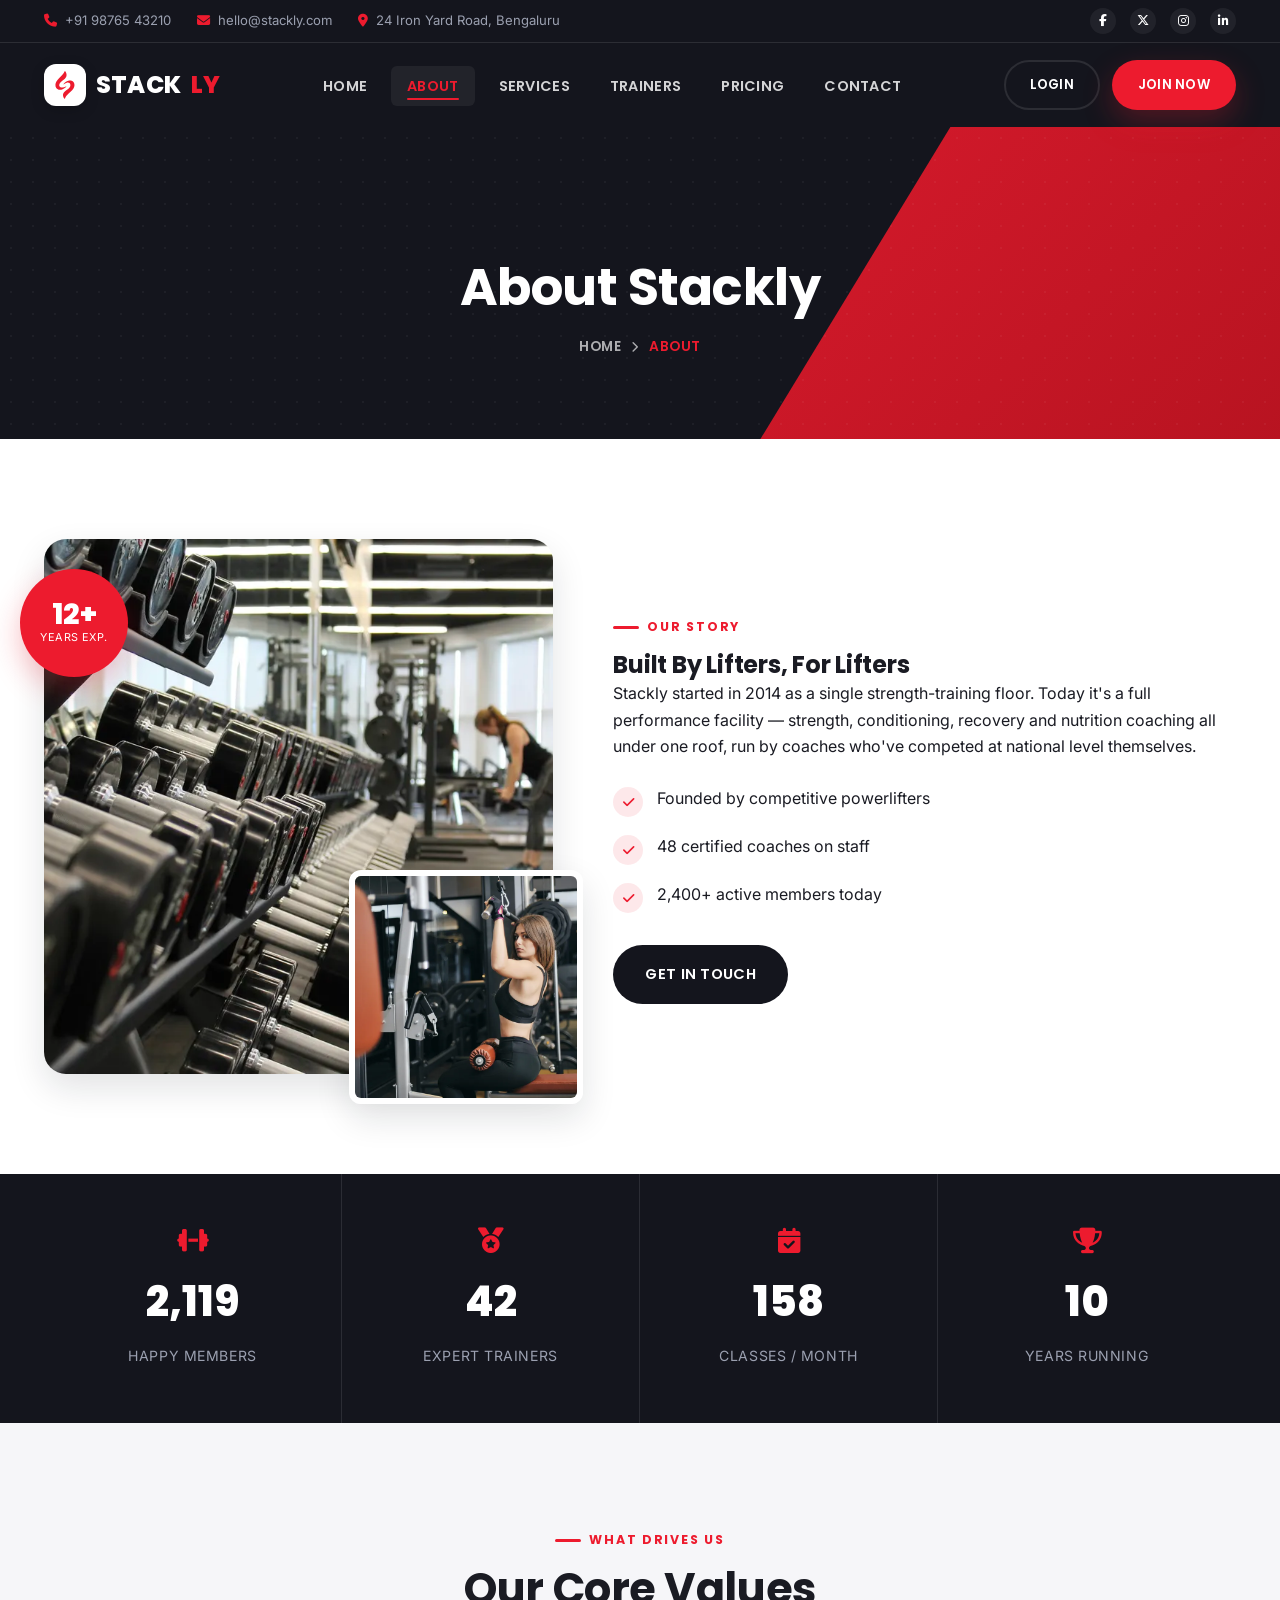
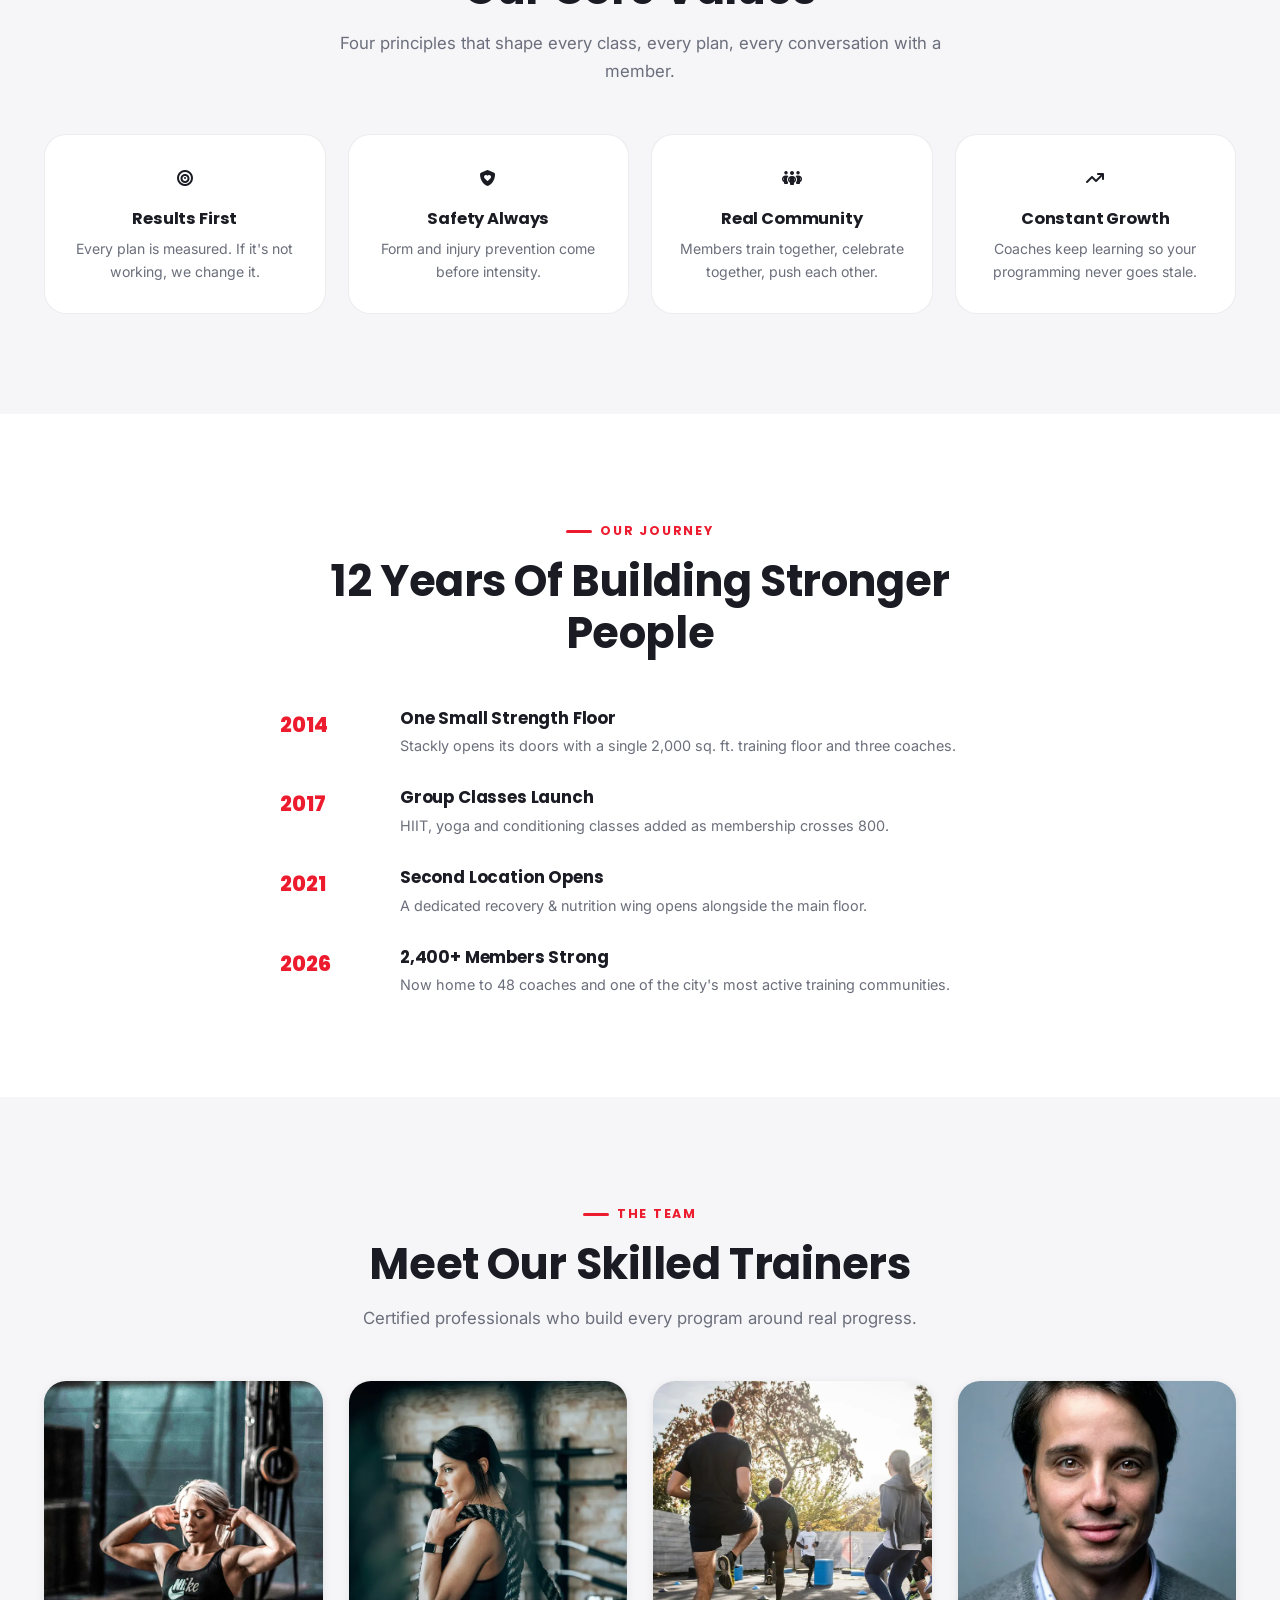
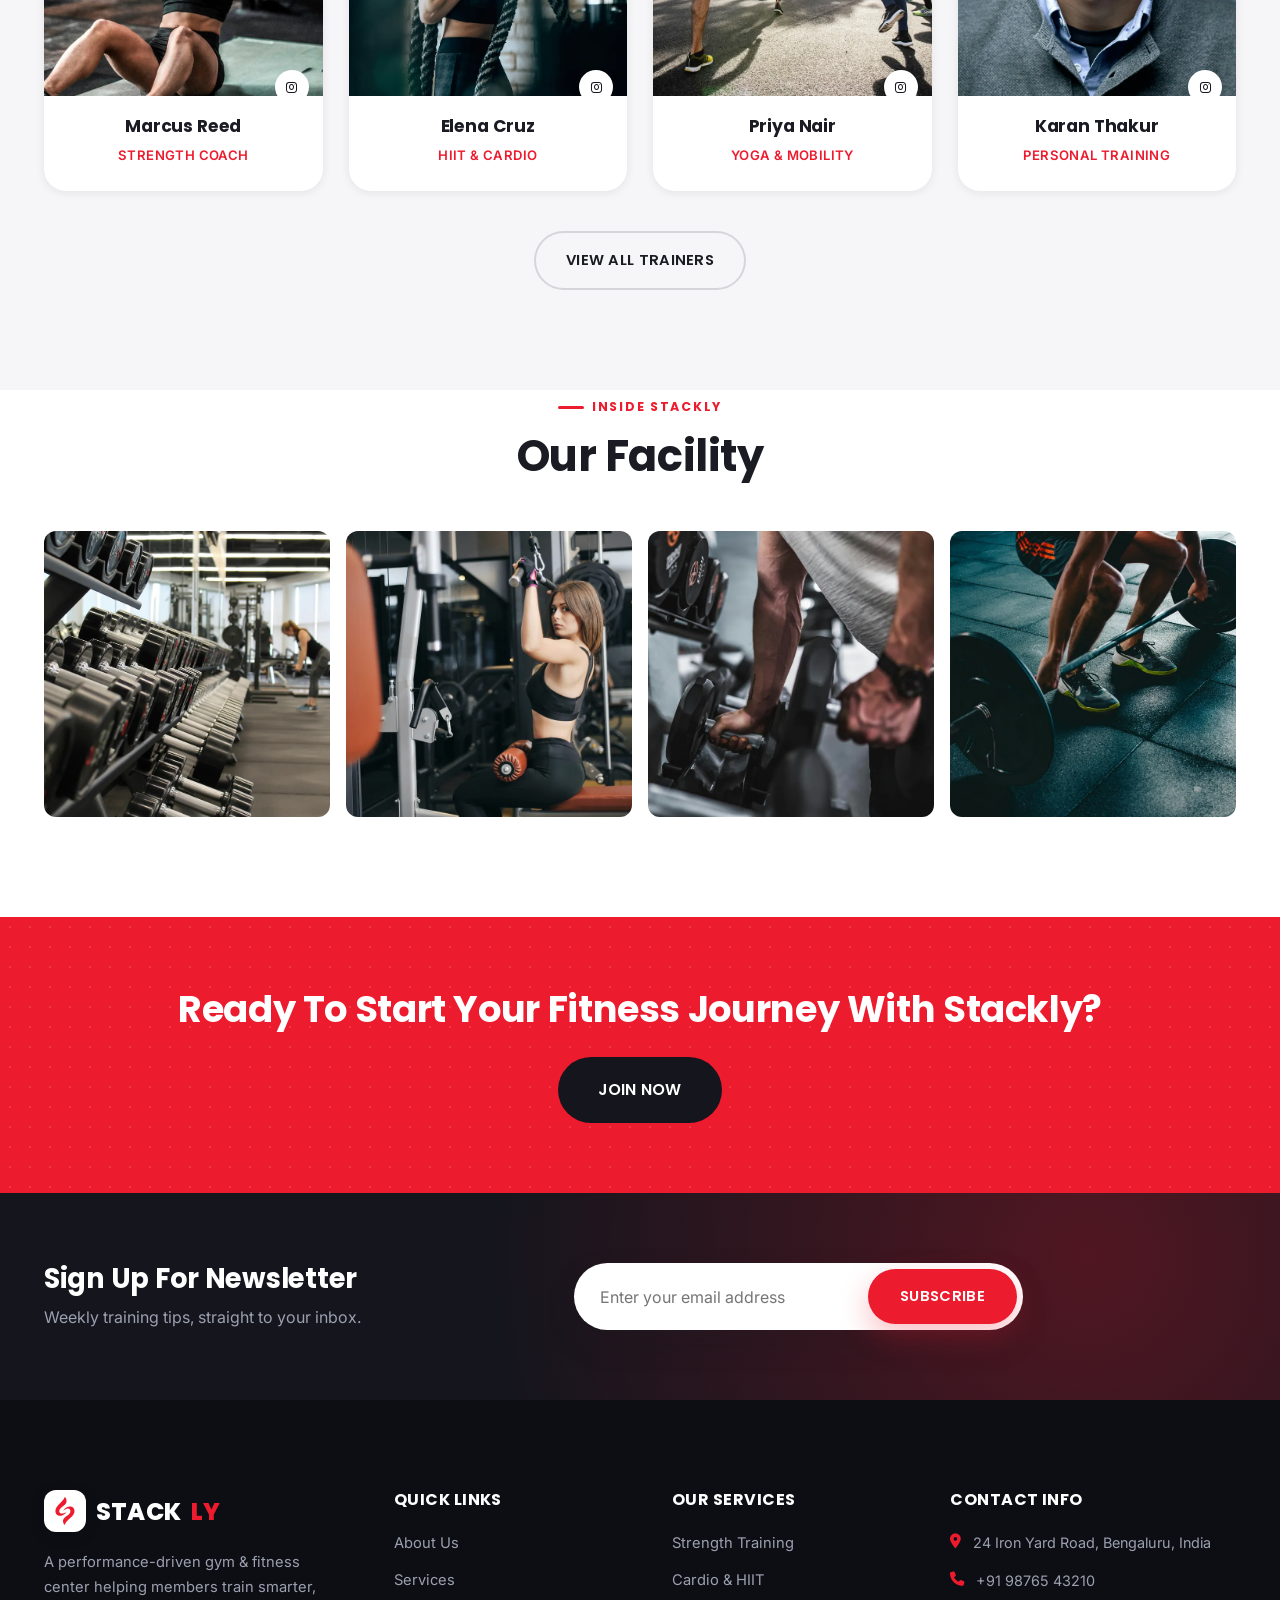
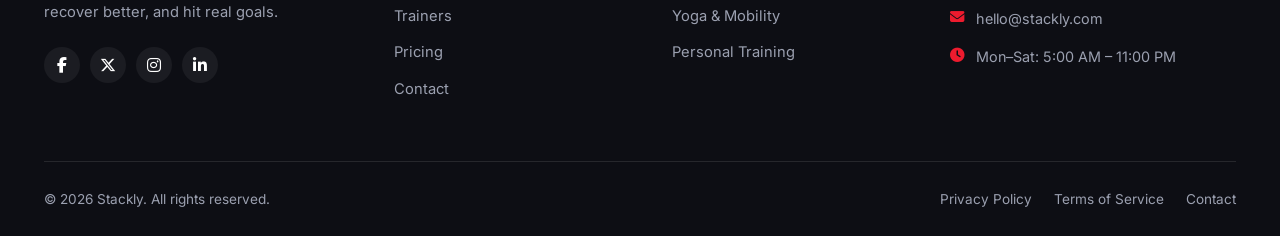
<file: about.html>
<!DOCTYPE html>
<html lang="en">
<head>
<meta charset="UTF-8" />
<meta name="viewport" content="width=device-width, initial-scale=1.0" />
<title>About Us — Stackly</title>
<meta name="description" content="Stackly is a performance gym and fitness center. Learn our story, values and the coaching team behind the training." />
<link rel="preconnect" href="https://fonts.googleapis.com">
<link rel="preconnect" href="https://fonts.gstatic.com" crossorigin>
<link href="https://fonts.googleapis.com/css2?family=Poppins:wght@500;600;700;800&family=Inter:wght@400;500;600;700&display=swap" rel="stylesheet">
<link rel="stylesheet" href="https://cdnjs.cloudflare.com/ajax/libs/font-awesome/6.5.1/css/all.min.css" integrity="sha512-DTOQO9RWCH3ppGqcWaEA1BIZOC6xxalwEsw9c2QQeAIftl+Vegovlnee1c9QX4TctnWMn13TZye+giMm8e2LwA==" crossorigin="anonymous" referrerpolicy="no-referrer" />
<link rel="stylesheet" href="style.css" />
</head>
<body>

<div id="loader" role="status" aria-live="polite">
  <div class="loader-inner">
    <div class="loader-logo">STACK<span>LY</span></div>
    <div class="loader-spinner"><svg viewBox="0 0 100 100"><circle class="track" cx="50" cy="50" r="42"></circle><circle class="active" cx="50" cy="50" r="42"></circle></svg></div>
    <div class="loader-text">Loading…</div>
  </div>
</div>

<div class="topbar">
  <div class="container">
    <div class="topbar-meta">
      <span><i class="fa-solid fa-phone"></i> +91 98765 43210</span>
      <span><i class="fa-solid fa-envelope"></i> hello@stackly.com</span>
      <span><i class="fa-solid fa-location-dot"></i> 24 Iron Yard Road, Bengaluru</span>
    </div>
    <div class="topbar-social">
      <a href="#" aria-label="Facebook"><i class="fa-brands fa-facebook-f"></i></a>
      <a href="#" aria-label="Twitter"><i class="fa-brands fa-x-twitter"></i></a>
      <a href="#" aria-label="Instagram"><i class="fa-brands fa-instagram"></i></a>
      <a href="#" aria-label="LinkedIn"><i class="fa-brands fa-linkedin-in"></i></a>
    </div>
  </div>
</div>

<header class="navbar">
  <div class="container">
    <a href="index.html" class="nav-logo"><span class="bolt"><img src="assets/logo-mark.svg" alt="" class="logo-mark" /></span>STACK<span class="brand-alt">LY</span></a>
    <ul class="nav-links">
      <li><a href="index.html" class="nav-link">Home</a></li>
      <li><a href="about.html" class="nav-link">About</a></li>
      <li><a href="services.html" class="nav-link">Services</a></li>
      <li><a href="trainers.html" class="nav-link">Trainers</a></li>
      <li><a href="pricing.html" class="nav-link">Pricing</a></li>
      <li><a href="contact.html" class="nav-link">Contact</a></li>
    </ul>
    <div class="nav-actions">
      <a href="login.html" class="btn btn-outline nav-login-btn">Login</a>
      <a href="pricing.html" class="btn btn-primary">Join Now</a>
    </div>
    <button class="nav-toggle" aria-label="Toggle menu" aria-expanded="false"><span></span><span></span><span></span></button>
  </div>
</header>

<div class="mobile-overlay">
  <ul class="mobile-links">
    <li><a href="index.html">Home</a></li>
    <li><a href="about.html">About</a></li>
    <li><a href="services.html">Services</a></li>
    <li><a href="trainers.html">Trainers</a></li>
    <li><a href="pricing.html">Pricing</a></li>
    <li><a href="contact.html">Contact</a></li>
  </ul>
  <div class="mobile-actions">
    <a href="login.html" class="btn btn-outline btn-block">Login</a>
    <a href="signup.html" class="btn btn-primary btn-block">Join Now</a>
  </div>
  <div class="mobile-meta">
    <span><i class="fa-solid fa-phone"></i>&nbsp; +91 98765 43210</span>
    <span><i class="fa-solid fa-envelope"></i>&nbsp; hello@stackly.com</span>
  </div>
</div>

<section class="page-hero">
  <div class="container">
    <h1>About Stackly</h1>
    <div class="breadcrumb"><a href="index.html">Home</a><i class="fa-solid fa-chevron-right"></i><span class="current">About</span></div>
  </div>
</section>

<section class="about-teaser">
  <div class="container">
    <div class="teaser-media">
      <div class="teaser-exp-badge"><strong>12+</strong><span>Years Exp.</span></div>
      <div class="teaser-photo-main photo"><img src="assets/photo-1534438327276-14e5300c3a48.webp" alt="Stackly gym floor" loading="lazy" /></div>
      <div class="teaser-photo-float photo"><img src="assets/photo-1571731956672-f2b94d7dd0cb.webp" alt="Athlete lifting weights" loading="lazy" /></div>
    </div>
    <div class="teaser-content">
      <span class="eyebrow">Our Story</span>
      <h2>Built By Lifters, For Lifters</h2>
      <p>Stackly started in 2014 as a single strength-training floor. Today it's a full performance facility — strength, conditioning, recovery and nutrition coaching all under one roof, run by coaches who've competed at national level themselves.</p>
      <ul class="teaser-list">
        <li><i class="fa-solid fa-check"></i> Founded by competitive powerlifters</li>
        <li><i class="fa-solid fa-check"></i> 48 certified coaches on staff</li>
        <li><i class="fa-solid fa-check"></i> 2,400+ active members today</li>
      </ul>
      <a href="contact.html" class="btn btn-dark">Get In Touch</a>
    </div>
  </div>
</section>

<section class="stats-row">
  <div class="container">
    <div class="stat-item"><i class="fa-solid fa-dumbbell"></i><span class="stat-num" data-count="2400">0</span><span class="stat-label">Happy Members</span></div>
    <div class="stat-item"><i class="fa-solid fa-medal"></i><span class="stat-num" data-count="48">0</span><span class="stat-label">Expert Trainers</span></div>
    <div class="stat-item"><i class="fa-solid fa-calendar-check"></i><span class="stat-num" data-count="180">0</span><span class="stat-label">Classes / Month</span></div>
    <div class="stat-item"><i class="fa-solid fa-trophy"></i><span class="stat-num" data-count="12">0</span><span class="stat-label">Years Running</span></div>
  </div>
</section>

<section class="bg-alt" style="padding:100px 0;">
  <div class="container">
    <div class="section-head center">
      <span class="eyebrow">What Drives Us</span>
      <h2>Our Core Values</h2>
      <p>Four principles that shape every class, every plan, every conversation with a member.</p>
    </div>
    <div class="value-grid">
      <div class="value-card reveal reveal-delay-1"><div class="service-icon"><i class="fa-solid fa-bullseye"></i></div><h3>Results First</h3><p>Every plan is measured. If it's not working, we change it.</p></div>
      <div class="value-card reveal reveal-delay-2"><div class="service-icon"><i class="fa-solid fa-shield-heart"></i></div><h3>Safety Always</h3><p>Form and injury prevention come before intensity.</p></div>
      <div class="value-card reveal reveal-delay-3"><div class="service-icon"><i class="fa-solid fa-people-group"></i></div><h3>Real Community</h3><p>Members train together, celebrate together, push each other.</p></div>
      <div class="value-card reveal reveal-delay-4"><div class="service-icon"><i class="fa-solid fa-arrow-trend-up"></i></div><h3>Constant Growth</h3><p>Coaches keep learning so your programming never goes stale.</p></div>
    </div>
  </div>
</section>

<section style="padding:100px 0;">
  <div class="container">
    <div class="section-head center">
      <span class="eyebrow">Our Journey</span>
      <h2>12 Years Of Building Stronger People</h2>
    </div>
    <div class="timeline">
      <div class="timeline-item reveal"><div class="timeline-year">2014</div><div><h3>One Small Strength Floor</h3><p>Stackly opens its doors with a single 2,000 sq. ft. training floor and three coaches.</p></div></div>
      <div class="timeline-item reveal"><div class="timeline-year">2017</div><div><h3>Group Classes Launch</h3><p>HIIT, yoga and conditioning classes added as membership crosses 800.</p></div></div>
      <div class="timeline-item reveal"><div class="timeline-year">2021</div><div><h3>Second Location Opens</h3><p>A dedicated recovery & nutrition wing opens alongside the main floor.</p></div></div>
      <div class="timeline-item reveal"><div class="timeline-year">2026</div><div><h3>2,400+ Members Strong</h3><p>Now home to 48 coaches and one of the city's most active training communities.</p></div></div>
    </div>
  </div>
</section>

<section class="trainers-strip">
  <div class="container">
    <div class="section-head center">
      <span class="eyebrow">The Team</span>
      <h2>Meet Our Skilled Trainers</h2>
      <p>Certified professionals who build every program around real progress.</p>
    </div>
    <div class="trainer-grid">
      <div class="trainer-card reveal reveal-delay-1">
        <div class="trainer-photo photo"><img src="assets/photo-1594381898411-846e7d193883.webp" alt="Marcus Reed" loading="lazy" /><div class="trainer-social"><a href="#"><i class="fa-brands fa-instagram"></i></a><a href="#"><i class="fa-brands fa-facebook-f"></i></a></div></div>
        <div class="trainer-info"><h3>Marcus Reed</h3><span>Strength Coach</span></div>
      </div>
      <div class="trainer-card reveal reveal-delay-2">
        <div class="trainer-photo photo"><img src="assets/photo-1548690312-e3b507d8c110.webp" alt="Elena Cruz" loading="lazy" /><div class="trainer-social"><a href="#"><i class="fa-brands fa-instagram"></i></a><a href="#"><i class="fa-brands fa-facebook-f"></i></a></div></div>
        <div class="trainer-info"><h3>Elena Cruz</h3><span>HIIT & Cardio</span></div>
      </div>
      <div class="trainer-card reveal reveal-delay-3">
        <div class="trainer-photo photo"><img src="assets/photo-1607962837359-5e7e89f86776.webp" alt="Priya Nair" loading="lazy" /><div class="trainer-social"><a href="#"><i class="fa-brands fa-instagram"></i></a><a href="#"><i class="fa-brands fa-facebook-f"></i></a></div></div>
        <div class="trainer-info"><h3>Priya Nair</h3><span>Yoga & Mobility</span></div>
      </div>
      <div class="trainer-card reveal reveal-delay-4">
        <div class="trainer-photo photo"><img src="assets/photo-1500648767791-00dcc994a43e.webp" alt="Karan Thakur" loading="lazy" /><div class="trainer-social"><a href="#"><i class="fa-brands fa-instagram"></i></a><a href="#"><i class="fa-brands fa-facebook-f"></i></a></div></div>
        <div class="trainer-info"><h3>Karan Thakur</h3><span>Personal Training</span></div>
      </div>
    </div>
    <div style="text-align:center; margin-top:40px;"><a href="trainers.html" class="btn btn-outline">View All Trainers</a></div>
  </div>
</section>

<section style="padding:0 0 100px;">
  <div class="container">
    <div class="section-head center">
      <span class="eyebrow">Inside Stackly</span>
      <h2>Our Facility</h2>
    </div>
    <div class="gallery-grid">
      <a href="#" class="photo"><img src="assets/photo-1534438327276-14e5300c3a48.webp" alt="Gym floor" loading="lazy" /></a>
      <a href="#" class="photo"><img src="assets/photo-1571731956672-f2b94d7dd0cb.webp" alt="Weights rack" loading="lazy" /></a>
      <a href="#" class="photo"><img src="assets/photo-1583454110551-21f2fa2afe61.webp" alt="Cardio zone" loading="lazy" /></a>
      <a href="#" class="photo"><img src="assets/photo-1517836357463-d25dfeac3438.webp" alt="Training session" loading="lazy" /></a>
    </div>
  </div>
</section>

<section class="cta-band">
  <div class="container">
    <h2>Ready To Start Your Fitness Journey With Stackly?</h2>
    <a href="pricing.html" class="btn btn-dark btn-lg">Join Now</a>
  </div>
</section>

<section class="newsletter-band">
  <div class="container">
    <div class="newsletter-copy"><h2>Sign Up For Newsletter</h2><p>Weekly training tips, straight to your inbox.</p></div>
    <form class="newsletter-form"><input type="email" placeholder="Enter your email address" required /><button type="submit" class="btn btn-primary">Subscribe</button></form>
    <span class="form-msg"></span>
  </div>
</section>

<footer class="footer">
  <div class="container">
    <div class="footer-grid">
      <div class="footer-brand">
        <a href="index.html" class="nav-logo"><span class="bolt"><img src="assets/logo-mark.svg" alt="" class="logo-mark" /></span>STACK<span class="brand-alt">LY</span></a>
        <p>A performance-driven gym & fitness center helping members train smarter, recover better, and hit real goals.</p>
        <div class="footer-social"><a href="#"><i class="fa-brands fa-facebook-f"></i></a><a href="#"><i class="fa-brands fa-x-twitter"></i></a><a href="#"><i class="fa-brands fa-instagram"></i></a><a href="#"><i class="fa-brands fa-linkedin-in"></i></a></div>
      </div>
      <div class="footer-col"><h4>Quick Links</h4><div class="footer-links"><a href="about.html">About Us</a><a href="services.html">Services</a><a href="trainers.html">Trainers</a><a href="pricing.html">Pricing</a><a href="contact.html">Contact</a></div></div>
      <div class="footer-col">
        <h4>Our Services</h4>
        <div class="footer-links"><a href="services.html#strength">Strength Training</a><a href="services.html#cardio">Cardio & HIIT</a><a href="services.html#yoga">Yoga & Mobility</a><a href="services.html#personal">Personal Training</a></div>
      </div>
      <div class="footer-col">
        <h4>Contact Info</h4>
        <ul class="footer-contact">
          <li><i class="fa-solid fa-location-dot"></i> 24 Iron Yard Road, Bengaluru, India</li>
          <li><i class="fa-solid fa-phone"></i> +91 98765 43210</li>
          <li><i class="fa-solid fa-envelope"></i> hello@stackly.com</li>
          <li><i class="fa-solid fa-clock"></i> Mon–Sat: 5:00 AM – 11:00 PM</li>
        </ul>
      </div>
    </div>
    <div class="footer-bottom">
      <span>© <span class="copyright-year">2026</span> Stackly. All rights reserved.</span>
      <div class="legal-links"><a href="#">Privacy Policy</a><a href="#">Terms of Service</a><a href="contact.html">Contact</a></div>
    </div>
  </div>
</footer>

<button class="scroll-top" aria-label="Scroll to top"><i class="fa-solid fa-arrow-up"></i></button>
<script src="script.js"></script>
</body>
</html>
</file>
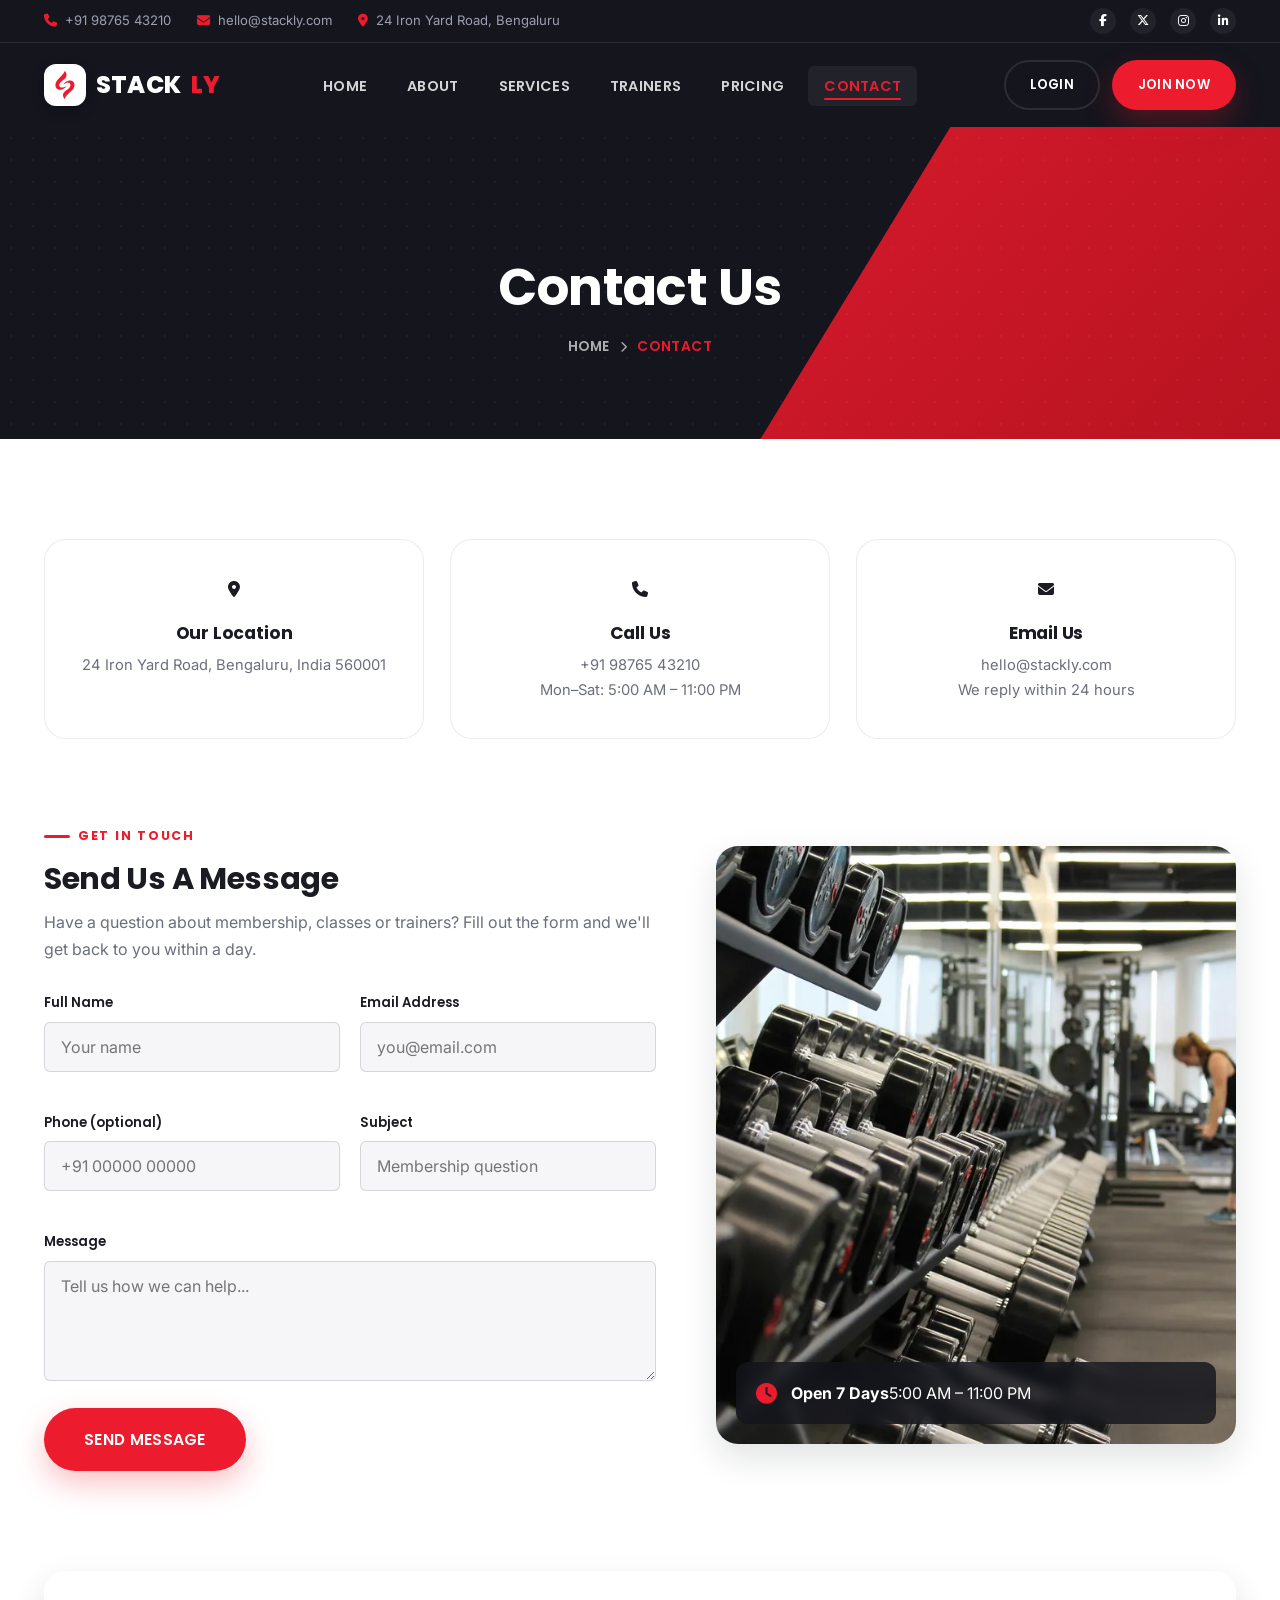
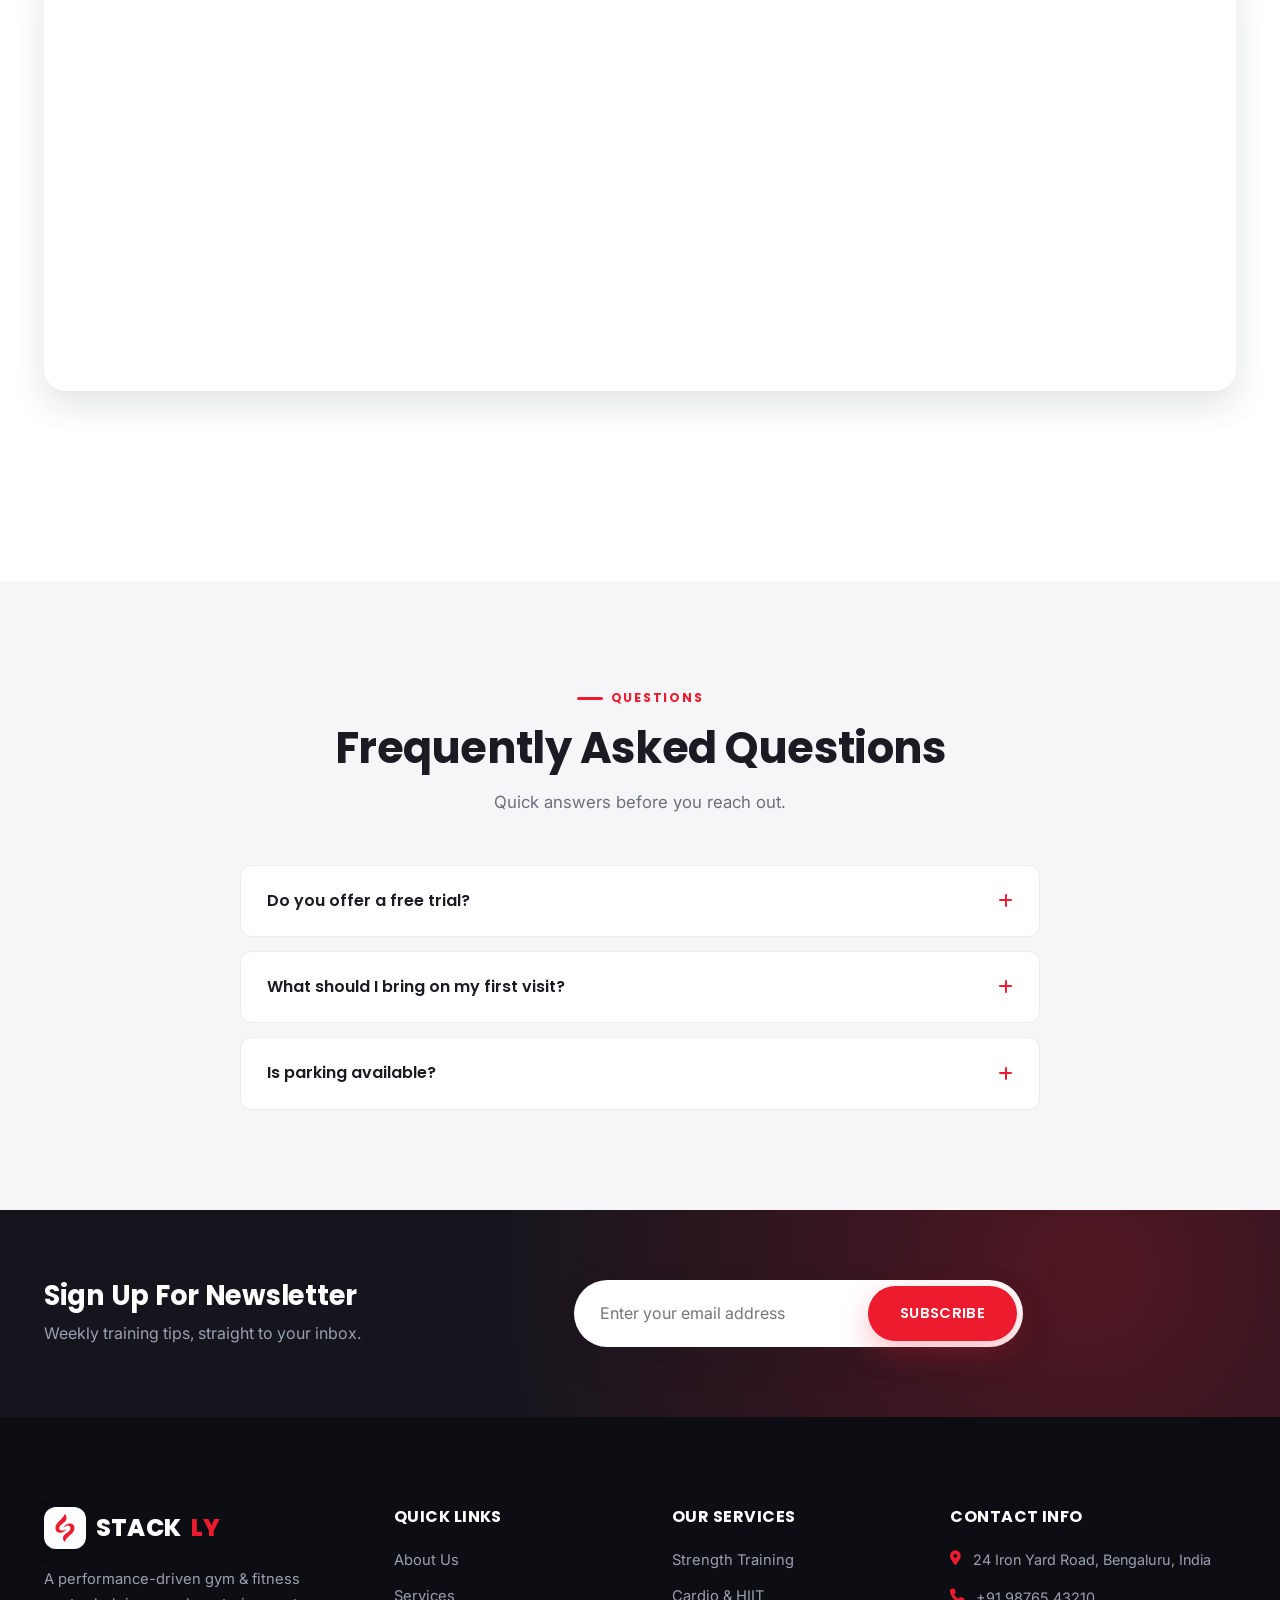
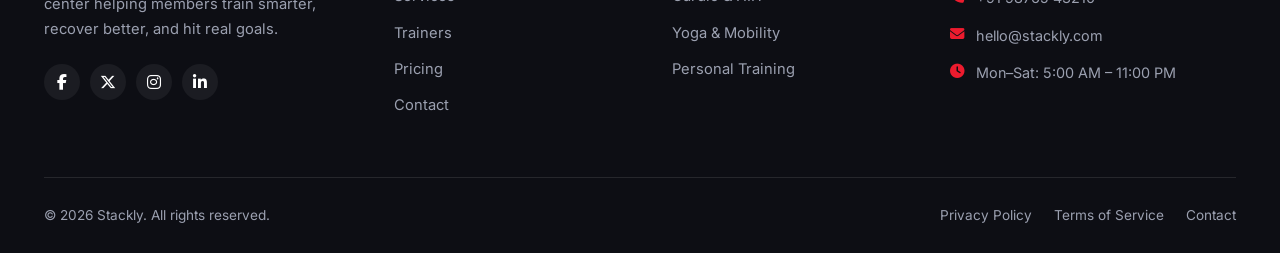
<file: contact.html>
<!DOCTYPE html>
<html lang="en">
<head>
<meta charset="UTF-8" />
<meta name="viewport" content="width=device-width, initial-scale=1.0" />
<title>Contact Us — Stackly</title>
<meta name="description" content="Get in touch with Stackly — visit our gym, call, email, or send us a message to start your training journey." />
<link rel="preconnect" href="https://fonts.googleapis.com">
<link rel="preconnect" href="https://fonts.gstatic.com" crossorigin>
<link href="https://fonts.googleapis.com/css2?family=Poppins:wght@500;600;700;800&family=Inter:wght@400;500;600;700&display=swap" rel="stylesheet">
<link rel="stylesheet" href="https://cdnjs.cloudflare.com/ajax/libs/font-awesome/6.5.1/css/all.min.css" integrity="sha512-DTOQO9RWCH3ppGqcWaEA1BIZOC6xxalwEsw9c2QQeAIftl+Vegovlnee1c9QX4TctnWMn13TZye+giMm8e2LwA==" crossorigin="anonymous" referrerpolicy="no-referrer" />
<link rel="stylesheet" href="style.css" />
</head>
<body>

<div id="loader" role="status" aria-live="polite">
  <div class="loader-inner">
    <div class="loader-logo">STACK<span>LY</span></div>
    <div class="loader-spinner"><svg viewBox="0 0 100 100"><circle class="track" cx="50" cy="50" r="42"></circle><circle class="active" cx="50" cy="50" r="42"></circle></svg></div>
    <div class="loader-text">Loading…</div>
  </div>
</div>

<div class="topbar">
  <div class="container">
    <div class="topbar-meta">
      <span><i class="fa-solid fa-phone"></i> +91 98765 43210</span>
      <span><i class="fa-solid fa-envelope"></i> hello@stackly.com</span>
      <span><i class="fa-solid fa-location-dot"></i> 24 Iron Yard Road, Bengaluru</span>
    </div>
    <div class="topbar-social">
      <a href="#" aria-label="Facebook"><i class="fa-brands fa-facebook-f"></i></a>
      <a href="#" aria-label="Twitter"><i class="fa-brands fa-x-twitter"></i></a>
      <a href="#" aria-label="Instagram"><i class="fa-brands fa-instagram"></i></a>
      <a href="#" aria-label="LinkedIn"><i class="fa-brands fa-linkedin-in"></i></a>
    </div>
  </div>
</div>

<header class="navbar">
  <div class="container">
    <a href="index.html" class="nav-logo"><span class="bolt"><img src="assets/logo-mark.svg" alt="" class="logo-mark" /></span>STACK<span class="brand-alt">LY</span></a>
    <ul class="nav-links">
      <li><a href="index.html" class="nav-link">Home</a></li>
      <li><a href="about.html" class="nav-link">About</a></li>
      <li><a href="services.html" class="nav-link">Services</a></li>
      <li><a href="trainers.html" class="nav-link">Trainers</a></li>
      <li><a href="pricing.html" class="nav-link">Pricing</a></li>
      <li><a href="contact.html" class="nav-link">Contact</a></li>
    </ul>
    <div class="nav-actions">
      <a href="login.html" class="btn btn-outline nav-login-btn">Login</a>
      <a href="pricing.html" class="btn btn-primary">Join Now</a>
    </div>
    <button class="nav-toggle" aria-label="Toggle menu" aria-expanded="false"><span></span><span></span><span></span></button>
  </div>
</header>

<div class="mobile-overlay">
  <ul class="mobile-links">
    <li><a href="index.html">Home</a></li>
    <li><a href="about.html">About</a></li>
    <li><a href="services.html">Services</a></li>
    <li><a href="trainers.html">Trainers</a></li>
    <li><a href="pricing.html">Pricing</a></li>
    <li><a href="contact.html">Contact</a></li>
  </ul>
  <div class="mobile-actions">
    <a href="login.html" class="btn btn-outline btn-block">Login</a>
    <a href="signup.html" class="btn btn-primary btn-block">Join Now</a>
  </div>
  <div class="mobile-meta">
    <span><i class="fa-solid fa-phone"></i>&nbsp; +91 98765 43210</span>
    <span><i class="fa-solid fa-envelope"></i>&nbsp; hello@stackly.com</span>
  </div>
</div>

<section class="page-hero">
  <div class="container">
    <h1>Contact Us</h1>
    <div class="breadcrumb"><a href="index.html">Home</a><i class="fa-solid fa-chevron-right"></i><span class="current">Contact</span></div>
  </div>
</section>

<section style="padding:100px 0 0;">
  <div class="container">
    <div class="contact-info-grid">
      <div class="contact-info-card reveal reveal-delay-1"><div class="service-icon"><i class="fa-solid fa-location-dot"></i></div><h3>Our Location</h3><p>24 Iron Yard Road, Bengaluru, India 560001</p></div>
      <div class="contact-info-card reveal reveal-delay-2"><div class="service-icon"><i class="fa-solid fa-phone"></i></div><h3>Call Us</h3><p>+91 98765 43210<br>Mon–Sat: 5:00 AM – 11:00 PM</p></div>
      <div class="contact-info-card reveal reveal-delay-3"><div class="service-icon"><i class="fa-solid fa-envelope"></i></div><h3>Email Us</h3><p>hello@stackly.com<br>We reply within 24 hours</p></div>
    </div>
  </div>
</section>

<section style="padding:0;">
  <div class="container">
    <div class="contact-main">
      <div class="contact-form-wrap">
        <span class="eyebrow">Get In Touch</span>
        <h2>Send Us A Message</h2>
        <p>Have a question about membership, classes or trainers? Fill out the form and we'll get back to you within a day.</p>
        <form id="contact-form" novalidate>
          <div class="form-grid">
            <div class="field"><label for="name">Full Name</label><input type="text" id="name" name="name" placeholder="Your name" /><span class="error-msg"></span></div>
            <div class="field"><label for="email">Email Address</label><input type="email" id="email" name="email" placeholder="you@email.com" /><span class="error-msg"></span></div>
            <div class="field"><label for="phone">Phone (optional)</label><input type="tel" id="phone" name="phone" placeholder="+91 00000 00000" /><span class="error-msg"></span></div>
            <div class="field"><label for="subject">Subject</label><input type="text" id="subject" name="subject" placeholder="Membership question" /><span class="error-msg"></span></div>
            <div class="field full"><label for="message">Message</label><textarea id="message" name="message" placeholder="Tell us how we can help..."></textarea><span class="error-msg"></span></div>
          </div>
          <button type="submit" class="btn btn-primary btn-lg">Send Message</button>
          <div class="form-status"></div>
        </form>
      </div>
      <div class="contact-media photo">
        <img src="assets/photo-1534438327276-14e5300c3a48.webp" alt="Stackly reception and gym floor" loading="lazy" />
        <div class="contact-media-badge"><i class="fa-solid fa-clock"></i><div><strong>Open 7 Days</strong><span>5:00 AM – 11:00 PM</span></div></div>
      </div>
    </div>
  </div>
</section>

<section style="padding:0 0 100px;">
  <div class="container">
    <div class="map-wrap">
      <iframe src="https://www.openstreetmap.org/export/embed.html?bbox=77.590%2C12.970%2C77.650%2C13.010&layer=mapnik" title="Stackly location map" loading="lazy"></iframe>
    </div>
  </div>
</section>

<section class="bg-alt" style="padding:100px 0;">
  <div class="container">
    <div class="section-head center">
      <span class="eyebrow">Questions</span>
      <h2>Frequently Asked Questions</h2>
      <p>Quick answers before you reach out.</p>
    </div>
    <div class="faq-list">
      <div class="faq-item">
        <div class="faq-question">Do you offer a free trial? <i class="fa-solid fa-plus"></i></div>
        <div class="faq-answer"><p>Yes, a free 1-day trial pass is available for first-time visitors — just call ahead to book.</p></div>
      </div>
      <div class="faq-item">
        <div class="faq-question">What should I bring on my first visit? <i class="fa-solid fa-plus"></i></div>
        <div class="faq-answer"><p>Comfortable workout clothes, shoes, and a water bottle. We provide towels and equipment.</p></div>
      </div>
      <div class="faq-item">
        <div class="faq-question">Is parking available? <i class="fa-solid fa-plus"></i></div>
        <div class="faq-answer"><p>Yes, free on-site parking is available for all members and visitors.</p></div>
      </div>
    </div>
  </div>
</section>

<section class="newsletter-band">
  <div class="container">
    <div class="newsletter-copy"><h2>Sign Up For Newsletter</h2><p>Weekly training tips, straight to your inbox.</p></div>
    <form class="newsletter-form"><input type="email" placeholder="Enter your email address" required /><button type="submit" class="btn btn-primary">Subscribe</button></form>
    <span class="form-msg"></span>
  </div>
</section>

<footer class="footer">
  <div class="container">
    <div class="footer-grid">
      <div class="footer-brand">
        <a href="index.html" class="nav-logo"><span class="bolt"><img src="assets/logo-mark.svg" alt="" class="logo-mark" /></span>STACK<span class="brand-alt">LY</span></a>
        <p>A performance-driven gym & fitness center helping members train smarter, recover better, and hit real goals.</p>
        <div class="footer-social"><a href="#"><i class="fa-brands fa-facebook-f"></i></a><a href="#"><i class="fa-brands fa-x-twitter"></i></a><a href="#"><i class="fa-brands fa-instagram"></i></a><a href="#"><i class="fa-brands fa-linkedin-in"></i></a></div>
      </div>
      <div class="footer-col"><h4>Quick Links</h4><div class="footer-links"><a href="about.html">About Us</a><a href="services.html">Services</a><a href="trainers.html">Trainers</a><a href="pricing.html">Pricing</a><a href="contact.html">Contact</a></div></div>
      <div class="footer-col">
        <h4>Our Services</h4>
        <div class="footer-links"><a href="services.html#strength">Strength Training</a><a href="services.html#cardio">Cardio & HIIT</a><a href="services.html#yoga">Yoga & Mobility</a><a href="services.html#personal">Personal Training</a></div>
      </div>
      <div class="footer-col">
        <h4>Contact Info</h4>
        <ul class="footer-contact">
          <li><i class="fa-solid fa-location-dot"></i> 24 Iron Yard Road, Bengaluru, India</li>
          <li><i class="fa-solid fa-phone"></i> +91 98765 43210</li>
          <li><i class="fa-solid fa-envelope"></i> hello@stackly.com</li>
          <li><i class="fa-solid fa-clock"></i> Mon–Sat: 5:00 AM – 11:00 PM</li>
        </ul>
      </div>
    </div>
    <div class="footer-bottom">
      <span>© <span class="copyright-year">2026</span> Stackly. All rights reserved.</span>
      <div class="legal-links"><a href="#">Privacy Policy</a><a href="#">Terms of Service</a><a href="contact.html">Contact</a></div>
    </div>
  </div>
</footer>

<button class="scroll-top" aria-label="Scroll to top"><i class="fa-solid fa-arrow-up"></i></button>
<script src="script.js"></script>
</body>
</html>
</file>
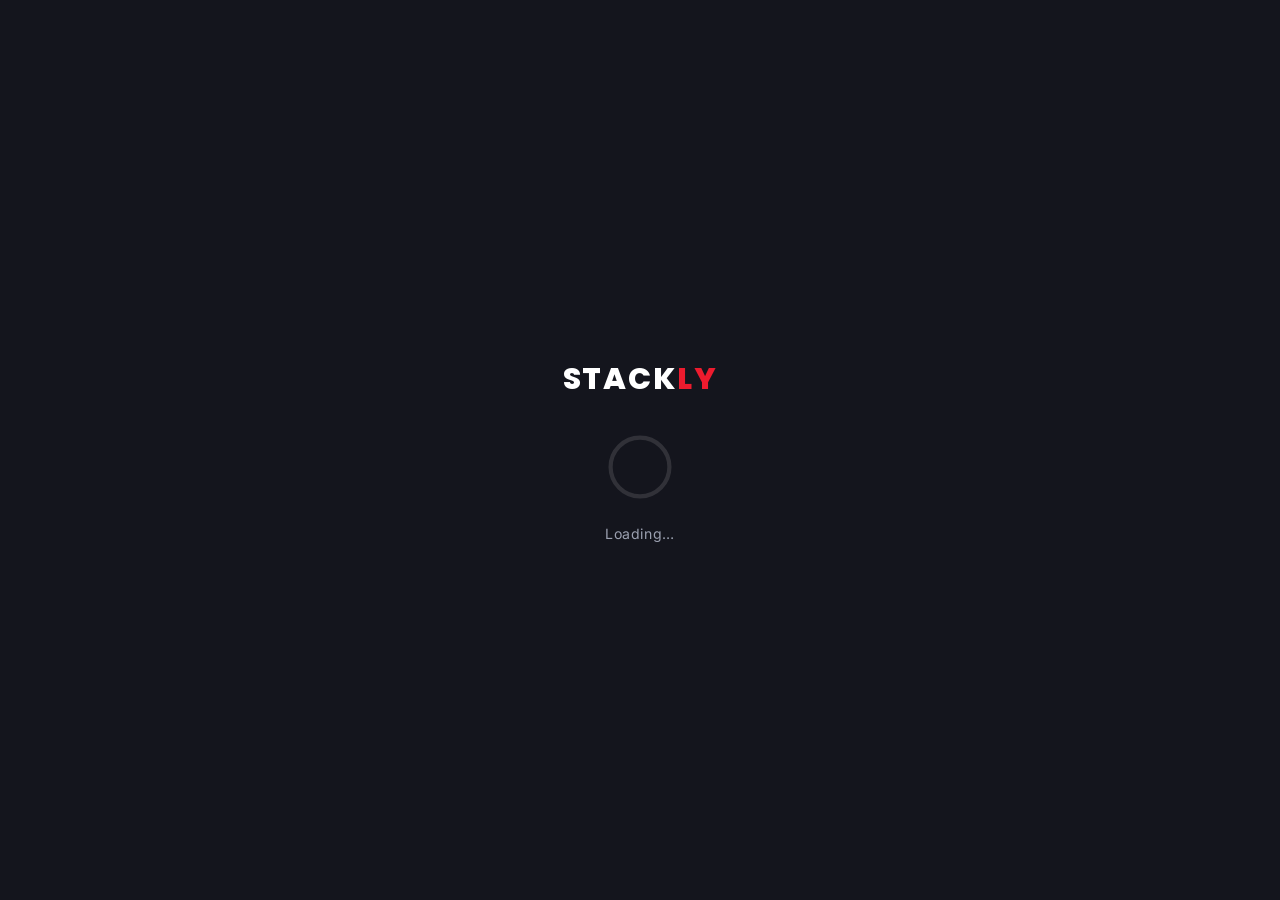
<file: login.html>
<!DOCTYPE html>
<html lang="en">
<head>
<meta charset="UTF-8" />
<meta name="viewport" content="width=device-width, initial-scale=1.0" />
<title>Login — Stackly</title>
<meta name="description" content="Log in to your Stackly member account to book classes, track progress and manage your membership." />
<link rel="preconnect" href="https://fonts.googleapis.com">
<link rel="preconnect" href="https://fonts.gstatic.com" crossorigin>
<link href="https://fonts.googleapis.com/css2?family=Poppins:wght@500;600;700;800&family=Inter:wght@400;500;600;700&display=swap" rel="stylesheet">
<link rel="stylesheet" href="https://cdnjs.cloudflare.com/ajax/libs/font-awesome/6.5.1/css/all.min.css" integrity="sha512-DTOQO9RWCH3ppGqcWaEA1BIZOC6xxalwEsw9c2QQeAIftl+Vegovlnee1c9QX4TctnWMn13TZye+giMm8e2LwA==" crossorigin="anonymous" referrerpolicy="no-referrer" />
<link rel="stylesheet" href="style.css" />
</head>
<body>

<div id="loader" role="status" aria-live="polite">
  <div class="loader-inner">
    <div class="loader-logo">STACK<span>LY</span></div>
    <div class="loader-spinner"><svg viewBox="0 0 100 100"><circle class="track" cx="50" cy="50" r="42"></circle><circle class="active" cx="50" cy="50" r="42"></circle></svg></div>
    <div class="loader-text">Loading…</div>
  </div>
</div>

<main class="auth-page">
  <a href="index.html" class="auth-close" aria-label="Close and return to home"><i class="fa-solid fa-xmark"></i></a>
  <div class="auth-visual">
    <img src="assets/photo-1571019613454-1cb2f99b2d8b.webp" alt="Athlete training at Stackly" loading="lazy" />
    <div class="auth-visual-content">
      <a href="index.html" class="nav-logo"><span class="bolt"><img src="assets/logo-mark.svg" alt="" class="logo-mark" /></span>STACK<span class="brand-alt">LY</span></a>
      <h2>Welcome Back. Let's Get Moving.</h2>
      <p>Log in to book classes, track your progress and manage your membership — all in one place.</p>
    </div>
  </div>

  <div class="auth-form-side">
    <div class="auth-form-box">
      <span class="eyebrow">Member Login</span>
      <h1>Log In</h1>
      <p>New to Stackly? <a href="signup.html" style="color:var(--accent); font-weight:600;">Create an account</a></p>

      <form id="login-form" novalidate>
        <div class="role-toggle">
          <input type="radio" id="role-user" name="role" value="user" checked />
          <label for="role-user"><i class="fa-solid fa-user"></i> Member Login</label>
          <input type="radio" id="role-admin" name="role" value="admin" />
          <label for="role-admin"><i class="fa-solid fa-user-shield"></i> Admin Login</label>
        </div>

        <div class="field">
          <label for="login-email">Email Address</label>
          <input type="email" id="login-email" name="email" placeholder="you@example.com" autocomplete="email" required />
          <span class="error-msg">Enter a valid email address.</span>
        </div>

        <div class="field password-field">
          <label for="login-password">Password</label>
          <input type="password" id="login-password" name="password" placeholder="Enter your password" autocomplete="current-password" required />
          <button type="button" class="password-toggle" data-target="login-password" aria-label="Show password"><i class="fa-solid fa-eye"></i></button>
          <span class="error-msg">Password must be at least 6 characters.</span>
        </div>

        <div class="form-row-split">
          <label class="checkbox-row"><input type="checkbox" name="remember" /> Remember me</label>
          <a href="#" class="forgot-link">Forgot password?</a>
        </div>

        <button type="submit" class="btn btn-primary btn-block btn-lg">Log In</button>
        <div class="form-status"></div>
      </form>

      <div class="auth-divider">or continue with</div>
      <div class="social-auth">
        <button type="button"><i class="fa-brands fa-google"></i> Google</button>
        <button type="button"><i class="fa-brands fa-apple"></i> Apple</button>
      </div>

      <p class="auth-switch">Select "Admin Login" above to sign in as facility staff.</p>
    </div>
  </div>
</main>

<script src="script.js"></script>
</body>
</html>
</file>
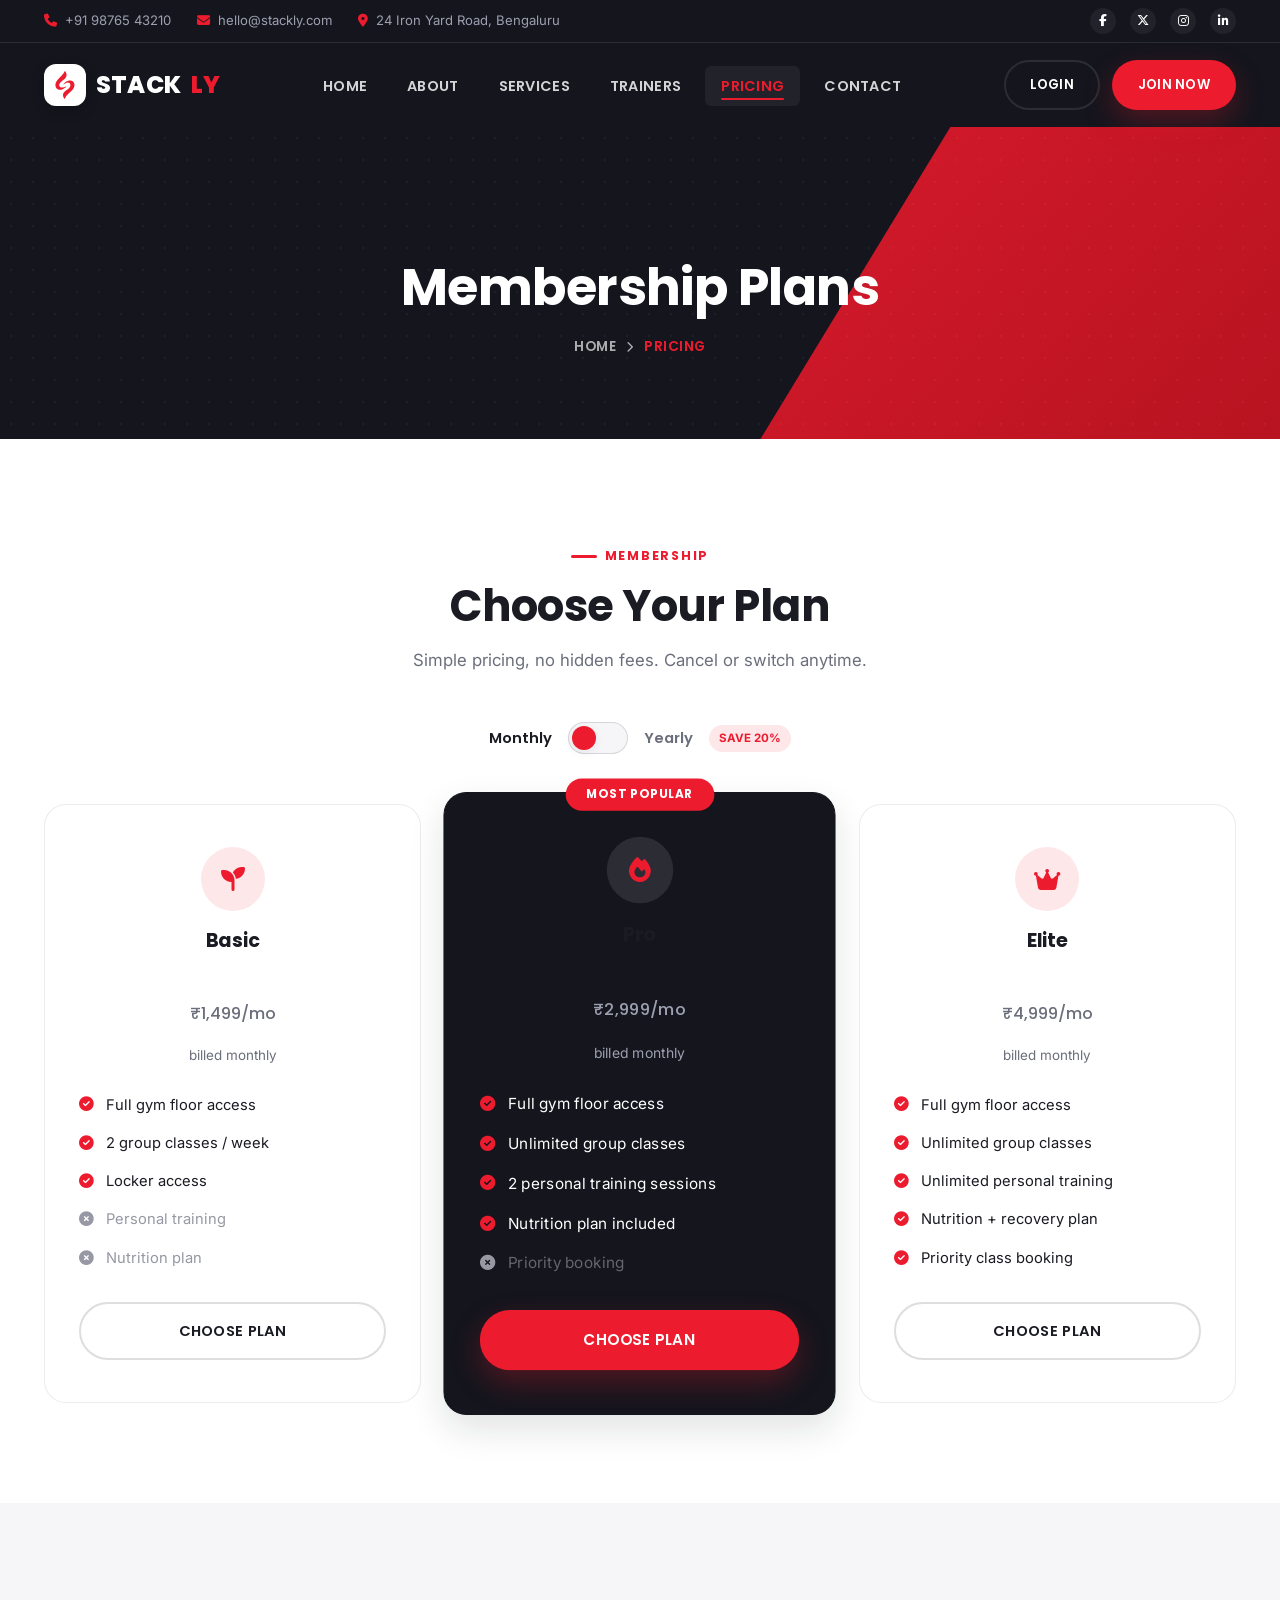
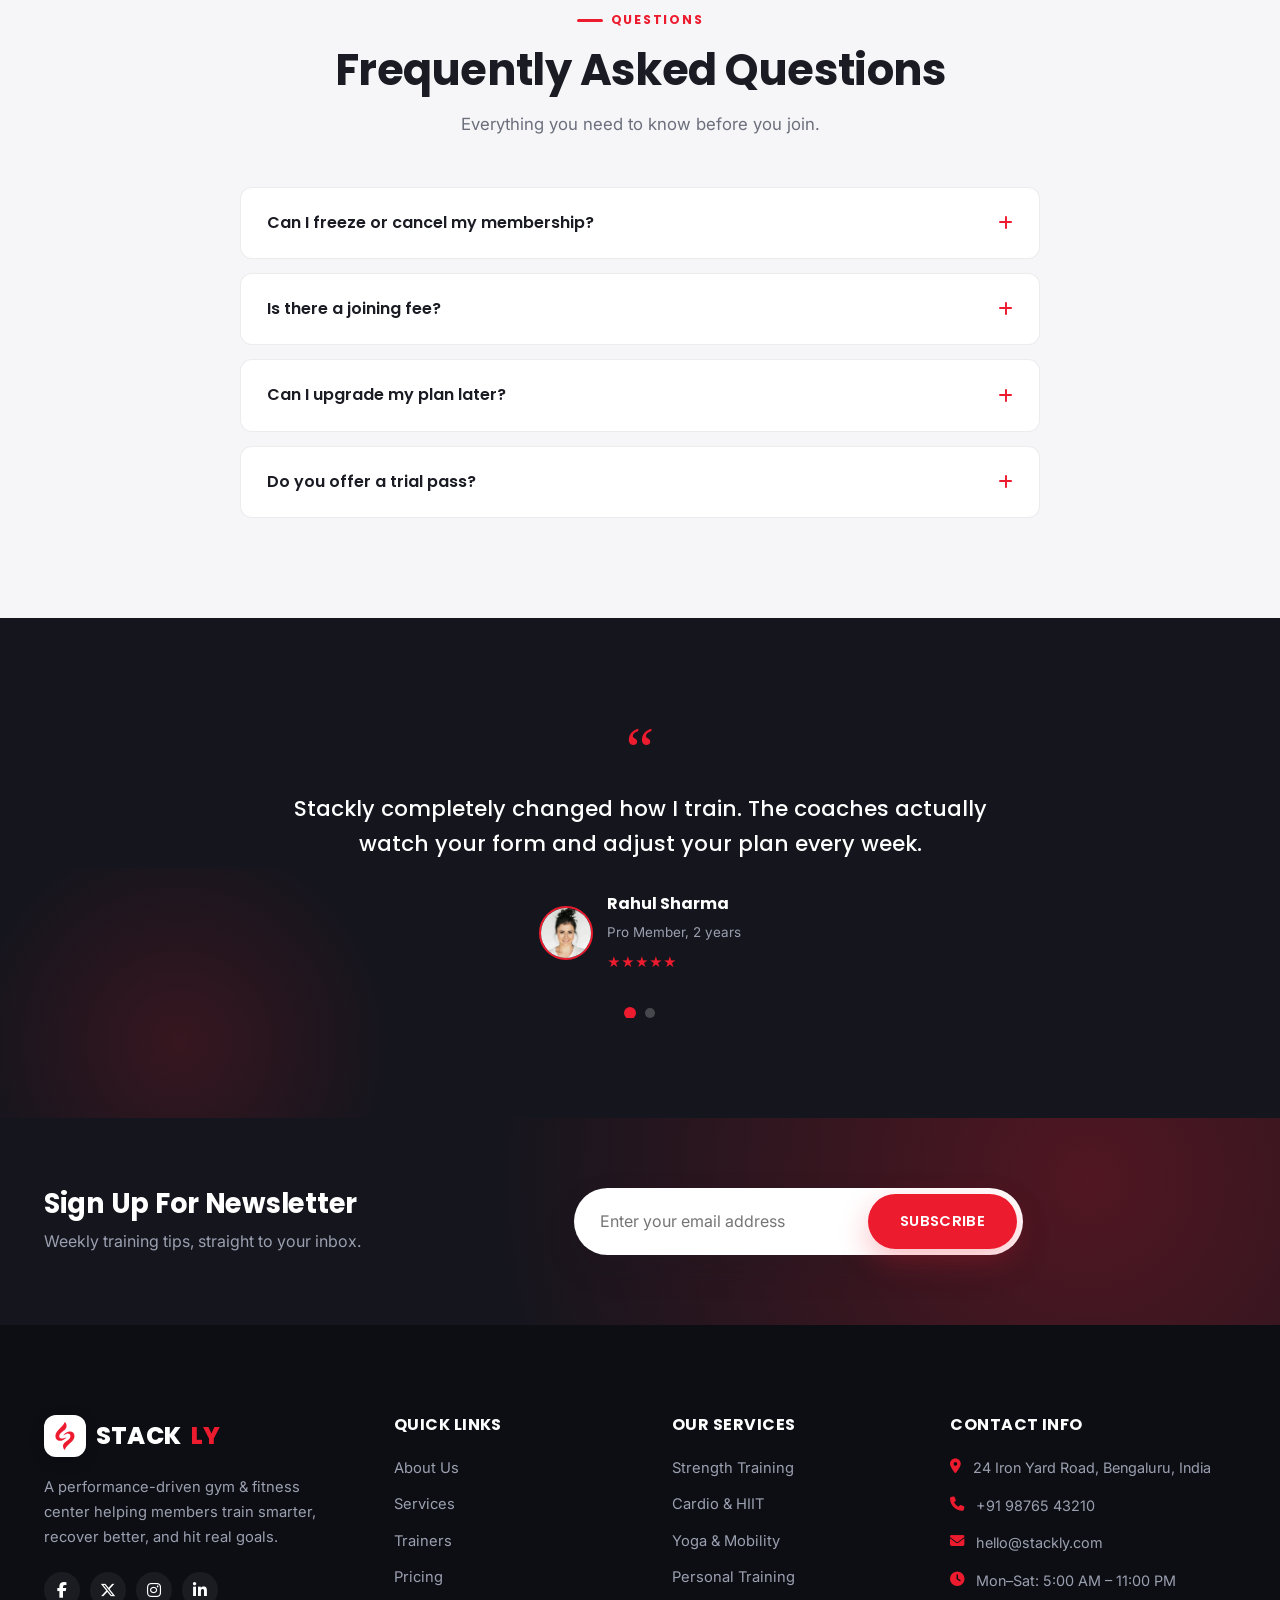
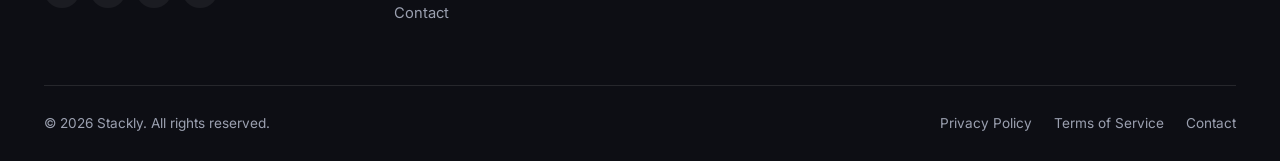
<file: pricing.html>
<!DOCTYPE html>
<html lang="en">
<head>
<meta charset="UTF-8" />
<meta name="viewport" content="width=device-width, initial-scale=1.0" />
<title>Membership Plans — Stackly</title>
<meta name="description" content="Simple, flexible Stackly membership plans — Basic, Pro and Elite. No hidden fees, cancel anytime." />
<link rel="preconnect" href="https://fonts.googleapis.com">
<link rel="preconnect" href="https://fonts.gstatic.com" crossorigin>
<link href="https://fonts.googleapis.com/css2?family=Poppins:wght@500;600;700;800&family=Inter:wght@400;500;600;700&display=swap" rel="stylesheet">
<link rel="stylesheet" href="https://cdnjs.cloudflare.com/ajax/libs/font-awesome/6.5.1/css/all.min.css" integrity="sha512-DTOQO9RWCH3ppGqcWaEA1BIZOC6xxalwEsw9c2QQeAIftl+Vegovlnee1c9QX4TctnWMn13TZye+giMm8e2LwA==" crossorigin="anonymous" referrerpolicy="no-referrer" />
<link rel="stylesheet" href="style.css" />
</head>
<body>

<div id="loader" role="status" aria-live="polite">
  <div class="loader-inner">
    <div class="loader-logo">STACK<span>LY</span></div>
    <div class="loader-spinner"><svg viewBox="0 0 100 100"><circle class="track" cx="50" cy="50" r="42"></circle><circle class="active" cx="50" cy="50" r="42"></circle></svg></div>
    <div class="loader-text">Loading…</div>
  </div>
</div>

<div class="topbar">
  <div class="container">
    <div class="topbar-meta">
      <span><i class="fa-solid fa-phone"></i> +91 98765 43210</span>
      <span><i class="fa-solid fa-envelope"></i> hello@stackly.com</span>
      <span><i class="fa-solid fa-location-dot"></i> 24 Iron Yard Road, Bengaluru</span>
    </div>
    <div class="topbar-social">
      <a href="#" aria-label="Facebook"><i class="fa-brands fa-facebook-f"></i></a>
      <a href="#" aria-label="Twitter"><i class="fa-brands fa-x-twitter"></i></a>
      <a href="#" aria-label="Instagram"><i class="fa-brands fa-instagram"></i></a>
      <a href="#" aria-label="LinkedIn"><i class="fa-brands fa-linkedin-in"></i></a>
    </div>
  </div>
</div>

<header class="navbar">
  <div class="container">
    <a href="index.html" class="nav-logo"><span class="bolt"><img src="assets/logo-mark.svg" alt="" class="logo-mark" /></span>STACK<span class="brand-alt">LY</span></a>
    <ul class="nav-links">
      <li><a href="index.html" class="nav-link">Home</a></li>
      <li><a href="about.html" class="nav-link">About</a></li>
      <li><a href="services.html" class="nav-link">Services</a></li>
      <li><a href="trainers.html" class="nav-link">Trainers</a></li>
      <li><a href="pricing.html" class="nav-link">Pricing</a></li>
      <li><a href="contact.html" class="nav-link">Contact</a></li>
    </ul>
    <div class="nav-actions">
      <a href="login.html" class="btn btn-outline nav-login-btn">Login</a>
      <a href="signup.html" class="btn btn-primary">Join Now</a>
    </div>
    <button class="nav-toggle" aria-label="Toggle menu" aria-expanded="false"><span></span><span></span><span></span></button>
  </div>
</header>

<div class="mobile-overlay">
  <ul class="mobile-links">
    <li><a href="index.html">Home</a></li>
    <li><a href="about.html">About</a></li>
    <li><a href="services.html">Services</a></li>
    <li><a href="trainers.html">Trainers</a></li>
    <li><a href="pricing.html">Pricing</a></li>
    <li><a href="contact.html">Contact</a></li>
  </ul>
  <div class="mobile-actions">
    <a href="login.html" class="btn btn-outline btn-block">Login</a>
    <a href="signup.html" class="btn btn-primary btn-block">Join Now</a>
  </div>
  <div class="mobile-meta">
    <span><i class="fa-solid fa-phone"></i>&nbsp; +91 98765 43210</span>
    <span><i class="fa-solid fa-envelope"></i>&nbsp; hello@stackly.com</span>
  </div>
</div>

<section class="page-hero">
  <div class="container">
    <h1>Membership Plans</h1>
    <div class="breadcrumb"><a href="index.html">Home</a><i class="fa-solid fa-chevron-right"></i><span class="current">Pricing</span></div>
  </div>
</section>

<section style="padding:100px 0;">
  <div class="container">
    <div class="section-head center">
      <span class="eyebrow">Membership</span>
      <h2>Choose Your Plan</h2>
      <p>Simple pricing, no hidden fees. Cancel or switch anytime.</p>
    </div>
    <div class="pricing-toggle-wrap">
      <span class="label active">Monthly</span>
      <div class="price-switch" id="price-switch"><div class="knob"></div></div>
      <span class="label">Yearly</span>
      <span class="save-chip">Save 20%</span>
    </div>
    <div class="pricing-grid">
      <div class="price-card reveal reveal-delay-1" data-monthly="₹1,499" data-yearly="₹14,390">
        <div class="price-plan-icon"><i class="fa-solid fa-seedling"></i></div>
        <h3>Basic</h3>
        <div class="price-amount"><span class="price-amount-num">₹1,499</span><span>/mo</span></div>
        <span class="price-period">billed monthly</span>
        <ul class="price-features">
          <li><i class="fa-solid fa-circle-check"></i> Full gym floor access</li>
          <li><i class="fa-solid fa-circle-check"></i> 2 group classes / week</li>
          <li><i class="fa-solid fa-circle-check"></i> Locker access</li>
          <li class="muted"><i class="fa-solid fa-circle-xmark"></i> Personal training</li>
          <li class="muted"><i class="fa-solid fa-circle-xmark"></i> Nutrition plan</li>
        </ul>
        <a href="signup.html" class="btn btn-outline btn-block">Choose Plan</a>
      </div>
      <div class="price-card featured reveal reveal-delay-2" data-monthly="₹2,999" data-yearly="₹28,790">
        <span class="price-badge">Most Popular</span>
        <div class="price-plan-icon"><i class="fa-solid fa-fire"></i></div>
        <h3>Pro</h3>
        <div class="price-amount"><span class="price-amount-num">₹2,999</span><span>/mo</span></div>
        <span class="price-period">billed monthly</span>
        <ul class="price-features">
          <li><i class="fa-solid fa-circle-check"></i> Full gym floor access</li>
          <li><i class="fa-solid fa-circle-check"></i> Unlimited group classes</li>
          <li><i class="fa-solid fa-circle-check"></i> 2 personal training sessions</li>
          <li><i class="fa-solid fa-circle-check"></i> Nutrition plan included</li>
          <li class="muted"><i class="fa-solid fa-circle-xmark"></i> Priority booking</li>
        </ul>
        <a href="signup.html" class="btn btn-primary btn-block">Choose Plan</a>
      </div>
      <div class="price-card reveal reveal-delay-3" data-monthly="₹4,999" data-yearly="₹47,990">
        <div class="price-plan-icon"><i class="fa-solid fa-crown"></i></div>
        <h3>Elite</h3>
        <div class="price-amount"><span class="price-amount-num">₹4,999</span><span>/mo</span></div>
        <span class="price-period">billed monthly</span>
        <ul class="price-features">
          <li><i class="fa-solid fa-circle-check"></i> Full gym floor access</li>
          <li><i class="fa-solid fa-circle-check"></i> Unlimited group classes</li>
          <li><i class="fa-solid fa-circle-check"></i> Unlimited personal training</li>
          <li><i class="fa-solid fa-circle-check"></i> Nutrition + recovery plan</li>
          <li><i class="fa-solid fa-circle-check"></i> Priority class booking</li>
        </ul>
        <a href="signup.html" class="btn btn-outline btn-block">Choose Plan</a>
      </div>
    </div>
  </div>
</section>

<section class="bg-alt" style="padding:100px 0;">
  <div class="container">
    <div class="section-head center">
      <span class="eyebrow">Questions</span>
      <h2>Frequently Asked Questions</h2>
      <p>Everything you need to know before you join.</p>
    </div>
    <div class="faq-list">
      <div class="faq-item">
        <div class="faq-question">Can I freeze or cancel my membership? <i class="fa-solid fa-plus"></i></div>
        <div class="faq-answer"><p>Yes — freeze for up to 60 days a year or cancel with 15 days' notice, no penalty fees.</p></div>
      </div>
      <div class="faq-item">
        <div class="faq-question">Is there a joining fee? <i class="fa-solid fa-plus"></i></div>
        <div class="faq-answer"><p>No joining fee on any plan. What you see is what you pay, every month.</p></div>
      </div>
      <div class="faq-item">
        <div class="faq-question">Can I upgrade my plan later? <i class="fa-solid fa-plus"></i></div>
        <div class="faq-answer"><p>Anytime — upgrades take effect immediately and we prorate the difference.</p></div>
      </div>
      <div class="faq-item">
        <div class="faq-question">Do you offer a trial pass? <i class="fa-solid fa-plus"></i></div>
        <div class="faq-answer"><p>Yes, a free 1-day trial pass is available — just contact us to book a visit.</p></div>
      </div>
    </div>
  </div>
</section>

<section class="testimonial-section">
  <div class="container">
    <div class="testimonial-slider">
      <div class="testimonial-quote-mark">&ldquo;</div>
      <div class="testi-track">
        <div class="testi-slide">
          <p>Stackly completely changed how I train. The coaches actually watch your form and adjust your plan every week.</p>
          <div class="testimonial-person">
            <div class="testimonial-avatar"><img src="assets/photo-1580489944761-15a19d654956.webp" alt="Rahul Sharma" loading="lazy" /></div>
            <div class="testimonial-person-info"><strong>Rahul Sharma</strong><span>Pro Member, 2 years</span><div class="testimonial-stars">★★★★★</div></div>
          </div>
        </div>
        <div class="testi-slide">
          <p>The Elite plan is worth every rupee — unlimited personal training completely changed my results.</p>
          <div class="testimonial-person">
            <div class="testimonial-avatar"><img src="assets/photo-1544005313-94ddf0286df2.webp" alt="Meera Krishnan" loading="lazy" /></div>
            <div class="testimonial-person-info"><strong>Meera Krishnan</strong><span>Elite Member, 1 year</span><div class="testimonial-stars">★★★★★</div></div>
          </div>
        </div>
      </div>
      <div class="testi-dots"></div>
    </div>
  </div>
</section>

<section class="newsletter-band">
  <div class="container">
    <div class="newsletter-copy"><h2>Sign Up For Newsletter</h2><p>Weekly training tips, straight to your inbox.</p></div>
    <form class="newsletter-form"><input type="email" placeholder="Enter your email address" required /><button type="submit" class="btn btn-primary">Subscribe</button></form>
    <span class="form-msg"></span>
  </div>
</section>

<footer class="footer">
  <div class="container">
    <div class="footer-grid">
      <div class="footer-brand">
        <a href="index.html" class="nav-logo"><span class="bolt"><img src="assets/logo-mark.svg" alt="" class="logo-mark" /></span>STACK<span class="brand-alt">LY</span></a>
        <p>A performance-driven gym & fitness center helping members train smarter, recover better, and hit real goals.</p>
        <div class="footer-social"><a href="#"><i class="fa-brands fa-facebook-f"></i></a><a href="#"><i class="fa-brands fa-x-twitter"></i></a><a href="#"><i class="fa-brands fa-instagram"></i></a><a href="#"><i class="fa-brands fa-linkedin-in"></i></a></div>
      </div>
      <div class="footer-col"><h4>Quick Links</h4><div class="footer-links"><a href="about.html">About Us</a><a href="services.html">Services</a><a href="trainers.html">Trainers</a><a href="pricing.html">Pricing</a><a href="contact.html">Contact</a></div></div>
      <div class="footer-col">
        <h4>Our Services</h4>
        <div class="footer-links"><a href="services.html#strength">Strength Training</a><a href="services.html#cardio">Cardio & HIIT</a><a href="services.html#yoga">Yoga & Mobility</a><a href="services.html#personal">Personal Training</a></div>
      </div>
      <div class="footer-col">
        <h4>Contact Info</h4>
        <ul class="footer-contact">
          <li><i class="fa-solid fa-location-dot"></i> 24 Iron Yard Road, Bengaluru, India</li>
          <li><i class="fa-solid fa-phone"></i> +91 98765 43210</li>
          <li><i class="fa-solid fa-envelope"></i> hello@stackly.com</li>
          <li><i class="fa-solid fa-clock"></i> Mon–Sat: 5:00 AM – 11:00 PM</li>
        </ul>
      </div>
    </div>
    <div class="footer-bottom">
      <span>© <span class="copyright-year">2026</span> Stackly. All rights reserved.</span>
      <div class="legal-links"><a href="#">Privacy Policy</a><a href="#">Terms of Service</a><a href="contact.html">Contact</a></div>
    </div>
  </div>
</footer>

<button class="scroll-top" aria-label="Scroll to top"><i class="fa-solid fa-arrow-up"></i></button>
<script src="script.js"></script>
</body>
</html>
</file>
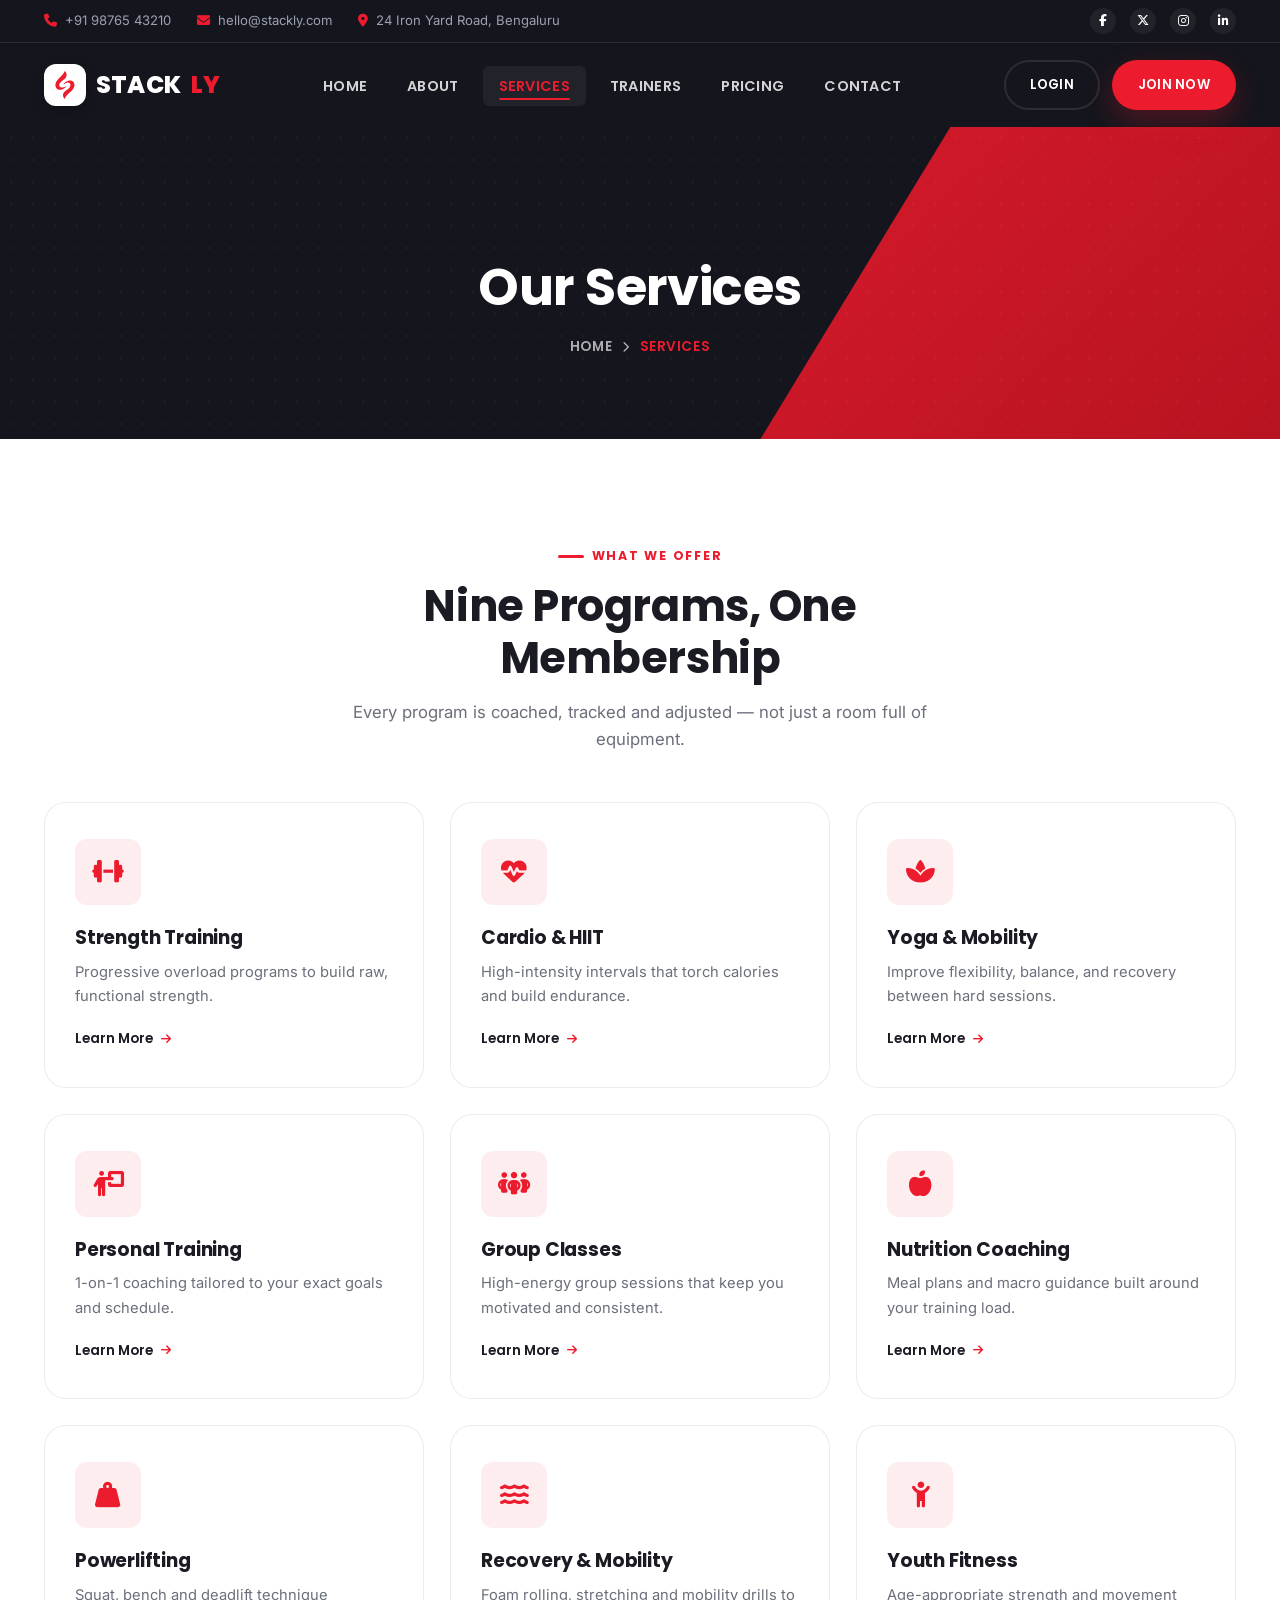
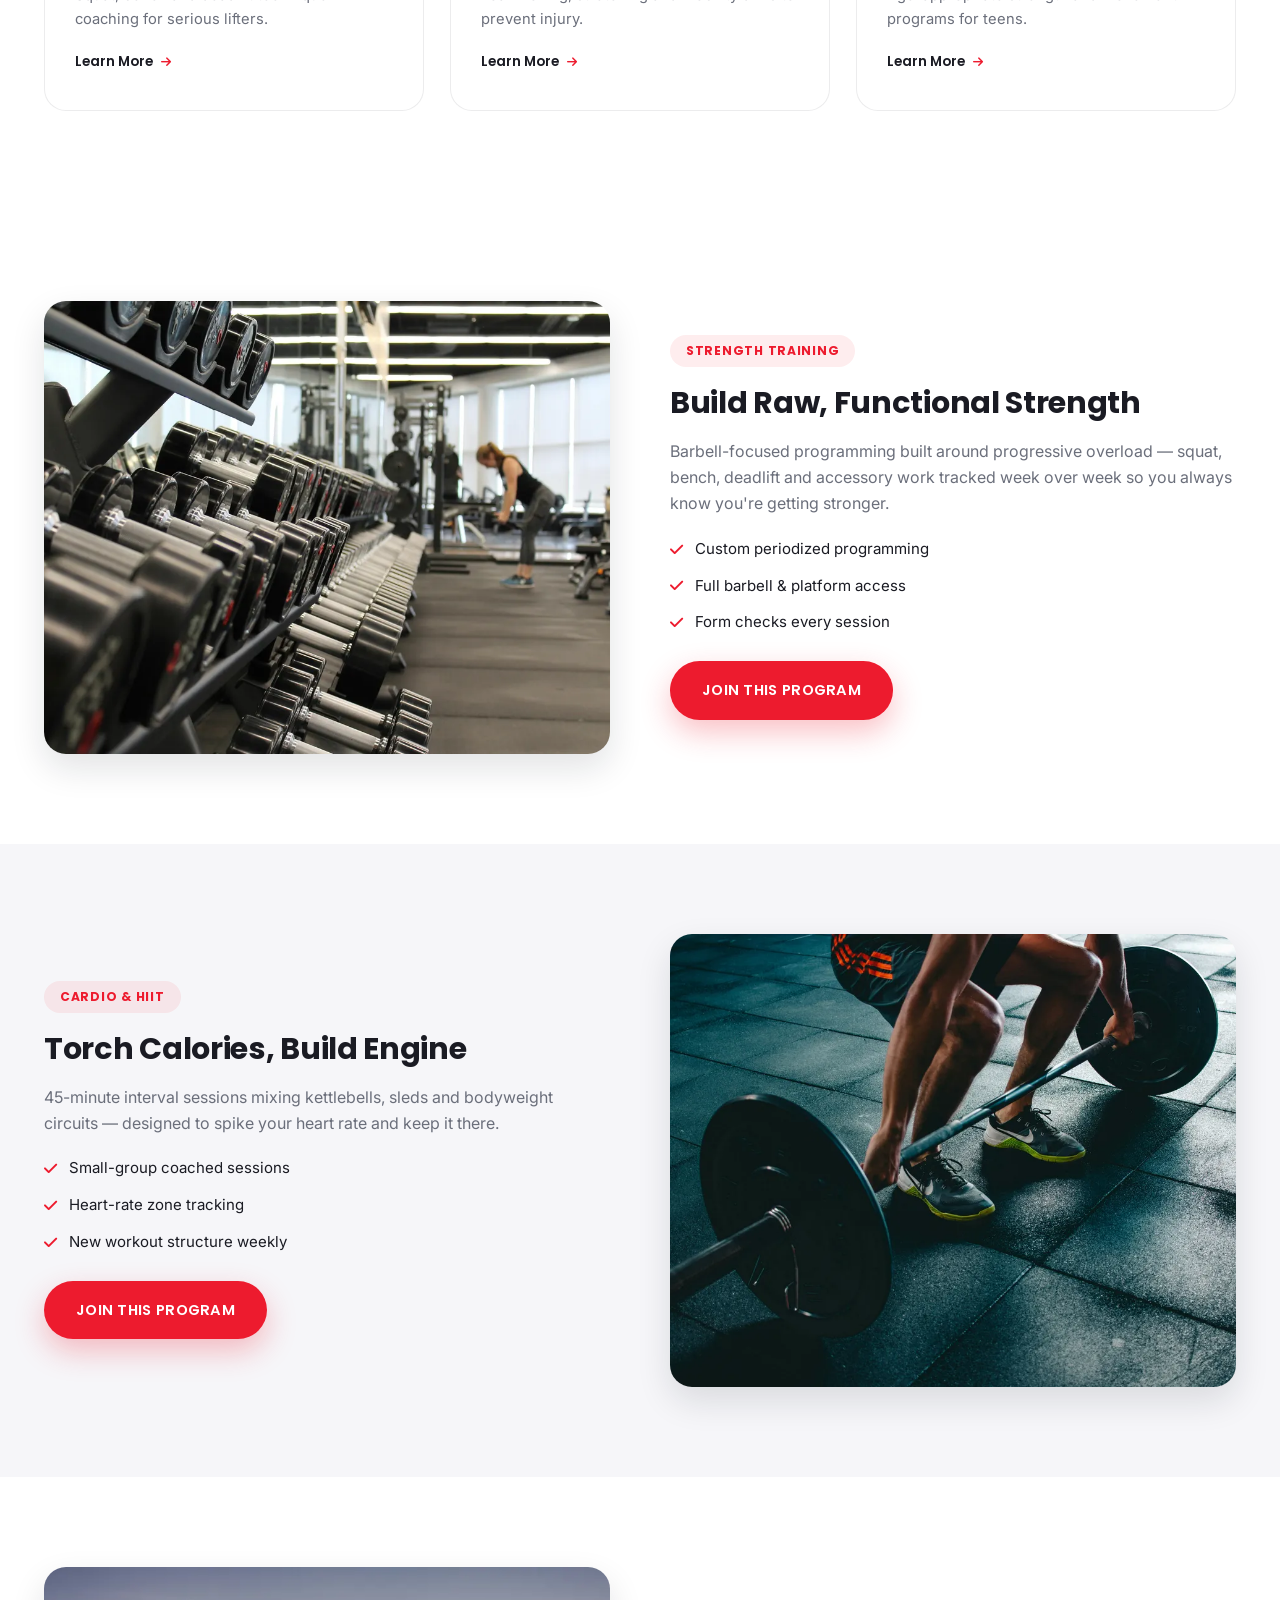
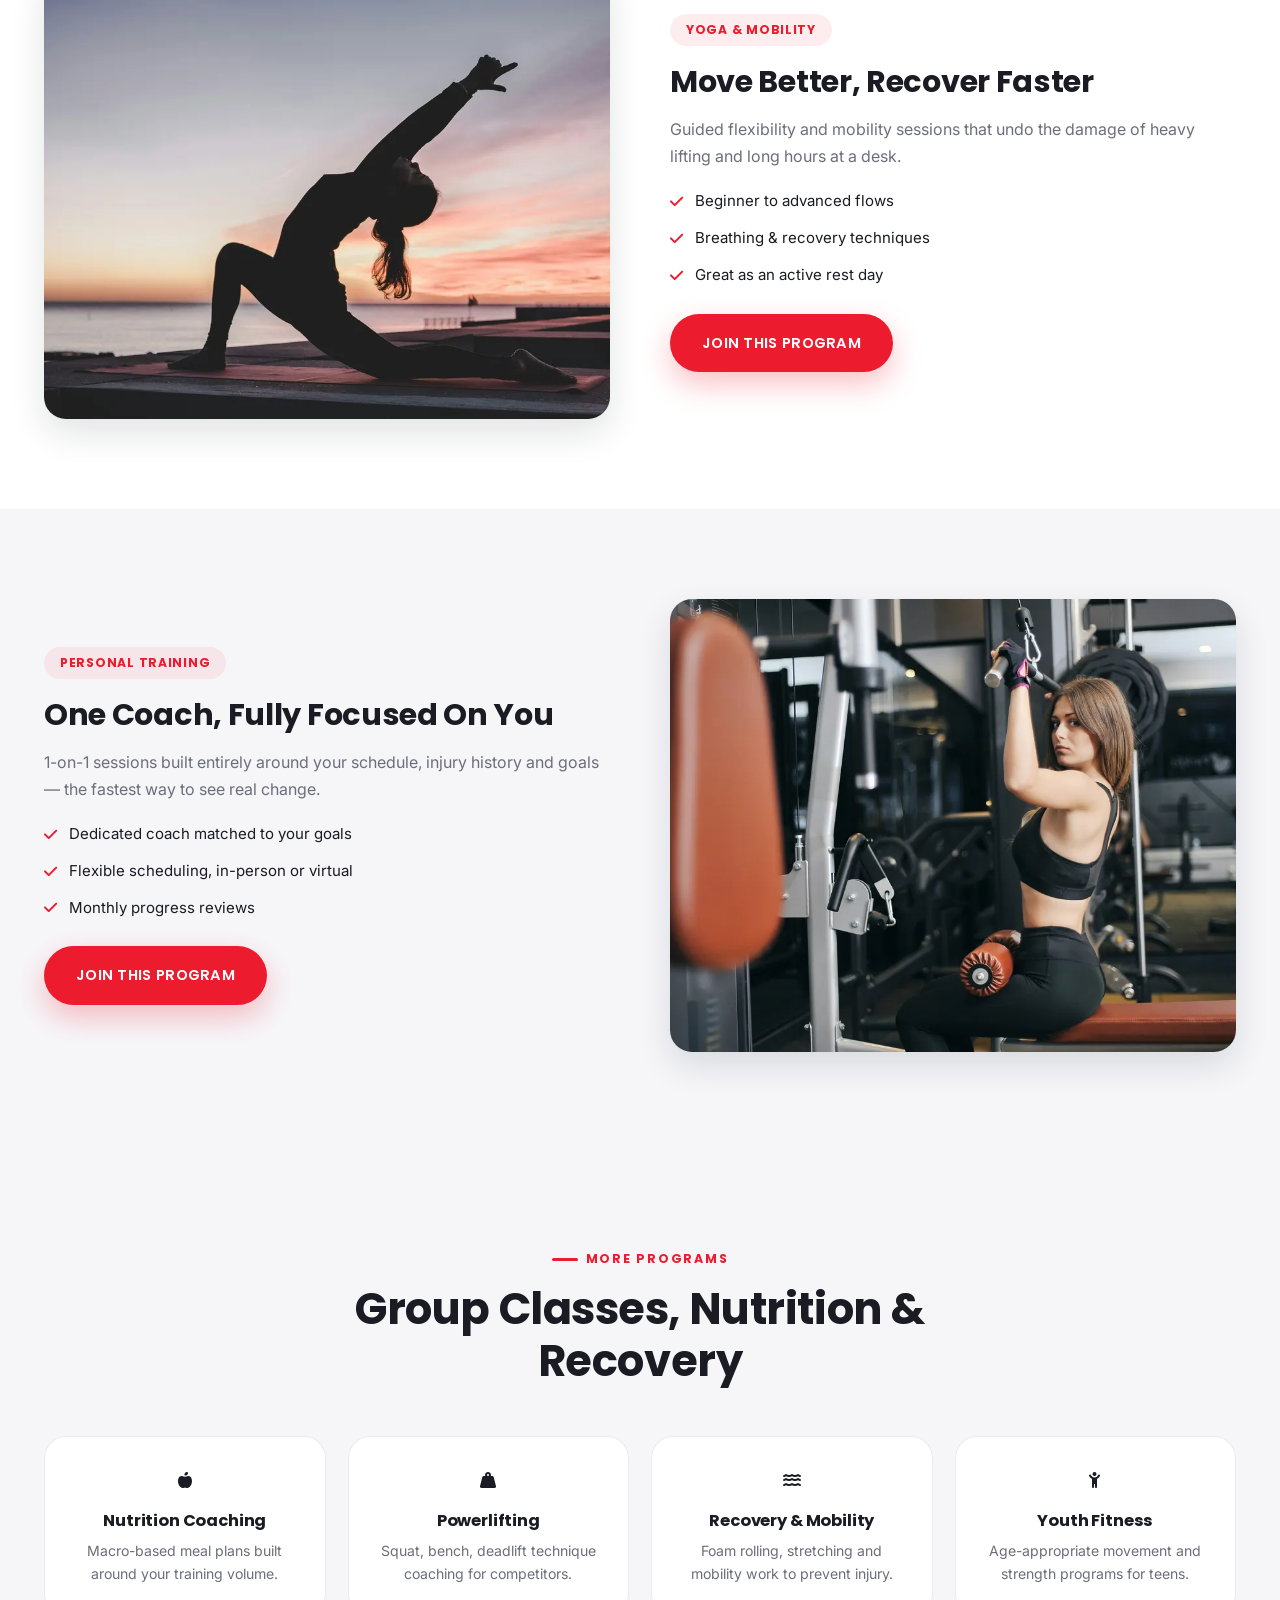
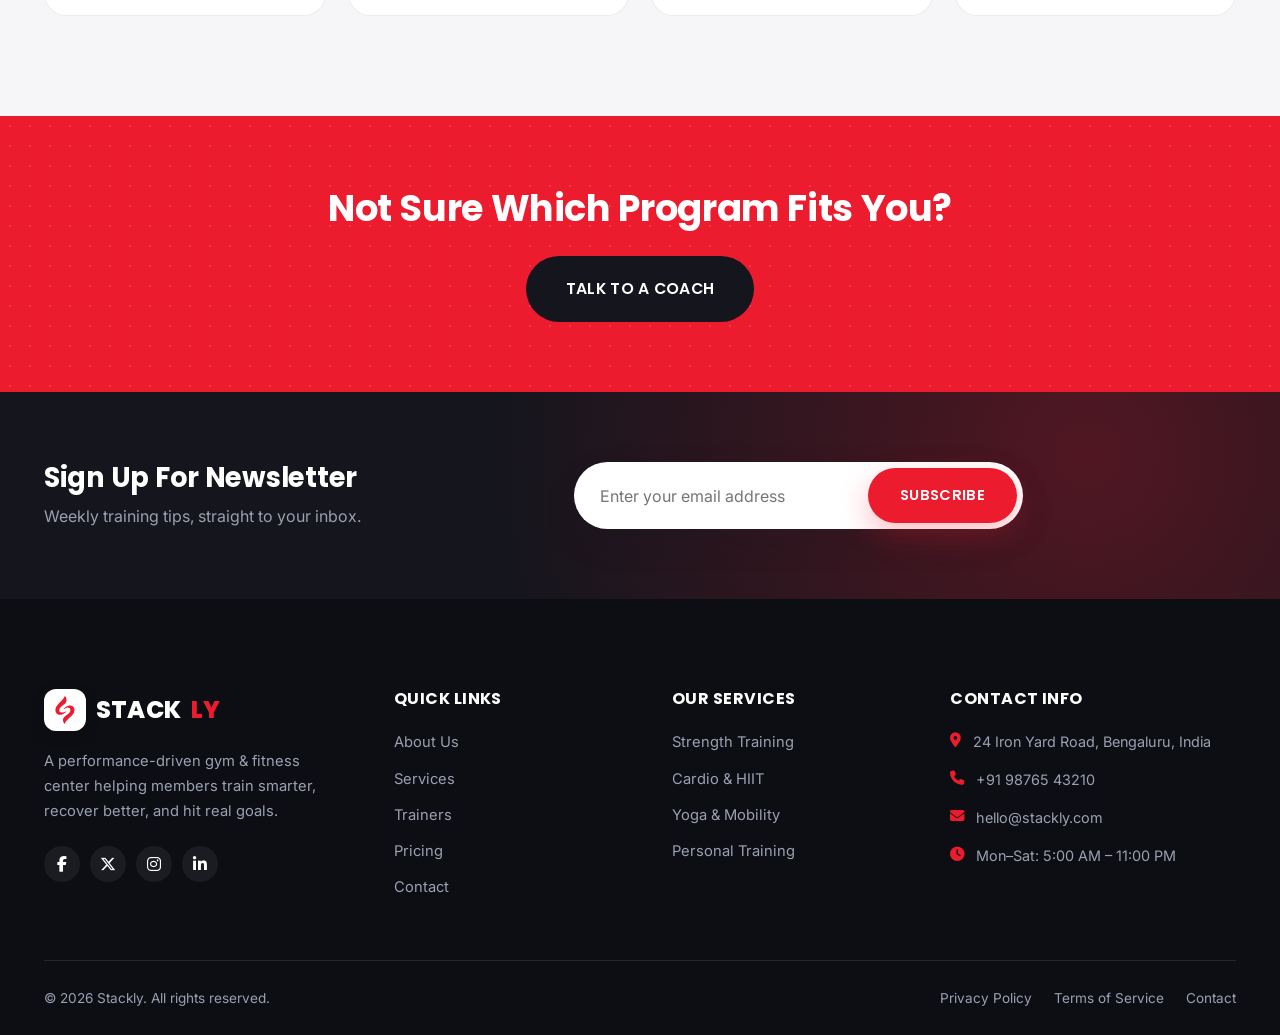
<file: services.html>
<!DOCTYPE html>
<html lang="en">
<head>
<meta charset="UTF-8" />
<meta name="viewport" content="width=device-width, initial-scale=1.0" />
<title>Programs & Services — Stackly</title>
<meta name="description" content="Explore Stackly's training programs: strength training, cardio & HIIT, yoga & mobility, personal training, group classes and nutrition coaching." />
<link rel="preconnect" href="https://fonts.googleapis.com">
<link rel="preconnect" href="https://fonts.gstatic.com" crossorigin>
<link href="https://fonts.googleapis.com/css2?family=Poppins:wght@500;600;700;800&family=Inter:wght@400;500;600;700&display=swap" rel="stylesheet">
<link rel="stylesheet" href="https://cdnjs.cloudflare.com/ajax/libs/font-awesome/6.5.1/css/all.min.css" integrity="sha512-DTOQO9RWCH3ppGqcWaEA1BIZOC6xxalwEsw9c2QQeAIftl+Vegovlnee1c9QX4TctnWMn13TZye+giMm8e2LwA==" crossorigin="anonymous" referrerpolicy="no-referrer" />
<link rel="stylesheet" href="style.css" />
</head>
<body>

<div id="loader" role="status" aria-live="polite">
  <div class="loader-inner">
    <div class="loader-logo">STACK<span>LY</span></div>
    <div class="loader-spinner"><svg viewBox="0 0 100 100"><circle class="track" cx="50" cy="50" r="42"></circle><circle class="active" cx="50" cy="50" r="42"></circle></svg></div>
    <div class="loader-text">Loading…</div>
  </div>
</div>

<div class="topbar">
  <div class="container">
    <div class="topbar-meta">
      <span><i class="fa-solid fa-phone"></i> +91 98765 43210</span>
      <span><i class="fa-solid fa-envelope"></i> hello@stackly.com</span>
      <span><i class="fa-solid fa-location-dot"></i> 24 Iron Yard Road, Bengaluru</span>
    </div>
    <div class="topbar-social">
      <a href="#" aria-label="Facebook"><i class="fa-brands fa-facebook-f"></i></a>
      <a href="#" aria-label="Twitter"><i class="fa-brands fa-x-twitter"></i></a>
      <a href="#" aria-label="Instagram"><i class="fa-brands fa-instagram"></i></a>
      <a href="#" aria-label="LinkedIn"><i class="fa-brands fa-linkedin-in"></i></a>
    </div>
  </div>
</div>

<header class="navbar">
  <div class="container">
    <a href="index.html" class="nav-logo"><span class="bolt"><img src="assets/logo-mark.svg" alt="" class="logo-mark" /></span>STACK<span class="brand-alt">LY</span></a>
    <ul class="nav-links">
      <li><a href="index.html" class="nav-link">Home</a></li>
      <li><a href="about.html" class="nav-link">About</a></li>
      <li><a href="services.html" class="nav-link">Services</a></li>
      <li><a href="trainers.html" class="nav-link">Trainers</a></li>
      <li><a href="pricing.html" class="nav-link">Pricing</a></li>
      <li><a href="contact.html" class="nav-link">Contact</a></li>
    </ul>
    <div class="nav-actions">
      <a href="login.html" class="btn btn-outline nav-login-btn">Login</a>
      <a href="pricing.html" class="btn btn-primary">Join Now</a>
    </div>
    <button class="nav-toggle" aria-label="Toggle menu" aria-expanded="false"><span></span><span></span><span></span></button>
  </div>
</header>

<div class="mobile-overlay">
  <ul class="mobile-links">
    <li><a href="index.html">Home</a></li>
    <li><a href="about.html">About</a></li>
    <li><a href="services.html">Services</a></li>
    <li><a href="trainers.html">Trainers</a></li>
    <li><a href="pricing.html">Pricing</a></li>
    <li><a href="contact.html">Contact</a></li>
  </ul>
  <div class="mobile-actions">
    <a href="login.html" class="btn btn-outline btn-block">Login</a>
    <a href="signup.html" class="btn btn-primary btn-block">Join Now</a>
  </div>
  <div class="mobile-meta">
    <span><i class="fa-solid fa-phone"></i>&nbsp; +91 98765 43210</span>
    <span><i class="fa-solid fa-envelope"></i>&nbsp; hello@stackly.com</span>
  </div>
</div>

<section class="page-hero">
  <div class="container">
    <h1>Our Services</h1>
    <div class="breadcrumb"><a href="index.html">Home</a><i class="fa-solid fa-chevron-right"></i><span class="current">Services</span></div>
  </div>
</section>

<section style="padding:100px 0;">
  <div class="container">
    <div class="section-head center">
      <span class="eyebrow">What We Offer</span>
      <h2>Nine Programs, One Membership</h2>
      <p>Every program is coached, tracked and adjusted — not just a room full of equipment.</p>
    </div>
    <div class="services-grid">
      <div class="service-icon-card reveal reveal-delay-1"><div class="service-icon"><i class="fa-solid fa-dumbbell"></i></div><h3>Strength Training</h3><p>Progressive overload programs to build raw, functional strength.</p><a href="#strength" class="service-link">Learn More <i class="fa-solid fa-arrow-right"></i></a></div>
      <div class="service-icon-card reveal reveal-delay-2"><div class="service-icon"><i class="fa-solid fa-heart-pulse"></i></div><h3>Cardio & HIIT</h3><p>High-intensity intervals that torch calories and build endurance.</p><a href="#cardio" class="service-link">Learn More <i class="fa-solid fa-arrow-right"></i></a></div>
      <div class="service-icon-card reveal reveal-delay-3"><div class="service-icon"><i class="fa-solid fa-spa"></i></div><h3>Yoga & Mobility</h3><p>Improve flexibility, balance, and recovery between hard sessions.</p><a href="#yoga" class="service-link">Learn More <i class="fa-solid fa-arrow-right"></i></a></div>
      <div class="service-icon-card reveal reveal-delay-4"><div class="service-icon"><i class="fa-solid fa-person-chalkboard"></i></div><h3>Personal Training</h3><p>1-on-1 coaching tailored to your exact goals and schedule.</p><a href="#personal" class="service-link">Learn More <i class="fa-solid fa-arrow-right"></i></a></div>
      <div class="service-icon-card reveal reveal-delay-5"><div class="service-icon"><i class="fa-solid fa-people-group"></i></div><h3>Group Classes</h3><p>High-energy group sessions that keep you motivated and consistent.</p><a href="#group" class="service-link">Learn More <i class="fa-solid fa-arrow-right"></i></a></div>
      <div class="service-icon-card reveal reveal-delay-6"><div class="service-icon"><i class="fa-solid fa-apple-whole"></i></div><h3>Nutrition Coaching</h3><p>Meal plans and macro guidance built around your training load.</p><a href="#nutrition" class="service-link">Learn More <i class="fa-solid fa-arrow-right"></i></a></div>
      <div class="service-icon-card reveal reveal-delay-1"><div class="service-icon"><i class="fa-solid fa-weight-hanging"></i></div><h3>Powerlifting</h3><p>Squat, bench and deadlift technique coaching for serious lifters.</p><a href="#power" class="service-link">Learn More <i class="fa-solid fa-arrow-right"></i></a></div>
      <div class="service-icon-card reveal reveal-delay-2"><div class="service-icon"><i class="fa-solid fa-water"></i></div><h3>Recovery & Mobility</h3><p>Foam rolling, stretching and mobility drills to prevent injury.</p><a href="#recovery" class="service-link">Learn More <i class="fa-solid fa-arrow-right"></i></a></div>
      <div class="service-icon-card reveal reveal-delay-3"><div class="service-icon"><i class="fa-solid fa-child-reaching"></i></div><h3>Youth Fitness</h3><p>Age-appropriate strength and movement programs for teens.</p><a href="#youth" class="service-link">Learn More <i class="fa-solid fa-arrow-right"></i></a></div>
    </div>
  </div>
</section>

<div class="service-detail" id="strength">
  <div class="container">
    <div class="service-detail-media photo"><img src="assets/photo-1534438327276-14e5300c3a48.webp" alt="Strength training floor" loading="lazy" /></div>
    <div class="service-detail-body">
      <span class="service-tag">Strength Training</span>
      <h2>Build Raw, Functional Strength</h2>
      <p>Barbell-focused programming built around progressive overload — squat, bench, deadlift and accessory work tracked week over week so you always know you're getting stronger.</p>
      <ul class="service-detail-list">
        <li><i class="fa-solid fa-check"></i> Custom periodized programming</li>
        <li><i class="fa-solid fa-check"></i> Full barbell & platform access</li>
        <li><i class="fa-solid fa-check"></i> Form checks every session</li>
      </ul>
      <a href="pricing.html" class="btn btn-primary">Join This Program</a>
    </div>
  </div>
</div>

<div class="service-detail reverse" id="cardio">
  <div class="container">
    <div class="service-detail-media photo"><img src="assets/photo-1517836357463-d25dfeac3438.webp" alt="HIIT class in session" loading="lazy" /></div>
    <div class="service-detail-body">
      <span class="service-tag">Cardio & HIIT</span>
      <h2>Torch Calories, Build Engine</h2>
      <p>45-minute interval sessions mixing kettlebells, sleds and bodyweight circuits — designed to spike your heart rate and keep it there.</p>
      <ul class="service-detail-list">
        <li><i class="fa-solid fa-check"></i> Small-group coached sessions</li>
        <li><i class="fa-solid fa-check"></i> Heart-rate zone tracking</li>
        <li><i class="fa-solid fa-check"></i> New workout structure weekly</li>
      </ul>
      <a href="pricing.html" class="btn btn-primary">Join This Program</a>
    </div>
  </div>
</div>

<div class="service-detail" id="yoga">
  <div class="container">
    <div class="service-detail-media photo"><img src="assets/photo-1544367567-0f2fcb009e0b.webp" alt="Yoga and mobility session" loading="lazy" /></div>
    <div class="service-detail-body">
      <span class="service-tag">Yoga & Mobility</span>
      <h2>Move Better, Recover Faster</h2>
      <p>Guided flexibility and mobility sessions that undo the damage of heavy lifting and long hours at a desk.</p>
      <ul class="service-detail-list">
        <li><i class="fa-solid fa-check"></i> Beginner to advanced flows</li>
        <li><i class="fa-solid fa-check"></i> Breathing & recovery techniques</li>
        <li><i class="fa-solid fa-check"></i> Great as an active rest day</li>
      </ul>
      <a href="pricing.html" class="btn btn-primary">Join This Program</a>
    </div>
  </div>
</div>

<div class="service-detail reverse" id="personal">
  <div class="container">
    <div class="service-detail-media photo"><img src="assets/photo-1571731956672-f2b94d7dd0cb.webp" alt="Personal training session" loading="lazy" /></div>
    <div class="service-detail-body">
      <span class="service-tag">Personal Training</span>
      <h2>One Coach, Fully Focused On You</h2>
      <p>1-on-1 sessions built entirely around your schedule, injury history and goals — the fastest way to see real change.</p>
      <ul class="service-detail-list">
        <li><i class="fa-solid fa-check"></i> Dedicated coach matched to your goals</li>
        <li><i class="fa-solid fa-check"></i> Flexible scheduling, in-person or virtual</li>
        <li><i class="fa-solid fa-check"></i> Monthly progress reviews</li>
      </ul>
      <a href="pricing.html" class="btn btn-primary">Join This Program</a>
    </div>
  </div>
</div>

<section class="bg-alt" style="padding:100px 0;" id="group">
  <div class="container">
    <div class="section-head center">
      <span class="eyebrow">More Programs</span>
      <h2>Group Classes, Nutrition & Recovery</h2>
    </div>
    <div class="value-grid">
      <div class="value-card reveal reveal-delay-1" id="nutrition"><div class="service-icon"><i class="fa-solid fa-apple-whole"></i></div><h3>Nutrition Coaching</h3><p>Macro-based meal plans built around your training volume.</p></div>
      <div class="value-card reveal reveal-delay-2" id="power"><div class="service-icon"><i class="fa-solid fa-weight-hanging"></i></div><h3>Powerlifting</h3><p>Squat, bench, deadlift technique coaching for competitors.</p></div>
      <div class="value-card reveal reveal-delay-3" id="recovery"><div class="service-icon"><i class="fa-solid fa-water"></i></div><h3>Recovery & Mobility</h3><p>Foam rolling, stretching and mobility work to prevent injury.</p></div>
      <div class="value-card reveal reveal-delay-4" id="youth"><div class="service-icon"><i class="fa-solid fa-child-reaching"></i></div><h3>Youth Fitness</h3><p>Age-appropriate movement and strength programs for teens.</p></div>
    </div>
  </div>
</section>

<section class="cta-band">
  <div class="container">
    <h2>Not Sure Which Program Fits You?</h2>
    <a href="contact.html" class="btn btn-dark btn-lg">Talk To A Coach</a>
  </div>
</section>

<section class="newsletter-band">
  <div class="container">
    <div class="newsletter-copy"><h2>Sign Up For Newsletter</h2><p>Weekly training tips, straight to your inbox.</p></div>
    <form class="newsletter-form"><input type="email" placeholder="Enter your email address" required /><button type="submit" class="btn btn-primary">Subscribe</button></form>
    <span class="form-msg"></span>
  </div>
</section>

<footer class="footer">
  <div class="container">
    <div class="footer-grid">
      <div class="footer-brand">
        <a href="index.html" class="nav-logo"><span class="bolt"><img src="assets/logo-mark.svg" alt="" class="logo-mark" /></span>STACK<span class="brand-alt">LY</span></a>
        <p>A performance-driven gym & fitness center helping members train smarter, recover better, and hit real goals.</p>
        <div class="footer-social"><a href="#"><i class="fa-brands fa-facebook-f"></i></a><a href="#"><i class="fa-brands fa-x-twitter"></i></a><a href="#"><i class="fa-brands fa-instagram"></i></a><a href="#"><i class="fa-brands fa-linkedin-in"></i></a></div>
      </div>
      <div class="footer-col"><h4>Quick Links</h4><div class="footer-links"><a href="about.html">About Us</a><a href="services.html">Services</a><a href="trainers.html">Trainers</a><a href="pricing.html">Pricing</a><a href="contact.html">Contact</a></div></div>
      <div class="footer-col">
        <h4>Our Services</h4>
        <div class="footer-links"><a href="services.html#strength">Strength Training</a><a href="services.html#cardio">Cardio & HIIT</a><a href="services.html#yoga">Yoga & Mobility</a><a href="services.html#personal">Personal Training</a></div>
      </div>
      <div class="footer-col">
        <h4>Contact Info</h4>
        <ul class="footer-contact">
          <li><i class="fa-solid fa-location-dot"></i> 24 Iron Yard Road, Bengaluru, India</li>
          <li><i class="fa-solid fa-phone"></i> +91 98765 43210</li>
          <li><i class="fa-solid fa-envelope"></i> hello@stackly.com</li>
          <li><i class="fa-solid fa-clock"></i> Mon–Sat: 5:00 AM – 11:00 PM</li>
        </ul>
      </div>
    </div>
    <div class="footer-bottom">
      <span>© <span class="copyright-year">2026</span> Stackly. All rights reserved.</span>
      <div class="legal-links"><a href="#">Privacy Policy</a><a href="#">Terms of Service</a><a href="contact.html">Contact</a></div>
    </div>
  </div>
</footer>

<button class="scroll-top" aria-label="Scroll to top"><i class="fa-solid fa-arrow-up"></i></button>
<script src="script.js"></script>
</body>
</html>
</file>
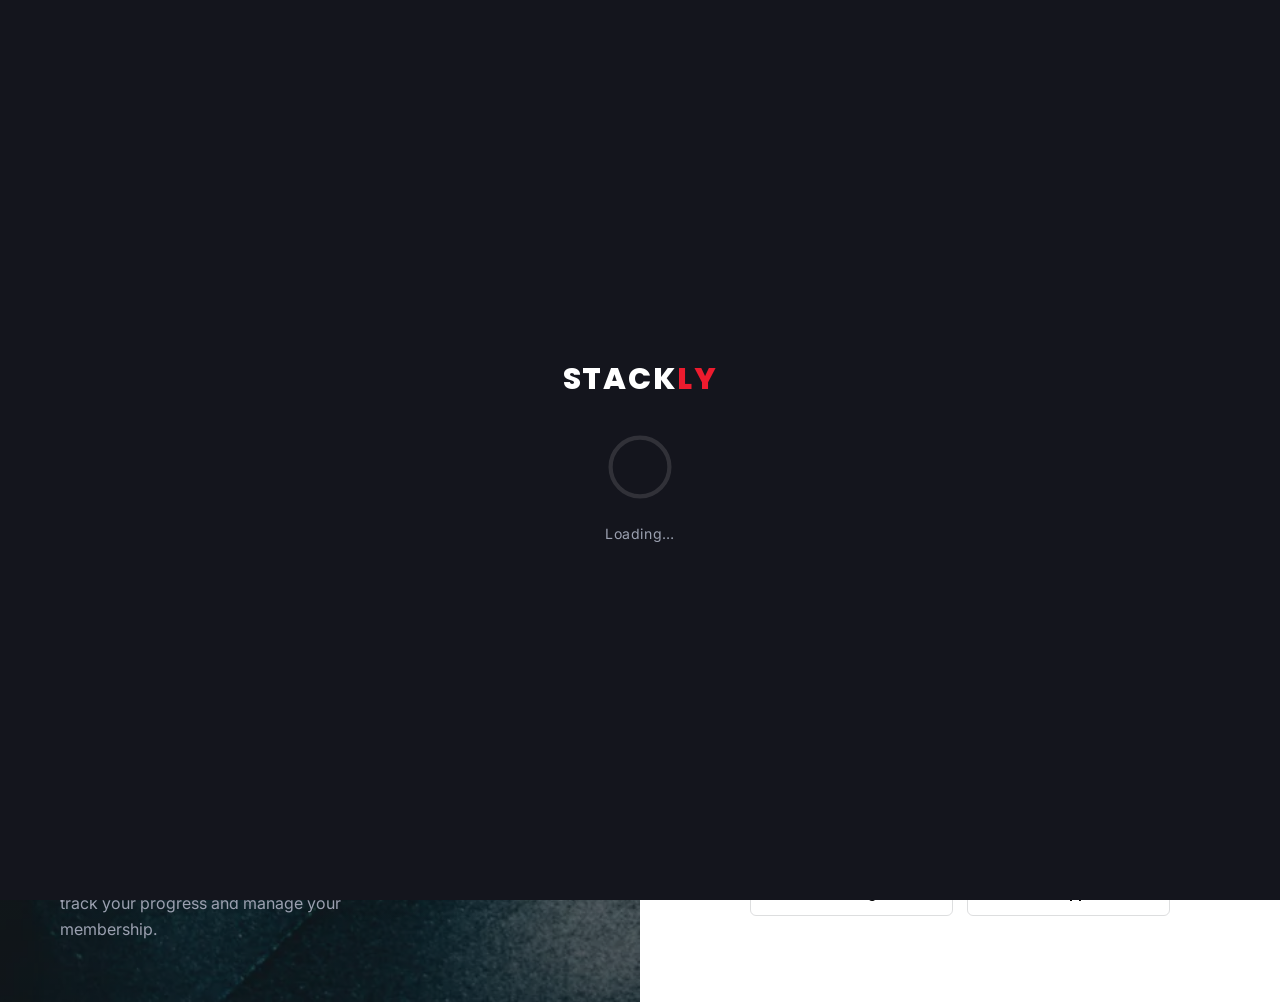
<file: signup.html>
<!DOCTYPE html>
<html lang="en">
<head>
<meta charset="UTF-8" />
<meta name="viewport" content="width=device-width, initial-scale=1.0" />
<title>Sign Up — Stackly</title>
<meta name="description" content="Create your Stackly member account and start training today." />
<link rel="preconnect" href="https://fonts.googleapis.com">
<link rel="preconnect" href="https://fonts.gstatic.com" crossorigin>
<link href="https://fonts.googleapis.com/css2?family=Poppins:wght@500;600;700;800&family=Inter:wght@400;500;600;700&display=swap" rel="stylesheet">
<link rel="stylesheet" href="https://cdnjs.cloudflare.com/ajax/libs/font-awesome/6.5.1/css/all.min.css" integrity="sha512-DTOQO9RWCH3ppGqcWaEA1BIZOC6xxalwEsw9c2QQeAIftl+Vegovlnee1c9QX4TctnWMn13TZye+giMm8e2LwA==" crossorigin="anonymous" referrerpolicy="no-referrer" />
<link rel="stylesheet" href="style.css" />
</head>
<body>

<div id="loader" role="status" aria-live="polite">
  <div class="loader-inner">
    <div class="loader-logo">STACK<span>LY</span></div>
    <div class="loader-spinner"><svg viewBox="0 0 100 100"><circle class="track" cx="50" cy="50" r="42"></circle><circle class="active" cx="50" cy="50" r="42"></circle></svg></div>
    <div class="loader-text">Loading…</div>
  </div>
</div>

<main class="auth-page">
  <a href="index.html" class="auth-close" aria-label="Close and return to home"><i class="fa-solid fa-xmark"></i></a>
  <div class="auth-visual">
    <img src="assets/photo-1517836357463-d25dfeac3438.webp" alt="Trainer coaching a client at Stackly" loading="lazy" />
    <div class="auth-visual-content">
      <a href="index.html" class="nav-logo"><span class="bolt"><img src="assets/logo-mark.svg" alt="" class="logo-mark" /></span>STACK<span class="brand-alt">LY</span></a>
      <h2>Your First Class Is On Us.</h2>
      <p>Create your free account to book a trial class, track your progress and manage your membership.</p>
    </div>
  </div>

  <div class="auth-form-side">
    <div class="auth-form-box">
      <span class="eyebrow">Create Account</span>
      <h1>Join Stackly</h1>
      <p>Already a member? <a href="login.html" style="color:var(--accent); font-weight:600;">Log in</a></p>

      <form id="signup-form" novalidate>
        <div class="role-toggle">
          <input type="radio" id="role-user" name="role" value="user" checked />
          <label for="role-user"><i class="fa-solid fa-user"></i> Join As Member</label>
          <input type="radio" id="role-admin" name="role" value="admin" />
          <label for="role-admin"><i class="fa-solid fa-user-shield"></i> Join As Admin</label>
        </div>

        <div class="field">
          <label for="signup-name">Full Name</label>
          <input type="text" id="signup-name" name="name" placeholder="Your full name" autocomplete="name" required />
          <span class="error-msg">Please enter your full name.</span>
        </div>

        <div class="field">
          <label for="signup-email">Email Address</label>
          <input type="email" id="signup-email" name="email" placeholder="you@example.com" autocomplete="email" required />
          <span class="error-msg">Enter a valid email address.</span>
        </div>

        <div class="field password-field">
          <label for="signup-password">Password</label>
          <input type="password" id="signup-password" name="password" placeholder="At least 8 characters" autocomplete="new-password" required />
          <button type="button" class="password-toggle" data-target="signup-password" aria-label="Show password"><i class="fa-solid fa-eye"></i></button>
          <span class="error-msg">Password must be at least 8 characters.</span>
          <div class="password-strength"><span></span><span></span><span></span></div>
        </div>

        <div class="field password-field">
          <label for="signup-confirm">Confirm Password</label>
          <input type="password" id="signup-confirm" name="confirmPassword" placeholder="Re-enter your password" autocomplete="new-password" required />
          <button type="button" class="password-toggle" data-target="signup-confirm" aria-label="Show password"><i class="fa-solid fa-eye"></i></button>
          <span class="error-msg">Passwords do not match.</span>
        </div>

        <div class="form-row-split" style="margin-bottom:24px;">
          <label class="checkbox-row"><input type="checkbox" id="terms" name="terms" /> I agree to the <a href="#" style="color:var(--accent);">Terms</a> &amp; <a href="#" style="color:var(--accent);">Privacy Policy</a></label>
        </div>

        <button type="submit" class="btn btn-primary btn-block btn-lg">Create Account</button>
        <div class="form-status"></div>
      </form>

      <div class="auth-divider">or continue with</div>
      <div class="social-auth">
        <button type="button"><i class="fa-brands fa-google"></i> Google</button>
        <button type="button"><i class="fa-brands fa-apple"></i> Apple</button>
      </div>
    </div>
  </div>
</main>

<script src="script.js"></script>
</body>
</html>
</file>
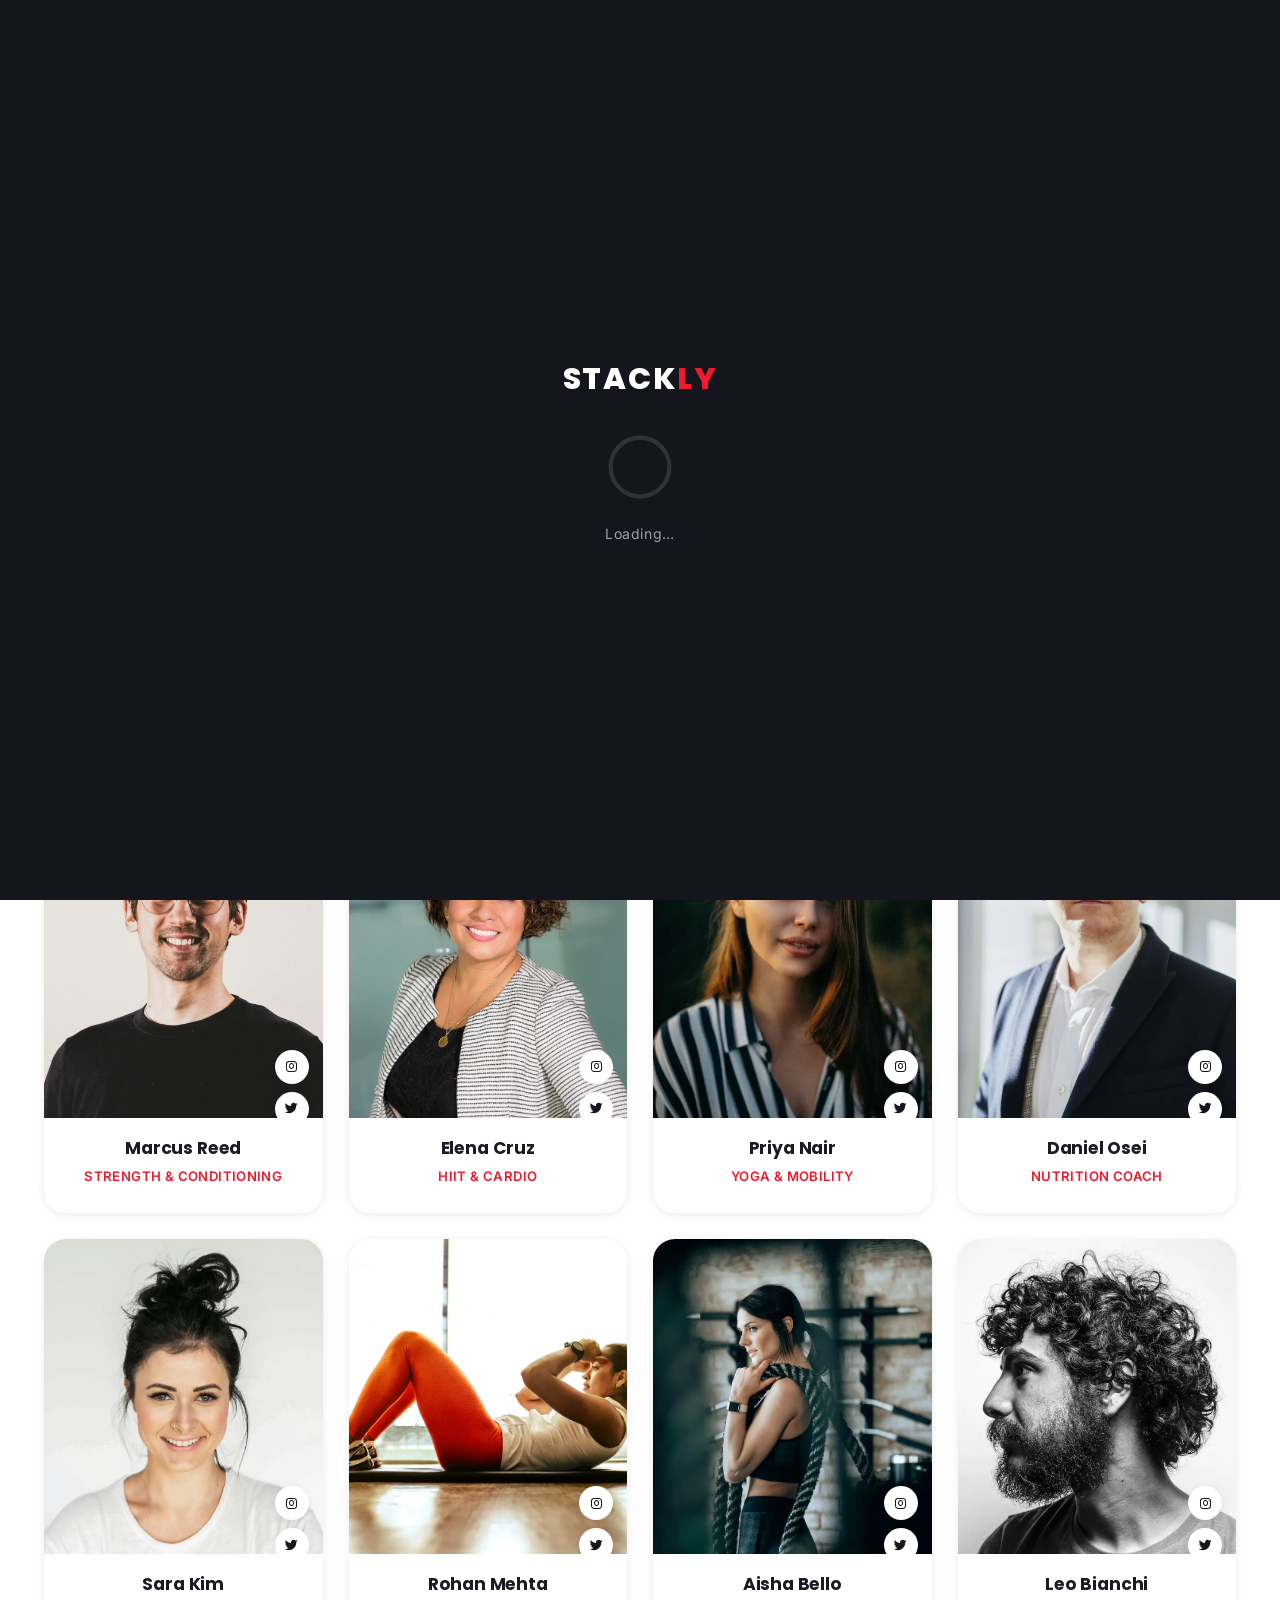
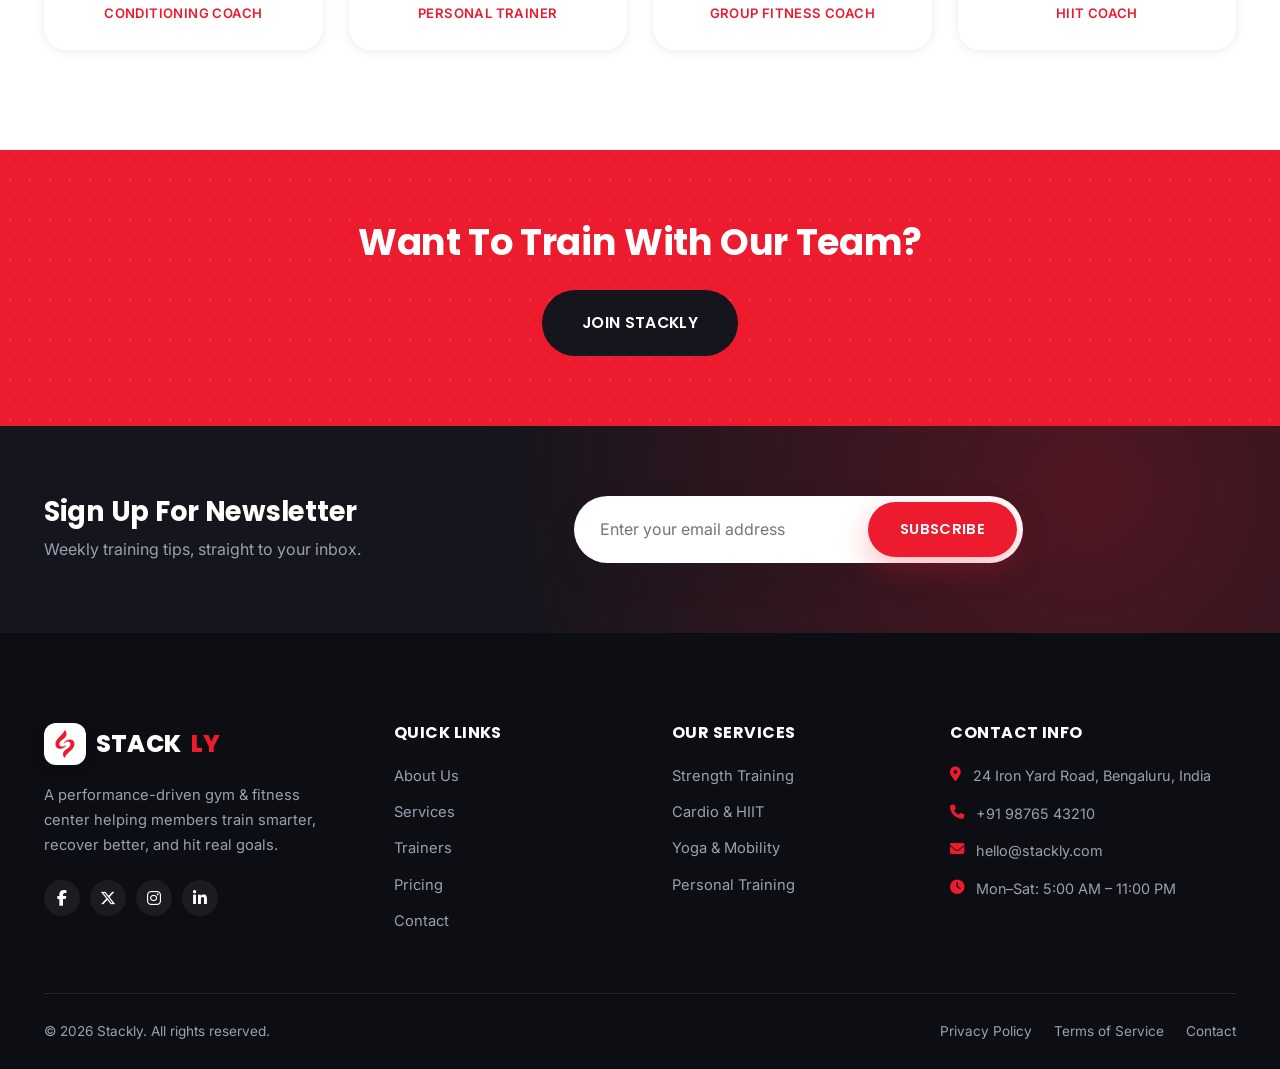
<file: trainers.html>
<!DOCTYPE html>
<html lang="en">
<head>
<meta charset="UTF-8" />
<meta name="viewport" content="width=device-width, initial-scale=1.0" />
<title>Our Trainers — Stackly</title>
<meta name="description" content="Meet the certified coaching team at Stackly — strength, HIIT, yoga and nutrition specialists." />
<link rel="preconnect" href="https://fonts.googleapis.com">
<link rel="preconnect" href="https://fonts.gstatic.com" crossorigin>
<link href="https://fonts.googleapis.com/css2?family=Poppins:wght@500;600;700;800&family=Inter:wght@400;500;600;700&display=swap" rel="stylesheet">
<link rel="stylesheet" href="https://cdnjs.cloudflare.com/ajax/libs/font-awesome/6.5.1/css/all.min.css" integrity="sha512-DTOQO9RWCH3ppGqcWaEA1BIZOC6xxalwEsw9c2QQeAIftl+Vegovlnee1c9QX4TctnWMn13TZye+giMm8e2LwA==" crossorigin="anonymous" referrerpolicy="no-referrer" />
<link rel="stylesheet" href="style.css" />
</head>
<body>

<div id="loader" role="status" aria-live="polite">
  <div class="loader-inner">
    <div class="loader-logo">STACK<span>LY</span></div>
    <div class="loader-spinner"><svg viewBox="0 0 100 100"><circle class="track" cx="50" cy="50" r="42"></circle><circle class="active" cx="50" cy="50" r="42"></circle></svg></div>
    <div class="loader-text">Loading…</div>
  </div>
</div>

<div class="topbar">
  <div class="container">
    <div class="topbar-meta">
      <span><i class="fa-solid fa-phone"></i> +91 98765 43210</span>
      <span><i class="fa-solid fa-envelope"></i> hello@stackly.com</span>
      <span><i class="fa-solid fa-location-dot"></i> 24 Iron Yard Road, Bengaluru</span>
    </div>
    <div class="topbar-social">
      <a href="#" aria-label="Facebook"><i class="fa-brands fa-facebook-f"></i></a>
      <a href="#" aria-label="Twitter"><i class="fa-brands fa-x-twitter"></i></a>
      <a href="#" aria-label="Instagram"><i class="fa-brands fa-instagram"></i></a>
      <a href="#" aria-label="LinkedIn"><i class="fa-brands fa-linkedin-in"></i></a>
    </div>
  </div>
</div>

<header class="navbar">
  <div class="container">
    <a href="index.html" class="nav-logo"><span class="bolt"><img src="assets/logo-mark.svg" alt="" class="logo-mark" /></span>STACK<span class="brand-alt">LY</span></a>
    <ul class="nav-links">
      <li><a href="index.html" class="nav-link">Home</a></li>
      <li><a href="about.html" class="nav-link">About</a></li>
      <li><a href="services.html" class="nav-link">Services</a></li>
      <li><a href="trainers.html" class="nav-link active">Trainers</a></li>
      <li><a href="pricing.html" class="nav-link">Pricing</a></li>
      <li><a href="contact.html" class="nav-link">Contact</a></li>
    </ul>
    <div class="nav-actions">
      <a href="login.html" class="btn btn-outline nav-login-btn">Login</a>
      <a href="pricing.html" class="btn btn-primary">Join Now</a>
    </div>
    <button class="nav-toggle" aria-label="Toggle menu" aria-expanded="false"><span></span><span></span><span></span></button>
  </div>
</header>

<div class="mobile-overlay">
  <ul class="mobile-links">
    <li><a href="index.html">Home</a></li>
    <li><a href="about.html">About</a></li>
    <li><a href="services.html">Services</a></li>
    <li><a href="trainers.html">Trainers</a></li>
    <li><a href="pricing.html">Pricing</a></li>
    <li><a href="contact.html">Contact</a></li>
  </ul>
  <div class="mobile-actions">
    <a href="login.html" class="btn btn-outline btn-block">Login</a>
    <a href="signup.html" class="btn btn-primary btn-block">Join Now</a>
  </div>
  <div class="mobile-meta">
    <span><i class="fa-solid fa-phone"></i>&nbsp; +91 98765 43210</span>
    <span><i class="fa-solid fa-envelope"></i>&nbsp; hello@stackly.com</span>
  </div>
</div>

<section class="page-hero">
  <div class="container">
    <h1>Our Trainers</h1>
    <div class="breadcrumb"><a href="index.html">Home</a><i class="fa-solid fa-chevron-right"></i><span class="current">Trainers</span></div>
  </div>
</section>

<section style="padding:100px 0;">
  <div class="container">
    <div class="section-head center">
      <span class="eyebrow">The Team</span>
      <h2>Certified Coaches, Real Results</h2>
      <p>Every coach at Stackly has competed or coached at a national level — here to guide every rep.</p>
    </div>
    <div class="trainer-grid">
      <div class="trainer-card reveal reveal-delay-1">
        <div class="trainer-photo photo"><img src="assets/photo-1633332755192-727a05c4013d.webp" alt="Marcus Reed" loading="lazy" /><div class="trainer-social"><a href="#"><i class="fa-brands fa-instagram"></i></a><a href="#"><i class="fa-brands fa-twitter"></i></a><a href="#"><i class="fa-brands fa-linkedin-in"></i></a></div></div>
        <div class="trainer-info"><h3>Marcus Reed</h3><span>Strength & Conditioning</span></div>
      </div>
      <div class="trainer-card reveal reveal-delay-2">
        <div class="trainer-photo photo"><img src="assets/photo-1573497019940-1c28c88b4f3e.webp" alt="Elena Cruz" loading="lazy" /><div class="trainer-social"><a href="#"><i class="fa-brands fa-instagram"></i></a><a href="#"><i class="fa-brands fa-twitter"></i></a><a href="#"><i class="fa-brands fa-linkedin-in"></i></a></div></div>
        <div class="trainer-info"><h3>Elena Cruz</h3><span>HIIT & Cardio</span></div>
      </div>
      <div class="trainer-card reveal reveal-delay-3">
        <div class="trainer-photo photo"><img src="assets/photo-1544005313-94ddf0286df2.webp" alt="Priya Nair" loading="lazy" /><div class="trainer-social"><a href="#"><i class="fa-brands fa-instagram"></i></a><a href="#"><i class="fa-brands fa-twitter"></i></a><a href="#"><i class="fa-brands fa-linkedin-in"></i></a></div></div>
        <div class="trainer-info"><h3>Priya Nair</h3><span>Yoga & Mobility</span></div>
      </div>
      <div class="trainer-card reveal reveal-delay-4">
        <div class="trainer-photo photo"><img src="assets/photo-1560250097-0b93528c311a.webp" alt="Daniel Osei" loading="lazy" /><div class="trainer-social"><a href="#"><i class="fa-brands fa-instagram"></i></a><a href="#"><i class="fa-brands fa-twitter"></i></a><a href="#"><i class="fa-brands fa-linkedin-in"></i></a></div></div>
        <div class="trainer-info"><h3>Daniel Osei</h3><span>Nutrition Coach</span></div>
      </div>
      <div class="trainer-card reveal reveal-delay-1">
        <div class="trainer-photo photo"><img src="assets/photo-1580489944761-15a19d654956.webp" alt="Sara Kim" loading="lazy" /><div class="trainer-social"><a href="#"><i class="fa-brands fa-instagram"></i></a><a href="#"><i class="fa-brands fa-twitter"></i></a><a href="#"><i class="fa-brands fa-linkedin-in"></i></a></div></div>
        <div class="trainer-info"><h3>Sara Kim</h3><span>Conditioning Coach</span></div>
      </div>
      <div class="trainer-card reveal reveal-delay-2">
        <div class="trainer-photo photo"><img src="assets/photo-1571019613454-1cb2f99b2d8b.webp" alt="Rohan Mehta" loading="lazy" /><div class="trainer-social"><a href="#"><i class="fa-brands fa-instagram"></i></a><a href="#"><i class="fa-brands fa-twitter"></i></a><a href="#"><i class="fa-brands fa-linkedin-in"></i></a></div></div>
        <div class="trainer-info"><h3>Rohan Mehta</h3><span>Personal Trainer</span></div>
      </div>
      <div class="trainer-card reveal reveal-delay-3">
        <div class="trainer-photo photo"><img src="assets/photo-1548690312-e3b507d8c110.webp" alt="Aisha Bello" loading="lazy" /><div class="trainer-social"><a href="#"><i class="fa-brands fa-instagram"></i></a><a href="#"><i class="fa-brands fa-twitter"></i></a><a href="#"><i class="fa-brands fa-linkedin-in"></i></a></div></div>
        <div class="trainer-info"><h3>Aisha Bello</h3><span>Group Fitness Coach</span></div>
      </div>
      <div class="trainer-card reveal reveal-delay-4">
        <div class="trainer-photo photo"><img src="assets/photo-1522075469751-3a6694fb2f61.webp" alt="Leo Bianchi" loading="lazy" /><div class="trainer-social"><a href="#"><i class="fa-brands fa-instagram"></i></a><a href="#"><i class="fa-brands fa-twitter"></i></a><a href="#"><i class="fa-brands fa-linkedin-in"></i></a></div></div>
        <div class="trainer-info"><h3>Leo Bianchi</h3><span>HIIT Coach</span></div>
      </div>
    </div>
  </div>
</section>

<section class="cta-band">
  <div class="container">
    <h2>Want To Train With Our Team?</h2>
    <a href="signup.html" class="btn btn-dark btn-lg">Join Stackly</a>
  </div>
</section>

<section class="newsletter-band">
  <div class="container">
    <div class="newsletter-copy"><h2>Sign Up For Newsletter</h2><p>Weekly training tips, straight to your inbox.</p></div>
    <form class="newsletter-form"><input type="email" placeholder="Enter your email address" required /><button type="submit" class="btn btn-primary">Subscribe</button></form>
    <span class="form-msg"></span>
  </div>
</section>

<footer class="footer">
  <div class="container">
    <div class="footer-grid">
      <div class="footer-brand">
        <a href="index.html" class="nav-logo"><span class="bolt"><img src="assets/logo-mark.svg" alt="" class="logo-mark" /></span>STACK<span class="brand-alt">LY</span></a>
        <p>A performance-driven gym & fitness center helping members train smarter, recover better, and hit real goals.</p>
        <div class="footer-social"><a href="#"><i class="fa-brands fa-facebook-f"></i></a><a href="#"><i class="fa-brands fa-x-twitter"></i></a><a href="#"><i class="fa-brands fa-instagram"></i></a><a href="#"><i class="fa-brands fa-linkedin-in"></i></a></div>
      </div>
      <div class="footer-col"><h4>Quick Links</h4><div class="footer-links"><a href="about.html">About Us</a><a href="services.html">Services</a><a href="trainers.html">Trainers</a><a href="pricing.html">Pricing</a><a href="contact.html">Contact</a></div></div>
      <div class="footer-col">
        <h4>Our Services</h4>
        <div class="footer-links"><a href="services.html#strength">Strength Training</a><a href="services.html#cardio">Cardio & HIIT</a><a href="services.html#yoga">Yoga & Mobility</a><a href="services.html#personal">Personal Training</a></div>
      </div>
      <div class="footer-col">
        <h4>Contact Info</h4>
        <ul class="footer-contact">
          <li><i class="fa-solid fa-location-dot"></i> 24 Iron Yard Road, Bengaluru, India</li>
          <li><i class="fa-solid fa-phone"></i> +91 98765 43210</li>
          <li><i class="fa-solid fa-envelope"></i> hello@stackly.com</li>
          <li><i class="fa-solid fa-clock"></i> Mon–Sat: 5:00 AM – 11:00 PM</li>
        </ul>
      </div>
    </div>
    <div class="footer-bottom">
      <span>© <span class="copyright-year">2026</span> Stackly. All rights reserved.</span>
      <div class="legal-links"><a href="#">Privacy Policy</a><a href="#">Terms of Service</a><a href="contact.html">Contact</a></div>
    </div>
  </div>
</footer>

<button class="scroll-top" aria-label="Scroll to top"><i class="fa-solid fa-arrow-up"></i></button>
<script src="script.js"></script>
</body>
</html>
</file>
<file: style.css>
/* =========================================================
   STACKLY — Gym & Fitness Center
   Design System / Shared Stylesheet — "Power Red" Theme
   Bold red + charcoal-black, white content sections,
   diagonal energy graphics for a high-performance training brand.
   ========================================================= */

/* ---------- Design Tokens ---------- */
:root {
  /* Brand colors */
  --bg: #ffffff;
  --bg-alt: #f6f6f9;
  --bg-dark: #14151d;
  --bg-dark-2: #1c1e29;
  --surface: #ffffff;
  --surface-dark: #1c1e29;
  --border: rgba(20, 21, 29, 0.08);
  --border-strong: rgba(20, 21, 29, 0.14);
  --border-on-dark: rgba(255, 255, 255, 0.1);

  --accent: #ed1b2e;          /* power red — primary CTA / energy */
  --accent-dark: #c5121f;
  --accent-rgb: 237, 27, 46;
  --ink: #14151d;             /* near-black secondary brand color */
  --ink-rgb: 20, 21, 29;

  --text: #1a1b23;
  --text-muted: #6b6f7b;
  --text-faint: #9698a3;
  --text-on-dark: #ffffff;
  --text-muted-on-dark: #9ba0b0;

  --success: #1fae72;
  --danger: #e0574a;

  --radius-sm: 6px;
  --radius-md: 12px;
  --radius-lg: 22px;
  --radius-pill: 999px;

  --shadow-sm: 0 2px 10px rgba(20, 21, 29, 0.08);
  --shadow-md: 0 14px 34px rgba(20, 21, 29, 0.12);
  --shadow-glow: 0 12px 30px rgba(237, 27, 46, 0.28);

  --ease: cubic-bezier(0.4, 0, 0.2, 1);
  --topbar-height: 42px;
  --nav-height: 84px;
}

@media (prefers-reduced-motion: reduce) {
  *, *::before, *::after {
    animation-duration: 0.01ms !important;
    animation-iteration-count: 1 !important;
    transition-duration: 0.01ms !important;
    scroll-behavior: auto !important;
  }
}

/* ---------- Reset ---------- */
* { margin: 0; padding: 0; box-sizing: border-box; }
html { scroll-behavior: smooth; }
body {
  background: var(--bg);
  color: var(--text);
  font-family: "Inter", -apple-system, BlinkMacSystemFont, sans-serif;
  font-size: 16px;
  line-height: 1.65;
  overflow-x: hidden;
  -webkit-font-smoothing: antialiased;
}
body.no-scroll { overflow: hidden; }
h1, h2, h3, h4, h5, h6 {
  font-family: "Poppins", "Inter", sans-serif;
  font-weight: 700;
  line-height: 1.2;
  color: var(--text);
  letter-spacing: -0.01em;
}
img { max-width: 100%; display: block; }
a { color: inherit; text-decoration: none; }
ul { list-style: none; }
button { font-family: inherit; cursor: pointer; border: none; background: none; }
input, textarea, select { font-family: inherit; font-size: inherit; }
.container {
  max-width: 1240px;
  margin: 0 auto;
  padding: 0 24px;
}
section { position: relative; }

/* ---------- Utility ---------- */
.text-accent { color: var(--accent); }
.bg-alt { background: var(--bg-alt); }
.bg-dark { background: var(--bg-dark); color: var(--text-on-dark); }
.mt-0 { margin-top: 0 !important; }

.eyebrow {
  display: inline-flex;
  align-items: center;
  gap: 8px;
  font-family: "Poppins", sans-serif;
  font-weight: 700;
  font-size: 0.78rem;
  letter-spacing: 0.14em;
  text-transform: uppercase;
  color: var(--accent);
  margin-bottom: 14px;
}
.eyebrow::before {
  content: "";
  width: 26px;
  height: 3px;
  background: var(--accent);
  border-radius: 2px;
}
.section-head {
  max-width: 640px;
  margin: 0 0 48px;
}
.section-head.center { margin-left: auto; margin-right: auto; text-align: center; }
.section-head h2 {
  font-size: clamp(1.9rem, 3.6vw, 2.7rem);
  margin-bottom: 14px;
}
.section-head p { color: var(--text-muted); font-size: 1.05rem; }
.bg-dark .section-head p { color: var(--text-muted-on-dark); }
.bg-dark .section-head h2 { color: var(--text-on-dark); }

/* ---------- Buttons ---------- */
.btn {
  display: inline-flex;
  align-items: center;
  justify-content: center;
  gap: 8px;
  padding: 15px 30px;
  border-radius: var(--radius-pill);
  font-family: "Poppins", sans-serif;
  font-weight: 600;
  font-size: 0.92rem;
  letter-spacing: 0.02em;
  text-transform: uppercase;
  transition: transform 0.25s var(--ease), box-shadow 0.25s var(--ease), background 0.25s var(--ease), color 0.25s var(--ease), border-color .25s var(--ease);
  white-space: nowrap;
  border: 2px solid transparent;
}
.btn-primary {
  background: var(--accent);
  color: #fff;
  box-shadow: var(--shadow-glow);
}
.btn-primary:hover { background: var(--accent-dark); transform: translateY(-3px); box-shadow: 0 18px 36px rgba(237,27,46,.36); }
.btn-dark {
  background: var(--ink);
  color: #fff;
}
.btn-dark:hover { background: #000; transform: translateY(-3px); }
.btn-outline {
  background: transparent;
  color: var(--text);
  border-color: var(--border-strong);
}
.btn-outline:hover { border-color: var(--accent); color: var(--accent); transform: translateY(-3px); }
.bg-dark .btn-outline, .navbar .btn-outline, .mobile-overlay .btn-outline { color: var(--text-on-dark); border-color: var(--border-on-dark); }
.bg-dark .btn-outline:hover, .navbar .btn-outline:hover, .mobile-overlay .btn-outline:hover { border-color: var(--accent); color: var(--accent); }
.btn-lg { padding: 18px 38px; font-size: 0.98rem; }
.btn-sm { padding: 10px 20px; font-size: 0.8rem; }
.btn-block { width: 100%; }
.btn-icon-circle {
  width: 54px; height: 54px; border-radius: 50%;
  display: inline-flex; align-items: center; justify-content: center;
  background: var(--accent); color: #fff; font-size: 1rem;
  transition: transform .25s var(--ease), background .25s var(--ease);
}
.btn-icon-circle:hover { background: var(--ink); transform: translateY(-3px) rotate(8deg); }

/* ---------- Loader ---------- */
#loader {
  position: fixed; inset: 0; z-index: 9999;
  background: var(--bg-dark);
  display: flex; align-items: center; justify-content: center;
  transition: opacity 0.6s var(--ease), visibility 0.6s var(--ease);
}
#loader.hidden { opacity: 0; visibility: hidden; pointer-events: none; }
.loader-inner { text-align: center; }
.loader-logo {
  font-family: "Poppins", sans-serif;
  font-weight: 800;
  font-size: 1.9rem;
  letter-spacing: 0.06em;
  color: #fff;
  margin-bottom: 28px;
  text-transform: uppercase;
}
.loader-logo span { color: var(--accent); }
.loader-spinner { width: 70px; height: 70px; margin: 0 auto 20px; }
.loader-spinner svg { width: 100%; height: 100%; transform: rotate(-90deg); }
.loader-spinner .track { fill: none; stroke: rgba(255,255,255,0.12); stroke-width: 6; }
.loader-spinner .active {
  fill: none; stroke: var(--accent); stroke-width: 6; stroke-linecap: round;
  stroke-dasharray: 264;
  stroke-dashoffset: 264;
  animation: loaderDash 1.3s var(--ease) infinite;
}
@keyframes loaderDash {
  0% { stroke-dashoffset: 264; }
  50% { stroke-dashoffset: 60; }
  100% { stroke-dashoffset: 264; transform-origin: center; }
}
.loader-text { color: var(--text-muted-on-dark); font-size: 0.88rem; letter-spacing: 0.04em; }

/* ---------- Topbar ---------- */
.topbar {
  background: var(--ink);
  color: var(--text-muted-on-dark);
  font-size: 0.82rem;
  border-bottom: 1px solid var(--border-on-dark);
}
.topbar .container {
  display: flex;
  align-items: center;
  justify-content: space-between;
  height: var(--topbar-height);
}
.topbar-meta { display: flex; align-items: center; gap: 26px; }
.topbar-meta span { display: inline-flex; align-items: center; gap: 8px; }
.topbar-meta i { color: var(--accent); }
.topbar-social { display: flex; align-items: center; gap: 14px; }
.topbar-social a {
  width: 26px; height: 26px; border-radius: 50%;
  display: inline-flex; align-items: center; justify-content: center;
  background: rgba(255,255,255,0.06); color: #fff; font-size: 0.76rem;
  transition: background .25s var(--ease), color .25s var(--ease);
}
.topbar-social a:hover { background: var(--accent); }

/* ---------- Navbar ---------- */
.navbar {
  position: sticky; top: 0; z-index: 1000;
  background: var(--ink);
  height: var(--nav-height);
  display: flex; align-items: center;
  transition: box-shadow .3s var(--ease), height .3s var(--ease);
}
.navbar.scrolled { box-shadow: 0 8px 24px rgba(0,0,0,0.28); height: 72px; }
.navbar .container { display: flex; align-items: center; justify-content: space-between; width: 100%; }
.nav-logo {
  display: inline-flex; align-items: center; gap: 10px;
  font-family: "Poppins", sans-serif;
  font-weight: 800;
  font-size: 1.5rem;
  color: #fff;
  letter-spacing: 0.01em;
  text-transform: uppercase;
  transition: transform .3s var(--ease);
}
.nav-logo:hover { transform: translateY(-1px); }
.nav-logo .bolt {
  width: 42px; height: 42px; border-radius: 12px;
  background: #fff;
  display: inline-flex; align-items: center; justify-content: center;
  box-shadow: 0 4px 14px rgba(0,0,0,0.18);
  transition: transform .4s cubic-bezier(0.34, 1.56, 0.64, 1), box-shadow .3s var(--ease);
}
.nav-logo .bolt img { width: 22px; height: auto; display: block; }
.nav-logo:hover .bolt { transform: rotate(-10deg) scale(1.08); box-shadow: 0 8px 20px rgba(237,27,46,0.35); }
.nav-logo .brand-alt { color: var(--accent); font-weight: 800; }
.nav-links { display: flex; align-items: center; gap: 8px; }
.nav-link {
  position: relative;
  padding: 10px 16px;
  font-family: "Poppins", sans-serif;
  font-weight: 600;
  font-size: 0.9rem;
  color: rgba(255,255,255,0.82);
  text-transform: uppercase;
  letter-spacing: 0.02em;
  border-radius: var(--radius-sm);
  transition: color .25s var(--ease), background .25s var(--ease);
}
.nav-link:hover, .nav-link.active { color: #fff; background: rgba(255,255,255,0.06); }
.nav-link.active { color: var(--accent); }
.nav-actions { display: flex; align-items: center; gap: 12px; }
.nav-actions .btn { padding: 12px 24px; font-size: 0.82rem; }
.nav-icon-btn {
  width: 40px; height: 40px; border-radius: 50%;
  display: inline-flex; align-items: center; justify-content: center;
  color: #fff; background: rgba(255,255,255,0.06);
  transition: background .25s var(--ease), color .25s var(--ease);
}
.nav-icon-btn:hover { background: var(--accent); }

.nav-toggle {
  display: none;
  width: 44px; height: 44px;
  flex-direction: column; align-items: center; justify-content: center; gap: 5px;
  border-radius: 50%;
  background: rgba(255,255,255,0.06);
}
.nav-toggle span { width: 20px; height: 2px; background: #fff; border-radius: 2px; transition: transform .3s var(--ease), opacity .3s var(--ease); }
.nav-toggle.open span:nth-child(1) { transform: translateY(7px) rotate(45deg); }
.nav-toggle.open span:nth-child(2) { opacity: 0; }
.nav-toggle.open span:nth-child(3) { transform: translateY(-7px) rotate(-45deg); }

.mobile-overlay {
  position: fixed; left: 0; right: 0; bottom: 0; top: var(--nav-height); z-index: 999;
  background: var(--ink);
  display: flex; flex-direction: column; align-items: center; justify-content: center; gap: 34px;
  transform: translateY(-100%);
  opacity: 0;
  transition: transform .5s var(--ease), opacity .5s var(--ease);
  padding: 40px 24px;
  overflow-y: auto;
}
.mobile-overlay.open { transform: translateY(0); opacity: 1; }
.mobile-parent { display: flex; align-items: center; gap: 8px; }
.mobile-submenu { max-height: 0; overflow: hidden; transition: max-height .3s var(--ease); display: flex; flex-direction: column; gap: 10px; }
.mobile-submenu.open { max-height: 300px; margin-top: 10px; }
.mobile-submenu a { font-size: 1.05rem !important; color: var(--text-muted-on-dark) !important; }
.mobile-links { display: flex; flex-direction: column; align-items: center; gap: 14px; }
.mobile-links a {
  position: relative;
  font-family: "Poppins", sans-serif;
  font-size: 1.5rem; font-weight: 700; color: #fff; text-transform: uppercase;
  padding: 4px 4px 8px;
  transition: color .2s var(--ease);
}
.mobile-links a::after {
  content: ""; position: absolute; left: 50%; bottom: 0; height: 3px; width: 0;
  background: var(--accent); border-radius: 2px;
  transform: translateX(-50%);
  transition: width .25s var(--ease);
}
.mobile-links a:hover { color: var(--accent); }
.mobile-links a.active { color: var(--accent); }
.mobile-links a.active::after { width: 60%; }
.mobile-actions { display: flex; flex-direction: column; gap: 14px; width: 100%; max-width: 280px; }
.mobile-meta { display: flex; flex-direction: column; gap: 10px; color: var(--text-muted-on-dark); font-size: 0.9rem; text-align: center; }

/* ---------- Reveal / Counter shared utilities ---------- */
.reveal { opacity: 0; transform: translateY(34px); transition: opacity .7s var(--ease), transform .7s var(--ease); }
.reveal.in-view { opacity: 1; transform: translateY(0); }
.reveal-delay-1.in-view { transition-delay: .08s; }
.reveal-delay-2.in-view { transition-delay: .16s; }
.reveal-delay-3.in-view { transition-delay: .24s; }
.reveal-delay-4.in-view { transition-delay: .32s; }
.reveal-delay-5.in-view { transition-delay: .4s; }
.reveal-delay-6.in-view { transition-delay: .48s; }

.scroll-top {
  position: fixed; right: 26px; bottom: 26px; z-index: 500;
  width: 48px; height: 48px; border-radius: 50%;
  background: var(--accent); color: #fff;
  display: flex; align-items: center; justify-content: center;
  box-shadow: var(--shadow-glow);
  opacity: 0; visibility: hidden; transform: translateY(14px);
  transition: opacity .3s var(--ease), transform .3s var(--ease), visibility .3s var(--ease);
}
.scroll-top.show { opacity: 1; visibility: visible; transform: translateY(0); }

/* =========================================================
   HERO (Home)
   ========================================================= */
.hero {
  position: relative;
  background: var(--ink);
  color: #fff;
  /* padding: 100px 0 0; */
  overflow: hidden;
  min-height: 720px;
  display: flex;
  align-items: center;
}
.hero::before {
  content: "";
  position: absolute;
  top: 0; right: -8%;
  width: 62%; height: 100%;
  background: linear-gradient(135deg, var(--accent), var(--accent-dark));
  clip-path: polygon(30% 0, 100% 0, 100% 100%, 0% 100%);
  opacity: 0.96;
}
.hero::after {
  content: "";
  position: absolute;
  inset: 0;
  background-image: radial-gradient(rgba(255,255,255,0.045) 1px, transparent 1px);
  background-size: 22px 22px;
  opacity: 0.5;
  pointer-events: none;
}
.hero .container {
  display: grid;
  grid-template-columns: 1.05fr 0.95fr;
  align-items: center;
  gap: 40px;
  position: relative;
  z-index: 2;
}
.hero-eyebrow {
  display: inline-flex; align-items: center; gap: 10px;
  background: rgba(255,255,255,0.08);
  border: 1px solid rgba(255,255,255,0.14);
  padding: 8px 18px; border-radius: var(--radius-pill);
  font-family: "Poppins", sans-serif; font-weight: 600; font-size: 0.8rem;
  letter-spacing: 0.08em; text-transform: uppercase;
  margin-bottom: 24px; color: #fff;
}
.hero-eyebrow i { color: var(--accent); }
.hero-content h1 {
  font-size: clamp(2.6rem, 5.4vw, 4.4rem);
  color: #fff;
  margin-bottom: 22px;
}
.hero-content h1 span { color: var(--accent); }
.hero-content p {
  color: rgba(255,255,255,0.72);
  font-size: 1.1rem;
  max-width: 480px;
  margin-bottom: 36px;
}
.hero-actions { display: flex; align-items: center; gap: 18px; flex-wrap: wrap; margin-bottom: 44px; }
.hero-play {
  display: inline-flex; align-items: center; gap: 12px;
  font-family: "Poppins", sans-serif; font-weight: 600; font-size: 0.92rem; color: #fff;
}
.hero-play .play-circle {
  width: 52px; height: 52px; border-radius: 50%;
  background: rgba(255,255,255,0.12);
  border: 1px solid rgba(255,255,255,0.24);
  display: inline-flex; align-items: center; justify-content: center;
  transition: background .25s var(--ease), transform .25s var(--ease);
}
.hero-play:hover .play-circle { background: var(--accent); transform: scale(1.08); }
.hero-stats-row { display: flex; gap: 34px; flex-wrap: wrap; }
.hero-stats-row .stat-block strong {
  display: block; font-family: "Poppins", sans-serif; font-size: 1.9rem; font-weight: 800; color: #fff;
}
.hero-stats-row .stat-block span { color: rgba(255,255,255,0.6); font-size: 0.85rem; text-transform: uppercase; letter-spacing: 0.04em; }

.hero-visual { position: relative; }
.hero-photo-frame {
  position: relative;
  border-radius: var(--radius-lg);
  overflow: hidden;
  aspect-ratio: 4/5;
  box-shadow: 0 30px 60px rgba(0,0,0,0.4);
  border: 6px solid rgba(255,255,255,0.1);
}
.hero-photo-frame img { width: 100%; height: 100%; object-fit: cover; }

/* Hero 3D workout animation stage (WebGL humanoid rig via Three.js) */
.hero-3d-stage {
  position: relative;
  aspect-ratio: 4/5;
  border-radius: var(--radius-lg);
  overflow: hidden;
  box-shadow: 0 30px 60px rgba(0,0,0,0.4);
  border: 6px solid rgba(255,255,255,0.1);
  background: radial-gradient(circle at 50% 35%, rgba(237,27,46,0.16), transparent 60%), var(--ink);
}
.hero-3d-stage canvas { position: absolute; inset: 0; width: 100%; height: 100%; display: block; }
.hero-3d-fallback { position: absolute; inset: 0; z-index: 1; }
.hero-3d-fallback img { width: 100%; height: 100%; object-fit: cover; }
.hero-3d-stage.hero3d-ready .hero-3d-fallback { display: none; }
.hero-3d-ring {
  position: absolute; border-radius: 50%; border: 1px solid rgba(237,27,46,0.35);
  pointer-events: none; z-index: 2;
}
.hero-3d-ring.r1 { width: 62%; height: 62%; left: 19%; top: 16%; animation: heroRingSpin 14s linear infinite; }
.hero-3d-ring.r2 { width: 78%; height: 78%; left: 11%; top: 10%; border-color: rgba(255,255,255,0.08); animation: heroRingSpin 22s linear infinite reverse; }
@keyframes heroRingSpin { from { transform: rotate(0deg); } to { transform: rotate(360deg); } }

.hero-badge-float {
  position: absolute; left: -30px; bottom: 40px;
  background: #fff; color: var(--text);
  border-radius: var(--radius-md);
  padding: 16px 20px;
  box-shadow: var(--shadow-md);
  display: flex; align-items: center; gap: 14px;
  min-width: 210px;
  animation: floatY 4.5s ease-in-out infinite;
}
.hero-badge-float .badge-icon {
  width: 44px; height: 44px; border-radius: 50%;
  background: var(--accent); color: #fff;
  display: inline-flex; align-items: center; justify-content: center; font-size: 1rem; flex: none;
}
.hero-badge-float strong { display: block; font-family: "Poppins", sans-serif; font-size: 1rem; }
.hero-badge-float span { color: var(--text-muted); font-size: 0.8rem; }
@keyframes floatY { 0%,100% { transform: translateY(0); } 50% { transform: translateY(-14px); } }

/* BMI calculator bar overlapping hero bottom */
.bmi-bar {
  position: relative; z-index: 3;
  margin-top: -46px;
}
.bmi-bar .container { position: relative; z-index: 3; }
.bmi-card {
  background: #fff;
  border-radius: var(--radius-lg);
  box-shadow: var(--shadow-md);
  padding: 30px 34px;
  display: grid;
  grid-template-columns: auto 1fr 1fr 1fr auto;
  gap: 22px;
  align-items: end;
}
.bmi-card .bmi-title { display: flex; flex-direction: column; gap: 6px; }
.bmi-card .bmi-title strong { font-family: "Poppins", sans-serif; font-size: 1.05rem; }
.bmi-card .bmi-title span { color: var(--text-muted); font-size: 0.8rem; }
.bmi-field label {
  display: block; font-size: 0.76rem; font-weight: 600; text-transform: uppercase;
  letter-spacing: 0.04em; color: var(--text-muted); margin-bottom: 8px;
}
.bmi-field input, .bmi-field select {
  width: 100%; padding: 12px 14px; border-radius: var(--radius-sm);
  border: 1.5px solid var(--border-strong); background: var(--bg-alt); color: var(--text);
  transition: border-color .2s var(--ease);
}
.bmi-field input:focus, .bmi-field select:focus { outline: none; border-color: var(--accent); }
.bmi-result {
  padding: 10px 18px; border-radius: var(--radius-sm); background: var(--bg-alt);
  font-family: "Poppins", sans-serif; font-weight: 700; text-align: center; white-space: nowrap;
}
.bmi-result span { display: block; font-size: 0.7rem; font-weight: 600; text-transform: uppercase; color: var(--text-muted); margin-bottom: 4px; }
.bmi-result strong { color: var(--accent); font-size: 1.15rem; }

/* ---------- Page Hero (inner pages) ---------- */
.page-hero {
  position: relative;
  background: var(--ink);
  color: #fff;
  padding: 130px 0 80px;
  overflow: hidden;
  text-align: center;
}
.page-hero::before {
  content: "";
  position: absolute; top: 0; right: -10%;
  width: 55%; height: 100%;
  background: linear-gradient(135deg, var(--accent), var(--accent-dark));
  clip-path: polygon(35% 0, 100% 0, 100% 100%, 8% 100%);
  opacity: 0.9;
}
.page-hero::after {
  content: "";
  position: absolute; inset: 0;
  background-image: radial-gradient(rgba(255,255,255,0.045) 1px, transparent 1px);
  background-size: 22px 22px;
}
.page-hero .container { position: relative; z-index: 2; }
.page-hero h1 { font-size: clamp(2.2rem, 4.6vw, 3.2rem); color: #fff; margin-bottom: 14px; }
.breadcrumb {
  display: inline-flex; align-items: center; gap: 10px;
  font-family: "Poppins", sans-serif; font-weight: 600; font-size: 0.86rem;
  color: rgba(255,255,255,0.65); text-transform: uppercase; letter-spacing: 0.04em;
}
.breadcrumb a:hover { color: var(--accent); }
.breadcrumb i { font-size: 0.7rem; }
.breadcrumb .current { color: var(--accent); }

/* ---------- Stats Row ---------- */
.stats-row {
  background: var(--bg-dark);
  padding: 0;
}
.stats-row .container {
  display: grid;
  grid-template-columns: repeat(4, 1fr);
  gap: 0;
}
.stat-item {
  text-align: center;
  padding: 54px 20px;
  border-right: 1px solid var(--border-on-dark);
}
.stat-item:last-child { border-right: none; }
.stat-item i { font-size: 1.6rem; color: var(--accent); margin-bottom: 14px; }
.stat-item .stat-num {
  display: block;
  font-family: "Poppins", sans-serif; font-weight: 800; font-size: 2.6rem; color: #fff;
  margin-bottom: 6px;
}
.stat-item .stat-label { color: var(--text-muted-on-dark); font-size: 0.88rem; text-transform: uppercase; letter-spacing: 0.04em; }

/* ---------- About Teaser Split ---------- */
.about-teaser {
  padding: 100px 0;
}
.about-teaser .container {
  display: grid;
  grid-template-columns: 0.9fr 1.1fr;
  gap: 60px;
  align-items: center;
}
.teaser-media { position: relative; }
.teaser-photo-main {
  border-radius: var(--radius-lg);
  overflow: hidden;
  aspect-ratio: 1/1.05;
  box-shadow: var(--shadow-md);
}
.teaser-photo-main img { width: 100%; height: 100%; object-fit: cover; }
.teaser-photo-float {
  position: absolute; right: -30px; bottom: -30px;
  width: 46%; aspect-ratio: 1/1;
  border-radius: var(--radius-md);
  overflow: hidden;
  border: 6px solid #fff;
  box-shadow: var(--shadow-md);
}
.teaser-photo-float img { width: 100%; height: 100%; object-fit: cover; }
.teaser-exp-badge {
  position: absolute; left: -24px; top: 30px;
  background: var(--accent); color: #fff;
  width: 108px; height: 108px; border-radius: 50%;
  display: flex; flex-direction: column; align-items: center; justify-content: center;
  text-align: center; box-shadow: var(--shadow-glow);
}
.teaser-exp-badge strong { font-family: "Poppins", sans-serif; font-size: 1.8rem; font-weight: 800; line-height: 1; }
.teaser-exp-badge span { font-size: 0.68rem; text-transform: uppercase; letter-spacing: 0.04em; }
.teaser-list { display: grid; gap: 16px; margin: 26px 0 32px; }
.teaser-list li { display: flex; align-items: flex-start; gap: 14px; }
.teaser-list i {
  width: 30px; height: 30px; border-radius: 50%; flex: none;
  background: rgba(var(--accent-rgb), 0.1); color: var(--accent);
  display: inline-flex; align-items: center; justify-content: center; font-size: 0.82rem; margin-top: 2px;
}

/* ---------- Process Steps ---------- */
.process-steps {
  background: var(--bg-alt);
  padding: 100px 0;
}
.process-grid {
  display: grid;
  grid-template-columns: repeat(3, 1fr);
  gap: 30px;
  counter-reset: step;
}
.process-card {
  background: #fff;
  border-radius: var(--radius-lg);
  padding: 40px 30px;
  text-align: center;
  box-shadow: var(--shadow-sm);
  position: relative;
  transition: transform .3s var(--ease), box-shadow .3s var(--ease);
}
.process-card:hover { transform: translateY(-8px); box-shadow: var(--shadow-md); }
.process-num {
  position: absolute; top: 20px; right: 26px;
  font-family: "Poppins", sans-serif; font-weight: 800; font-size: 2.4rem;
  color: var(--bg-alt); -webkit-text-stroke: 1px var(--border-strong);
}
.process-icon {
  width: 84px; height: 84px; border-radius: 50%; margin: 0 auto 22px;
  background: rgba(var(--accent-rgb), 0.08); color: var(--accent);
  display: flex; align-items: center; justify-content: center; font-size: 2rem;
  transition: background .3s var(--ease), color .3s var(--ease);
}
.process-card:hover .process-icon { background: var(--accent); color: #fff; }
.process-card h3 { font-size: 1.2rem; margin-bottom: 12px; }
.process-card p { color: var(--text-muted); font-size: 0.94rem; }

/* ---------- Service Icon Cards (9-grid) ---------- */
.services-grid {
  display: grid;
  grid-template-columns: repeat(3, 1fr);
  gap: 26px;
}
.service-icon-card {
  background: #fff;
  border: 1px solid var(--border);
  border-radius: var(--radius-lg);
  padding: 36px 30px;
  transition: transform .3s var(--ease), box-shadow .3s var(--ease), background .3s var(--ease), border-color .3s var(--ease);
  position: relative;
  overflow: hidden;
}
.service-icon-card::before {
  content: "";
  position: absolute; left: 0; top: 0; bottom: 0; width: 4px;
  background: var(--accent);
  transform: scaleY(0);
  transition: transform .3s var(--ease);
  transform-origin: bottom;
}
.service-icon-card:hover {
  transform: translateY(-8px);
  box-shadow: var(--shadow-md);
  border-color: transparent;
}
.service-icon-card:hover::before { transform: scaleY(1); }
.service-icon-card .service-icon {
  width: 66px; height: 66px; border-radius: var(--radius-md);
  background: rgba(var(--accent-rgb), 0.08); color: var(--accent);
  display: flex; align-items: center; justify-content: center; font-size: 1.6rem;
  margin-bottom: 22px;
  transition: background .3s var(--ease), color .3s var(--ease);
}
.service-icon-card:hover .service-icon { background: var(--accent); color: #fff; }
.service-icon-card h3 { font-size: 1.18rem; margin-bottom: 10px; }
.service-icon-card p { color: var(--text-muted); font-size: 0.92rem; margin-bottom: 16px; }
.service-icon-card .service-link {
  display: inline-flex; align-items: center; gap: 8px;
  font-family: "Poppins", sans-serif; font-weight: 600; font-size: 0.85rem; color: var(--text);
}
.service-icon-card .service-link i { font-size: 0.72rem; color: var(--accent); transition: transform .25s var(--ease); }
.service-icon-card:hover .service-link i { transform: translateX(4px); }

/* Service detail page blocks (services.html deep sections) */
.service-detail { padding: 90px 0; }
.service-detail:nth-child(even) { background: var(--bg-alt); }
.service-detail .container { display: grid; grid-template-columns: 1fr 1fr; gap: 60px; align-items: center; }
.service-detail.reverse .container { direction: rtl; }
.service-detail.reverse .container > * { direction: ltr; }
.service-detail-media { border-radius: var(--radius-lg); overflow: hidden; aspect-ratio: 4/3.2; box-shadow: var(--shadow-md); }
.service-detail-media img { width: 100%; height: 100%; object-fit: cover; }
.service-detail-body .service-tag {
  display: inline-flex; align-items: center; gap: 8px;
  background: rgba(var(--accent-rgb), 0.08); color: var(--accent);
  padding: 6px 16px; border-radius: var(--radius-pill);
  font-family: "Poppins", sans-serif; font-weight: 700; font-size: 0.76rem; text-transform: uppercase; letter-spacing: 0.06em;
  margin-bottom: 18px;
}
.service-detail-body h2 { font-size: 1.9rem; margin-bottom: 16px; }
.service-detail-body p { color: var(--text-muted); margin-bottom: 20px; }
.service-detail-list { display: grid; gap: 12px; margin-bottom: 26px; }
.service-detail-list li { display: flex; align-items: center; gap: 12px; font-size: 0.94rem; }
.service-detail-list i { color: var(--accent); }

/* ---------- Class Schedule Table ---------- */
.schedule-wrap {
  background: #fff;
  border-radius: var(--radius-lg);
  box-shadow: var(--shadow-md);
  overflow: hidden;
}
.schedule-tabs {
  display: flex; flex-wrap: wrap;
  border-bottom: 1px solid var(--border);
}
.schedule-tab {
  padding: 18px 26px;
  font-family: "Poppins", sans-serif; font-weight: 600; font-size: 0.9rem;
  color: var(--text-muted);
  border-bottom: 3px solid transparent;
  transition: color .25s var(--ease), border-color .25s var(--ease);
}
.schedule-tab:hover { color: var(--text); }
.schedule-tab.active { color: var(--accent); border-color: var(--accent); }
.schedule-table-scroll { overflow-x: auto; }
table.schedule-table { width: 100%; border-collapse: collapse; min-width: 720px; }
table.schedule-table thead tr { background: var(--ink); }
table.schedule-table thead th {
  color: #fff; font-family: "Poppins", sans-serif; font-weight: 600; font-size: 0.82rem;
  text-transform: uppercase; letter-spacing: 0.04em; padding: 16px 20px; text-align: left;
}
table.schedule-table tbody td { padding: 18px 20px; border-bottom: 1px solid var(--border); font-size: 0.92rem; }
table.schedule-table tbody tr:hover { background: var(--bg-alt); }
table.schedule-table tbody tr:last-child td { border-bottom: none; }
.schedule-class-name { font-family: "Poppins", sans-serif; font-weight: 600; color: var(--text); }
.schedule-class-name span { display: block; color: var(--text-muted); font-weight: 400; font-size: 0.8rem; margin-top: 2px; }
.schedule-empty { color: var(--text-faint); }

/* ---------- Trainers ---------- */
.trainers-strip { padding: 100px 0; background: var(--bg-alt); }
.trainer-grid { display: grid; grid-template-columns: repeat(4, 1fr); gap: 26px; }
.trainer-card {
  background: #fff; border-radius: var(--radius-lg); overflow: hidden;
  box-shadow: var(--shadow-sm);
  transition: transform .3s var(--ease), box-shadow .3s var(--ease);
}
.trainer-card:hover { transform: translateY(-8px); box-shadow: var(--shadow-md); }
.trainer-photo { position: relative; aspect-ratio: 3/3.4; overflow: hidden; background: var(--ink); }
.trainer-photo img { width: 100%; height: 100%; object-fit: cover; transition: transform .5s var(--ease); }
.trainer-card:hover .trainer-photo img { transform: scale(1.06); }
.trainer-social {
  position: absolute; right: 14px; bottom: -50px;
  display: flex; flex-direction: column; gap: 8px;
  transition: bottom .3s var(--ease);
}
.trainer-card:hover .trainer-social { bottom: 14px; }
.trainer-social a {
  width: 34px; height: 34px; border-radius: 50%; background: #fff; color: var(--ink);
  display: inline-flex; align-items: center; justify-content: center; font-size: 0.8rem;
  box-shadow: var(--shadow-sm);
  transition: background .25s var(--ease), color .25s var(--ease);
}
.trainer-social a:hover { background: var(--accent); color: #fff; }
.trainer-info { padding: 20px 22px 24px; text-align: center; }
.trainer-info h3 { font-size: 1.08rem; margin-bottom: 4px; }
.trainer-info span { color: var(--accent); font-size: 0.82rem; font-weight: 600; text-transform: uppercase; letter-spacing: 0.03em; }
.trainer-info p { color: var(--text-muted); font-size: 0.86rem; margin-top: 10px; }

.trainer-detail-card { display: grid; grid-template-columns: 0.8fr 1.2fr; gap: 50px; align-items: center; background: #fff; border-radius: var(--radius-lg); padding: 40px; box-shadow: var(--shadow-sm); margin-bottom: 30px; }
.trainer-detail-photo { border-radius: var(--radius-md); overflow: hidden; aspect-ratio: 1/1.1; }
.trainer-detail-photo img { width: 100%; height: 100%; object-fit: cover; }
.trainer-detail-tags { display: flex; flex-wrap: wrap; gap: 8px; margin: 14px 0 16px; }
.trainer-detail-tags span { background: var(--bg-alt); padding: 6px 14px; border-radius: var(--radius-pill); font-size: 0.78rem; font-weight: 600; color: var(--text-muted); }

/* ---------- Brand / Partner Logo Strip (continuous marquee) ---------- */
.brand-strip { padding: 56px 0; border-top: 1px solid var(--border); border-bottom: 1px solid var(--border); overflow: hidden; }
.brand-strip-marquee {
  position: relative;
  width: 100%;
  overflow: hidden;
  -webkit-mask-image: linear-gradient(90deg, transparent 0, #000 8%, #000 92%, transparent 100%);
  mask-image: linear-gradient(90deg, transparent 0, #000 8%, #000 92%, transparent 100%);
}
.brand-strip-track {
  display: flex;
  align-items: center;
  gap: 70px;
  width: max-content;
  animation: brandStripSlide 22s linear infinite;
  will-change: transform;
}
.brand-strip:hover .brand-strip-track { animation-play-state: paused; }
@keyframes brandStripSlide {
  from { transform: translateX(0); }
  to { transform: translateX(-50%); }
}
.brand-strip-item { flex: none; display: flex; align-items: center; gap: 10px; color: var(--text-faint); font-family: "Poppins", sans-serif; font-weight: 700; font-size: 1.15rem; opacity: 0.7; transition: opacity .25s var(--ease), color .25s var(--ease); }
.brand-strip-item:hover { opacity: 1; color: var(--accent); }
.brand-strip-item i { font-size: 1.4rem; }
@media (prefers-reduced-motion: reduce) {
  .brand-strip-track { animation: none; }
}

/* ---------- Pricing Toggle + Cards ---------- */
.pricing-toggle-wrap { display: flex; align-items: center; justify-content: center; gap: 16px; margin: 0 0 50px; }
.pricing-toggle-wrap .label { font-family: "Poppins", sans-serif; font-weight: 600; font-size: 0.92rem; color: var(--text-muted); }
.pricing-toggle-wrap .label.active { color: var(--text); }
.price-switch { position: relative; width: 60px; height: 32px; background: var(--bg-alt); border: 1.5px solid var(--border-strong); border-radius: var(--radius-pill); }
.price-switch .knob { position: absolute; top: 3px; left: 3px; width: 24px; height: 24px; border-radius: 50%; background: var(--accent); transition: transform .3s var(--ease); box-shadow: var(--shadow-sm); }
.price-switch.yearly .knob { transform: translateX(28px); }
.save-chip { background: rgba(var(--accent-rgb),0.1); color: var(--accent); font-size: 0.72rem; font-weight: 700; padding: 4px 10px; border-radius: var(--radius-pill); text-transform: uppercase; }

.pricing-grid { display: grid; grid-template-columns: repeat(3, 1fr); gap: 30px; align-items: start; }
.price-card {
  background: #fff; border: 1px solid var(--border); border-radius: var(--radius-lg);
  padding: 42px 34px; text-align: center; position: relative;
  transition: transform .3s var(--ease), box-shadow .3s var(--ease), border-color .3s var(--ease);
}
.price-card:hover { transform: translateY(-8px); box-shadow: var(--shadow-md); }
.price-card.featured { background: var(--ink); color: #fff; border-color: var(--ink); transform: scale(1.04); box-shadow: var(--shadow-md); }
.price-card.featured:hover { transform: scale(1.04) translateY(-8px); }
.price-card .price-badge {
  position: absolute; top: -14px; left: 50%; transform: translateX(-50%);
  background: var(--accent); color: #fff; padding: 6px 20px; border-radius: var(--radius-pill);
  font-family: "Poppins", sans-serif; font-weight: 700; font-size: 0.72rem; text-transform: uppercase; letter-spacing: 0.05em;
}
.price-card .price-plan-icon {
  width: 64px; height: 64px; border-radius: 50%; margin: 0 auto 18px;
  background: rgba(var(--accent-rgb), 0.1); color: var(--accent);
  display: flex; align-items: center; justify-content: center; font-size: 1.5rem;
}
.price-card.featured .price-plan-icon { background: rgba(255,255,255,0.1); color: var(--accent); }
.price-card h3 { font-size: 1.2rem; margin-bottom: 14px; }
.price-card .price-amount { font-family: "Poppins", sans-serif; font-weight: 800; font-size: 2.8rem; margin-bottom: 4px; }
.price-card .price-amount span { font-size: 1rem; font-weight: 500; color: var(--text-muted); }
.price-card.featured .price-amount span { color: var(--text-muted-on-dark); }
.price-card .price-period { color: var(--text-muted); font-size: 0.84rem; margin-bottom: 26px; display: block; }
.price-card.featured .price-period { color: var(--text-muted-on-dark); }
.price-features { display: grid; gap: 14px; text-align: left; margin-bottom: 32px; }
.price-features li { display: flex; align-items: center; gap: 12px; font-size: 0.92rem; }
.price-features li i { color: var(--accent); flex: none; }
.price-features li.muted { color: var(--text-faint); }
.price-features li.muted i { color: var(--text-faint); }
.price-card.featured .price-features li.muted { color: rgba(255,255,255,0.35); }

/* ---------- Testimonial Dark ---------- */
.testimonial-section { background: var(--ink); padding: 100px 0; position: relative; overflow: hidden; }
.testimonial-section::before {
  content: ""; position: absolute; left: -6%; bottom: -20%; width: 40%; height: 70%;
  background: radial-gradient(circle, rgba(var(--accent-rgb),0.16), transparent 70%);
}
.testimonial-slider { position: relative; max-width: 780px; margin: 0 auto; text-align: center; overflow: hidden; }
.testimonial-quote-mark { font-size: 4rem; color: var(--accent); font-family: Georgia, serif; line-height: 1; margin-bottom: 10px; }
.testi-track { display: flex; transition: transform .6s var(--ease); }
.testi-slide { flex: 0 0 100%; max-width: 100%; padding: 0 10px; }
.testi-slide p { color: #fff; font-size: 1.35rem; line-height: 1.6; margin-bottom: 30px; font-family: "Poppins", sans-serif; font-weight: 500; }
.testimonial-person { display: flex; align-items: center; justify-content: center; gap: 14px; }
.testimonial-avatar { width: 54px; height: 54px; border-radius: 50%; overflow: hidden; border: 2px solid var(--accent); flex: none; }
.testimonial-avatar img { width: 100%; height: 100%; object-fit: cover; }
.testimonial-person-info { text-align: left; }
.testimonial-person-info strong { color: #fff; display: block; font-family: "Poppins", sans-serif; }
.testimonial-person-info span { color: var(--text-muted-on-dark); font-size: 0.84rem; }
.testimonial-stars { color: var(--accent); margin-top: 8px; font-size: 0.82rem; }
.testi-dots { display: flex; justify-content: center; gap: 10px; margin-top: 34px; }
.testi-dots button { width: 10px; height: 10px; border-radius: 50%; background: rgba(255,255,255,0.22); transition: background .25s var(--ease), transform .25s var(--ease); }
.testi-dots button.active { background: var(--accent); transform: scale(1.2); }

/* ---------- Blog Cards ---------- */
.blog-grid { display: grid; grid-template-columns: repeat(3, 1fr); gap: 28px; }
.blog-card { background: #fff; border-radius: var(--radius-lg); overflow: hidden; box-shadow: var(--shadow-sm); transition: transform .3s var(--ease), box-shadow .3s var(--ease); }
.blog-card:hover { transform: translateY(-8px); box-shadow: var(--shadow-md); }
.blog-card-media { position: relative; aspect-ratio: 4/2.6; overflow: hidden; }
.blog-card-media img { width: 100%; height: 100%; object-fit: cover; transition: transform .5s var(--ease); }
.blog-card:hover .blog-card-media img { transform: scale(1.08); }
.blog-date-chip {
  position: absolute; left: 16px; top: 16px;
  background: var(--accent); color: #fff; text-align: center;
  border-radius: var(--radius-sm); padding: 8px 12px;
  font-family: "Poppins", sans-serif; line-height: 1.1;
}
.blog-date-chip strong { display: block; font-size: 1.1rem; font-weight: 800; }
.blog-date-chip span { font-size: 0.66rem; text-transform: uppercase; }
.blog-card-body { padding: 26px 24px 28px; }
.blog-meta { display: flex; gap: 16px; color: var(--text-faint); font-size: 0.78rem; margin-bottom: 12px; }
.blog-meta span { display: inline-flex; align-items: center; gap: 6px; }
.blog-card-body h3 { font-size: 1.1rem; margin-bottom: 12px; line-height: 1.4; }
.blog-read-more { display: inline-flex; align-items: center; gap: 8px; font-family: "Poppins", sans-serif; font-weight: 600; font-size: 0.84rem; color: var(--accent); }
.blog-read-more i { font-size: 0.7rem; transition: transform .25s var(--ease); }
.blog-card:hover .blog-read-more i { transform: translateX(4px); }

/* ---------- Newsletter Curved Band ---------- */
.newsletter-band {
  position: relative;
  background: var(--ink);
  padding: 70px 0;
  overflow: hidden;
}
.newsletter-band::before {
  content: ""; position: absolute; inset: 0;
  background: radial-gradient(circle at 85% 30%, rgba(var(--accent-rgb),0.28), transparent 55%);
}
.newsletter-band .container {
  position: relative; z-index: 2;
  display: flex; align-items: center; justify-content: space-between; gap: 30px; flex-wrap: wrap;
}
.newsletter-copy h2 { color: #fff; font-size: 1.7rem; margin-bottom: 8px; }
.newsletter-copy p { color: var(--text-muted-on-dark); }
.newsletter-form { display: flex; gap: 0; background: #fff; border-radius: var(--radius-pill); padding: 6px; min-width: 400px; box-shadow: var(--shadow-md); }
.newsletter-form input { flex: 1; border: none; background: transparent; padding: 12px 20px; color: var(--text); }
.newsletter-form input:focus { outline: none; }
.newsletter-form button { border-radius: var(--radius-pill); }
.newsletter-band .form-status { position: absolute; bottom: -26px; left: 6px; color: var(--text-muted-on-dark); font-size: 0.8rem; }

/* ---------- Footer ---------- */
.footer { background: #0d0e14; color: var(--text-muted-on-dark); padding: 90px 0 0; }
.footer-grid {
  display: grid;
  grid-template-columns: 1.3fr 1fr 1fr 1.2fr;
  gap: 40px;
  padding-bottom: 60px;
  border-bottom: 1px solid var(--border-on-dark);
}
.footer-brand .nav-logo { margin-bottom: 18px; }
.footer-brand p { font-size: 0.92rem; line-height: 1.7; margin-bottom: 22px; max-width: 300px; }
.footer-social { display: flex; gap: 10px; }
.footer-social a {
  width: 36px; height: 36px; border-radius: 50%; background: rgba(255,255,255,0.06);
  display: inline-flex; align-items: center; justify-content: center; color: #fff;
  transition: background .25s var(--ease);
}
.footer-social a:hover { background: var(--accent); }
.footer-col h4 { color: #fff; font-size: 1rem; margin-bottom: 22px; text-transform: uppercase; letter-spacing: 0.03em; }
.footer-links { display: grid; gap: 12px; }
.footer-links a { font-size: 0.92rem; transition: color .2s var(--ease), padding-left .2s var(--ease); }
.footer-links a:hover { color: var(--accent); padding-left: 4px; }
.footer-contact { display: grid; gap: 14px; }
.footer-contact li { display: flex; align-items: flex-start; gap: 12px; font-size: 0.9rem; }
.footer-contact i { color: var(--accent); margin-top: 3px; }
.footer-gallery { display: grid; grid-template-columns: repeat(3, 1fr); gap: 8px; margin-top: 18px; }
.footer-gallery a { border-radius: 8px; overflow: hidden; aspect-ratio: 1/1; position: relative; }
.footer-gallery img { width: 100%; height: 100%; object-fit: cover; transition: transform .35s var(--ease); }
.footer-gallery a:hover img { transform: scale(1.15); }
.footer-bottom {
  display: flex; align-items: center; justify-content: space-between; flex-wrap: wrap; gap: 14px;
  padding: 26px 0; font-size: 0.85rem;
}
.legal-links { display: flex; gap: 22px; }
.legal-links a:hover { color: var(--accent); }

/* ---------- FAQ ---------- */
.faq-list { max-width: 800px; margin: 0 auto; display: grid; gap: 14px; }
.faq-item { background: #fff; border: 1px solid var(--border); border-radius: var(--radius-md); overflow: hidden; }
.faq-question { display: flex; align-items: center; justify-content: space-between; padding: 22px 26px; font-family: "Poppins", sans-serif; font-weight: 600; }
.faq-question i { color: var(--accent); transition: transform .3s var(--ease); flex: none; margin-left: 14px; }
.faq-item.open .faq-question i { transform: rotate(45deg); }
.faq-answer { max-height: 0; overflow: hidden; transition: max-height .35s var(--ease); }
.faq-answer p { padding: 0 26px 22px; color: var(--text-muted); font-size: 0.94rem; }
.faq-item.open .faq-answer { max-height: 260px; }

/* ---------- Contact Page ---------- */
.contact-info-grid { display: grid; grid-template-columns: repeat(3, 1fr); gap: 26px; margin-bottom: 80px; }
.contact-info-card {
  background: #fff; border: 1px solid var(--border); border-radius: var(--radius-lg);
  padding: 36px 30px; text-align: center;
  transition: transform .3s var(--ease), box-shadow .3s var(--ease);
}
.contact-info-card:hover { transform: translateY(-8px); box-shadow: var(--shadow-md); }
.contact-info-card .service-icon { margin: 0 auto 20px; }
.contact-info-card h3 { font-size: 1.08rem; margin-bottom: 10px; }
.contact-info-card p { color: var(--text-muted); font-size: 0.92rem; }

.contact-main { display: grid; grid-template-columns: 1fr 0.85fr; gap: 60px; align-items: center; padding: 0 0 100px; }
.contact-form-wrap h2 { font-size: 1.9rem; margin-bottom: 12px; }
.contact-form-wrap > p { color: var(--text-muted); margin-bottom: 30px; }
.contact-media { border-radius: var(--radius-lg); overflow: hidden; aspect-ratio: 4/4.6; box-shadow: var(--shadow-md); position: relative; }
.contact-media img { width: 100%; height: 100%; object-fit: cover; }
.contact-media-badge {
  position: absolute; left: 20px; bottom: 20px; right: 20px;
  background: rgba(20,21,29,0.82); backdrop-filter: blur(6px);
  border-radius: var(--radius-md); padding: 18px 20px; color: #fff;
  display: flex; align-items: center; gap: 14px;
}
.contact-media-badge i { color: var(--accent); font-size: 1.3rem; }

.form-grid { display: grid; grid-template-columns: 1fr 1fr; gap: 20px; }
.field { margin-bottom: 20px; position: relative; }
.field.full { grid-column: 1 / -1; }
.field label { display: block; font-size: 0.82rem; font-weight: 600; color: var(--text); margin-bottom: 8px; font-family: "Poppins", sans-serif; }
.field input, .field textarea, .field select {
  width: 100%; padding: 14px 16px; border-radius: var(--radius-sm);
  border: 1.5px solid var(--border-strong); background: var(--bg-alt); color: var(--text);
  transition: border-color .2s var(--ease), background .2s var(--ease);
}
.field input:focus, .field textarea:focus, .field select:focus { outline: none; border-color: var(--accent); background: #fff; }
.field textarea { resize: vertical; min-height: 120px; }
.field .error-msg { display: none; color: var(--danger); font-size: 0.78rem; margin-top: 6px; }
.field.has-error input, .field.has-error textarea { border-color: var(--danger); }
.field.has-error .error-msg { display: block; }
.form-status { margin-top: 16px; padding: 14px 18px; border-radius: var(--radius-sm); font-size: 0.9rem; display: none; }
.form-status.show { display: block; }
.form-status.success { background: rgba(31,174,114,0.1); color: var(--success); }
.form-status.error { background: rgba(224,87,74,0.1); color: var(--danger); }

.form-msg { display: block; font-size: 0.85rem; margin-top: 10px; min-height: 1.2em; }
.form-msg.success { color: var(--success); }
.form-msg.error { color: var(--danger); }
.newsletter-band .form-msg { color: var(--text-muted-on-dark); }
.newsletter-band .form-msg.success { color: #4ade80; }
.newsletter-band .form-msg.error { color: #f87171; }

.map-wrap { border-radius: var(--radius-lg); overflow: hidden; height: 420px; box-shadow: var(--shadow-md); margin-bottom: 90px; position: relative; }
.map-wrap iframe { width: 100%; height: 100%; border: 0; filter: grayscale(0.3) contrast(1.05); }

/* ---------- Auth Pages (Login / Signup) ---------- */
.auth-page { min-height: 100vh; display: grid; grid-template-columns: 1fr 1fr; }
.auth-visual {
  position: relative; background: var(--ink);
  display: flex; align-items: flex-end; padding: 60px;
  overflow: hidden;
}
.auth-visual img { position: absolute; inset: 0; width: 100%; height: 100%; object-fit: cover; opacity: 0.5; }
.auth-visual::before {
  content: ""; position: absolute; inset: 0;
  background: linear-gradient(180deg, rgba(20,21,29,0.2), rgba(20,21,29,0.94)), linear-gradient(135deg, rgba(var(--accent-rgb),0.35), transparent 60%);
}
.auth-visual-content { position: relative; z-index: 2; color: #fff; }
.auth-visual-content .nav-logo { margin-bottom: 24px; }
.auth-visual-content h2 { font-size: 1.7rem; margin-bottom: 12px; color: #fff; }
.auth-visual-content p { color: var(--text-muted-on-dark); max-width: 380px; }
.auth-form-side { display: flex; align-items: center; justify-content: center; padding: 60px 40px; }
.auth-form-box { width: 100%; max-width: 420px; }
.auth-form-box .eyebrow { margin-bottom: 8px; }
.auth-form-box h1 { font-size: 1.9rem; margin-bottom: 10px; }
.auth-form-box > p { color: var(--text-muted); margin-bottom: 34px; }
.password-field { position: relative; }
.password-toggle { position: absolute; right: 14px; top: 41px; color: var(--text-faint); }
.form-row-split { display: flex; align-items: center; justify-content: space-between; margin-bottom: 22px; font-size: 0.88rem; }
.checkbox-row { display: flex; align-items: center; gap: 10px; }
.checkbox-row input { accent-color: var(--accent); width: 16px; height: 16px; }
.forgot-link { color: var(--accent); font-weight: 600; }
.auth-divider { display: flex; align-items: center; gap: 14px; margin: 26px 0; color: var(--text-faint); font-size: 0.82rem; }
.auth-divider::before, .auth-divider::after { content: ""; flex: 1; height: 1px; background: var(--border-strong); }
.social-auth { display: grid; grid-template-columns: 1fr 1fr; gap: 14px; margin-bottom: 26px; }
.social-auth button { display: flex; align-items: center; justify-content: center; gap: 10px; padding: 12px; border: 1.5px solid var(--border-strong); border-radius: var(--radius-sm); font-family: "Poppins", sans-serif; font-weight: 600; font-size: 0.86rem; transition: border-color .2s var(--ease), background .2s var(--ease); }
.social-auth button:hover { border-color: var(--accent); background: rgba(var(--accent-rgb),0.05); }
.auth-switch { text-align: center; color: var(--text-muted); font-size: 0.9rem; }
.auth-switch a { color: var(--accent); font-weight: 600; }
.password-strength { display: flex; gap: 6px; margin-top: 8px; }
.password-strength span { flex: 1; height: 4px; border-radius: 2px; background: var(--border-strong); transition: background .2s var(--ease); }
.password-strength.weak span:nth-child(1) { background: var(--danger); }
.password-strength.medium span:nth-child(1), .password-strength.medium span:nth-child(2) { background: #e0a83a; }
.password-strength.strong span { background: var(--success); }

/* ---------- Dashboards (Sidebar) ---------- */
.dash-body { display: flex; min-height: 100vh; background: var(--bg-alt); }
.dash-sidebar {
  width: 270px; flex: none; background: var(--ink); color: #fff;
  padding: 28px 22px; display: flex; flex-direction: column;
  position: sticky; top: 0; height: 100vh;
  transition: transform .3s var(--ease);
}
.dash-sidebar .nav-logo { margin-bottom: 34px; }
.dash-nav { display: flex; flex-direction: column; gap: 4px; flex: 1; }
.dash-nav a {
  display: flex; align-items: center; gap: 12px; padding: 12px 14px; border-radius: var(--radius-sm);
  color: var(--text-muted-on-dark); font-size: 0.92rem; font-weight: 500;
  transition: background .2s var(--ease), color .2s var(--ease);
}
.dash-nav a i { width: 18px; text-align: center; }
.dash-nav a:hover { background: rgba(255,255,255,0.06); color: #fff; }
.dash-nav a.active { background: var(--accent); color: #fff; }
.dash-nav-group-label { font-size: 0.7rem; text-transform: uppercase; letter-spacing: 0.06em; color: var(--text-faint); margin: 18px 0 6px 14px; }
.dash-sidebar-footer { border-top: 1px solid var(--border-on-dark); padding-top: 18px; margin-top: 18px; }
.dash-user-card { display: flex; align-items: center; gap: 12px; margin-bottom: 14px; }
.dash-user-avatar {
  width: 40px; height: 40px; border-radius: 50%; background: var(--accent); color: #fff;
  display: flex; align-items: center; justify-content: center; font-family: "Poppins", sans-serif; font-weight: 700; font-size: 0.86rem; flex: none;
}
.dash-user-card strong { display: block; font-size: 0.88rem; }
.dash-user-card span { color: var(--text-faint); font-size: 0.76rem; }
.dash-logout { display: flex; align-items: center; gap: 10px; color: var(--text-muted-on-dark); font-size: 0.86rem; }
.dash-logout:hover { color: var(--accent); }

.dash-main { flex: 1; min-width: 0; }
.dash-topbar { display: flex; align-items: center; justify-content: space-between; padding: 24px 34px; background: #fff; border-bottom: 1px solid var(--border); position: sticky; top: 0; z-index: 10; }
.dash-topbar h1 { font-size: 1.3rem; }
.dash-date { color: var(--text-muted); font-size: 0.84rem; margin-top: 2px; }
.dash-sidebar-toggle { display: none; width: 38px; height: 38px; border-radius: 50%; background: var(--bg-alt); align-items: center; justify-content: center; }
.dash-topbar-actions { display: flex; align-items: center; gap: 16px; }
.dash-user-email { color: var(--text-muted); font-size: 0.82rem; font-weight: 500; white-space: nowrap; }
@media (max-width: 640px) { .dash-user-email { display: none; } }
.dash-icon-btn { position: relative; width: 40px; height: 40px; border-radius: 50%; background: var(--bg-alt); display: inline-flex; align-items: center; justify-content: center; color: var(--text); }
.dash-icon-btn .dot { position: absolute; top: 8px; right: 9px; width: 7px; height: 7px; border-radius: 50%; background: var(--accent); }
.dash-content { padding: 30px 34px 60px; }

.kpi-grid { display: grid; grid-template-columns: repeat(4, 1fr); gap: 22px; margin-bottom: 26px; }
.kpi-card { background: #fff; border-radius: var(--radius-lg); padding: 24px 24px 22px; box-shadow: var(--shadow-sm); }
.kpi-top { display: flex; align-items: center; justify-content: space-between; margin-bottom: 18px; }
.kpi-icon { width: 46px; height: 46px; border-radius: var(--radius-md); background: rgba(var(--accent-rgb),0.1); color: var(--accent); display: flex; align-items: center; justify-content: center; font-size: 1.1rem; }
.kpi-icon.gold { background: rgba(224,168,58,0.12); color: #cb9a2c; }
.kpi-icon.teal { background: rgba(31,174,114,0.12); color: var(--success); }
.kpi-trend { font-size: 0.78rem; font-weight: 700; display: inline-flex; align-items: center; gap: 4px; }
.kpi-trend.up { color: var(--success); }
.kpi-trend.down { color: var(--danger); }
.kpi-value { font-family: "Poppins", sans-serif; font-weight: 800; font-size: 1.7rem; margin-bottom: 4px; }
.kpi-label { color: var(--text-muted); font-size: 0.85rem; }

.dash-grid { display: grid; grid-template-columns: 1.5fr 1fr; gap: 22px; margin-bottom: 26px; }
.dash-card { background: #fff; border-radius: var(--radius-lg); padding: 26px; box-shadow: var(--shadow-sm); }
.dash-card-head { display: flex; align-items: center; justify-content: space-between; margin-bottom: 22px; }
.dash-card-head h3 { font-size: 1.05rem; }
.view-all { color: var(--accent); font-size: 0.84rem; font-weight: 600; }
.chart-legend { display: flex; gap: 16px; font-size: 0.78rem; color: var(--text-muted); }
.chart-legend .dot { display: inline-block; width: 8px; height: 8px; border-radius: 50%; margin-right: 6px; }
.chart-canvas-wrap { height: 260px; position: relative; }
.membership-card { display: flex; flex-direction: column; }
.badge-pill { display: inline-flex; align-items: center; gap: 8px; background: rgba(var(--accent-rgb),0.1); color: var(--accent); padding: 6px 14px; border-radius: var(--radius-pill); font-size: 0.76rem; font-weight: 700; width: fit-content; }
.membership-plan-name { font-family: "Poppins", sans-serif; font-weight: 700; font-size: 1.2rem; margin-bottom: 4px; }
.membership-meta { color: var(--text-muted); font-size: 0.84rem; margin-bottom: 22px; }
.goal-row { margin-bottom: 16px; }
.goal-row-top { display: flex; justify-content: space-between; font-size: 0.84rem; margin-bottom: 8px; color: var(--text-muted); }
.goal-bar { height: 7px; background: var(--bg-alt); border-radius: var(--radius-pill); overflow: hidden; }
.goal-bar-fill { height: 100%; background: var(--accent); border-radius: var(--radius-pill); width: 0; transition: width 1.2s var(--ease); }

.dash-table-wrap { overflow-x: auto; }
table.dash-table { width: 100%; border-collapse: collapse; min-width: 560px; }
table.dash-table thead th { text-align: left; padding: 12px 14px; font-size: 0.76rem; text-transform: uppercase; letter-spacing: 0.04em; color: var(--text-faint); border-bottom: 1px solid var(--border); }
table.dash-table tbody td { padding: 14px; border-bottom: 1px solid var(--border); font-size: 0.9rem; }
table.dash-table tbody tr:last-child td { border-bottom: none; }
.table-user-cell { display: flex; align-items: center; gap: 12px; }
.table-avatar { width: 36px; height: 36px; border-radius: 50%; background: var(--bg-alt); color: var(--text); display: flex; align-items: center; justify-content: center; font-family: "Poppins", sans-serif; font-weight: 700; font-size: 0.76rem; flex: none; }
.table-user-cell span { color: var(--text-muted); font-size: 0.78rem; }
.status-chip { padding: 5px 12px; border-radius: var(--radius-pill); font-size: 0.74rem; font-weight: 700; }
.status-chip.active { background: rgba(31,174,114,0.12); color: var(--success); }
.status-chip.pending { background: rgba(224,168,58,0.14); color: #cb9a2c; }
.status-chip.expired { background: rgba(224,87,74,0.12); color: var(--danger); }
.row-action { color: var(--text-faint); }
.class-list { display: grid; gap: 14px; }
.class-row { display: flex; align-items: center; gap: 16px; padding: 14px; border-radius: var(--radius-md); transition: background .2s var(--ease); }
.class-row:hover { background: var(--bg-alt); }
.class-date { width: 52px; text-align: center; background: var(--bg-alt); border-radius: var(--radius-sm); padding: 8px 0; flex: none; }
.class-date .d { display: block; font-family: "Poppins", sans-serif; font-weight: 800; font-size: 1.15rem; }
.class-date .m { display: block; font-size: 0.68rem; text-transform: uppercase; color: var(--text-muted); }
.class-row-info { flex: 1; display: flex; flex-direction: column; gap: 2px; }
.class-row-info span { color: var(--text-muted); font-size: 0.82rem; }

/* ---------- 404 Page ---------- */
.error-page { min-height: 80vh; display: flex; align-items: center; justify-content: center; padding: 80px 24px; text-align: center; }
.error-page-standalone {
  min-height: 100vh;
  background: var(--bg);
  background-image: radial-gradient(circle at 15% 15%, rgba(237,27,46,0.06), transparent 45%), radial-gradient(circle at 85% 85%, rgba(237,27,46,0.06), transparent 45%);
}
.error-page-logo {
  display: inline-flex; justify-content: center; margin-bottom: 34px;
  color: var(--text) !important;
}
.error-page-logo .brand-alt { color: var(--accent); }
.error-content { max-width: 560px; }
.error-icon { width: 90px; height: 90px; border-radius: 50%; background: rgba(var(--accent-rgb),0.1); color: var(--accent); display: flex; align-items: center; justify-content: center; font-size: 2.2rem; margin: 0 auto 24px; }
.error-number { font-family: "Poppins", sans-serif; font-weight: 800; font-size: 6rem; color: var(--ink); line-height: 1; margin-bottom: 14px; }
.error-number .zero { color: var(--accent); }
.error-content h2 { font-size: 1.5rem; margin-bottom: 14px; }
.error-content p { color: var(--text-muted); margin-bottom: 34px; }
.error-actions { display: flex; align-items: center; justify-content: center; gap: 16px; flex-wrap: wrap; margin-bottom: 30px; }
.error-links { display: flex; align-items: center; justify-content: center; gap: 10px; flex-wrap: wrap; font-size: 0.88rem; }
.error-links a { color: var(--accent); font-weight: 600; }
.error-links .divider { color: var(--border-strong); }

/* ---------- CTA Band ---------- */
.cta-band { position: relative; background: var(--accent); padding: 70px 0; overflow: hidden; text-align: center; }
.cta-band::before { content: ""; position: absolute; inset: 0; background-image: radial-gradient(rgba(255,255,255,0.12) 1px, transparent 1px); background-size: 20px 20px; }
.cta-band .container { position: relative; z-index: 2; }
.cta-band h2 { color: #fff; font-size: clamp(1.6rem, 3vw, 2.3rem); margin-bottom: 26px; }
.cta-band .btn-dark:hover { background: var(--ink); }

/* ---------- Value / Gallery / Timeline (About page extras) ---------- */
.value-grid { display: grid; grid-template-columns: repeat(4, 1fr); gap: 22px; }
.value-card { background: #fff; border: 1px solid var(--border); border-radius: var(--radius-lg); padding: 30px 24px; text-align: center; transition: transform .3s var(--ease), box-shadow .3s var(--ease); }
.value-card:hover { transform: translateY(-6px); box-shadow: var(--shadow-md); }
.value-card .service-icon { margin: 0 auto 18px; }
.value-card h3 { font-size: 1.02rem; margin-bottom: 8px; }
.value-card p { color: var(--text-muted); font-size: 0.88rem; }
.gallery-grid { display: grid; grid-template-columns: repeat(4, 1fr); gap: 16px; }
.gallery-grid a { border-radius: var(--radius-md); overflow: hidden; aspect-ratio: 1/1; }
.gallery-grid img { width: 100%; height: 100%; object-fit: cover; transition: transform .4s var(--ease); }
.gallery-grid a:hover img { transform: scale(1.1); }
.timeline { display: grid; gap: 30px; max-width: 720px; margin: 0 auto; }
.timeline-item { display: grid; grid-template-columns: 100px 1fr; gap: 20px; align-items: start; }
.timeline-year { font-family: "Poppins", sans-serif; font-weight: 800; font-size: 1.3rem; color: var(--accent); }
.timeline-item h3 { font-size: 1.05rem; margin-bottom: 6px; }
.timeline-item p { color: var(--text-muted); font-size: 0.9rem; }

/* =========================================================
   RESPONSIVE
   ========================================================= */
@media (max-width: 1100px) {
  .hero .container { grid-template-columns: 1fr; }
  .hero-visual { max-width: 420px; margin: 40px auto 0; }
  .hero-badge-float { left: 0; bottom: -20px; }
  .bmi-bar { margin-top: 34px; }
  .about-teaser .container { grid-template-columns: 1fr; }
  .teaser-media { max-width: 420px; margin: 0 auto; }
  .teaser-photo-float { right: 8px; bottom: 8px; width: 40%; }
  .teaser-exp-badge { left: 4px; }
  .contact-main { grid-template-columns: 1fr; }
  .contact-media { max-width: 460px; margin: 0 auto; }
  .service-detail .container { grid-template-columns: 1fr; }
  .service-detail.reverse .container { direction: ltr; }
  .trainer-detail-card { grid-template-columns: 1fr; }
  .footer-grid { grid-template-columns: 1fr 1fr; }
}

@media (max-width: 1023px) {
  .nav-links, .nav-actions { display: none; }
  .nav-toggle { display: flex; }
  .topbar { display: none; }
  .hero { min-height: auto; padding-top: 40px; }
  .kpi-grid { grid-template-columns: repeat(2, 1fr); }
  .dash-grid { grid-template-columns: 1fr; }
  .dash-sidebar { position: fixed; left: 0; top: 0; z-index: 900; transform: translateX(-100%); }
  .dash-sidebar.open { transform: translateX(0); }
  .dash-sidebar-toggle { display: flex; }
}

@media (max-width: 900px) {
  .services-grid { grid-template-columns: repeat(2, 1fr); }
  .process-grid { grid-template-columns: repeat(2, 1fr); }
  .trainer-grid { grid-template-columns: repeat(2, 1fr); }
  .pricing-grid { grid-template-columns: 1fr; max-width: 420px; margin: 0 auto; }
  .price-card.featured { transform: none; }
  .price-card.featured:hover { transform: translateY(-8px); }
  .blog-grid { grid-template-columns: 1fr; max-width: 460px; margin: 0 auto; }
  .stats-row .container { grid-template-columns: repeat(2, 1fr); }
  .stat-item:nth-child(2) { border-right: none; }
  .value-grid { grid-template-columns: repeat(2, 1fr); }
  .gallery-grid { grid-template-columns: repeat(2, 1fr); }
  .auth-page { grid-template-columns: 1fr; }
  .auth-visual { display: none; }
  .form-grid { grid-template-columns: 1fr; }
  .bmi-card { grid-template-columns: 1fr 1fr; }
  .contact-info-grid { grid-template-columns: 1fr; }
}

@media (max-width: 768px) {
  :root { --nav-height: 72px; }
  .container { padding: 0 18px; }
  .topbar-meta span:nth-child(2) { display: none; }
  .hero { padding-top: 60px; min-height: auto; }
  .hero-content h1 { font-size: 2.4rem; }
  .bmi-card { grid-template-columns: 1fr; }
  .footer-grid { grid-template-columns: 1fr; gap: 34px; text-align: center; }
  .footer-brand, .footer-col { display: flex; flex-direction: column; align-items: center; }
  .footer-brand .nav-logo { justify-content: center; }
  .footer-brand p { max-width: 340px; }
  .footer-social { justify-content: center; }
  .footer-links { justify-items: center; }
  .footer-links a:hover { padding-left: 0; }
  .footer-contact { justify-items: center; }
  .footer-contact li { flex-direction: column; align-items: center; text-align: center; gap: 6px; }
  .newsletter-band { padding: 50px 0; }
  .newsletter-band .container { flex-direction: column; text-align: center; gap: 22px; }
  .newsletter-band .newsletter-copy { display: flex; flex-direction: column; align-items: center; }
  .newsletter-copy h2 { font-size: 1.4rem; }
  .newsletter-form { width: 100%; min-width: 0; }
  .newsletter-form input { font-size: 16px; padding: 12px 16px; min-width: 0; }
  .footer-bottom { flex-direction: column; text-align: center; gap: 14px; }
  .legal-links { justify-content: center; flex-wrap: wrap; }
  .kpi-grid { grid-template-columns: 1fr 1fr; }
  .dash-content { padding: 22px 18px 50px; }
  .dash-topbar { padding: 18px; }
}

@media (max-width: 640px) {
  .services-grid, .process-grid, .trainer-grid, .value-grid, .gallery-grid { grid-template-columns: 1fr; }
  .contact-info-grid { grid-template-columns: 1fr; }
  .stats-row .container { grid-template-columns: 1fr; }
  .stat-item { border-right: none; border-bottom: 1px solid var(--border-on-dark); }
  .stat-item:last-child { border-bottom: none; }
  .error-number { font-size: 4rem; }
  .kpi-grid { grid-template-columns: 1fr; }
  .timeline-item { grid-template-columns: 1fr; }
  .macro-grid { grid-template-columns: repeat(3, 1fr); gap: 10px; }
  .macro-card { padding: 12px 8px; }
  .macro-card strong { font-size: 1.15rem; }
  .dash-view-head { flex-wrap: wrap; gap: 10px; }
  .simple-list-row { flex-wrap: wrap; }
  .hero-actions { flex-direction: column; align-items: stretch; }
  .hero-stats-row { flex-wrap: wrap; gap: 18px; }
  .brand-strip-track { gap: 44px; }
  .dash-topbar { flex-wrap: wrap; gap: 12px; }
  .scroll-top { width: 40px; height: 40px; right: 16px; bottom: 16px; font-size: 0.85rem; }
}

@media (max-width: 480px) {
  .hero-content h1 { font-size: 2rem; }
  .btn { padding: 13px 22px; font-size: 0.84rem; }
  .btn-lg { padding: 15px 28px; }
  .section-head h2 { font-size: 1.7rem; }
  .newsletter-form { flex-direction: column; padding: 10px; gap: 10px; }
  .newsletter-form button { width: 100%; }
  .price-card { padding: 32px 22px; }
  .bmi-card { padding: 22px 20px; }
  .auth-form-side { padding: 90px 22px 40px; }
  .auth-close { top: 16px; right: 16px; width: 38px; height: 38px; }
  .form-row-split { flex-wrap: wrap; gap: 10px; }
  .social-auth { grid-template-columns: 1fr; }
  .role-toggle { flex-wrap: wrap; }
  .nav-actions { gap: 8px; }
  .nav-actions .btn { padding: 10px 16px; font-size: 0.78rem; }
}

@media (max-width: 375px) {
  .hero-eyebrow { font-size: 0.72rem; padding: 6px 14px; }
  .navbar .container { gap: 10px; }
  .nav-logo { font-size: 1.1rem; gap: 8px; flex-shrink: 1; min-width: 0; white-space: nowrap; overflow: hidden; }
  .nav-logo .bolt { width: 34px; height: 34px; border-radius: 10px; flex: none; }
  .nav-logo .bolt img { width: 18px; }
  .nav-toggle { flex: none; }
}

@media (min-width: 1440px) {
  .container { max-width: 1320px; }
}

/* ---------- Auth Close Button ---------- */
.auth-close {
  position: absolute; top: 24px; right: 24px; z-index: 20;
  width: 42px; height: 42px; border-radius: 50%;
  display: inline-flex; align-items: center; justify-content: center;
  background: var(--bg-alt); color: var(--text);
  font-size: 1rem; transition: background .2s var(--ease), color .2s var(--ease), transform .2s var(--ease);
}
.auth-close:hover { background: var(--accent); color: #fff; transform: rotate(90deg); }
.auth-page { position: relative; }

/* ---------- Role Toggle (Login / Signup) ---------- */
.role-toggle { display: flex; gap: 10px; margin-bottom: 24px; }
.role-toggle input { position: absolute; opacity: 0; pointer-events: none; }
.role-toggle label {
  flex: 1; display: flex; align-items: center; justify-content: center; gap: 8px;
  padding: 12px; border-radius: var(--radius-sm);
  border: 1.5px solid var(--border-strong); color: var(--text-muted);
  font-family: "Poppins", sans-serif; font-weight: 600; font-size: 0.88rem;
  cursor: pointer; transition: border-color .2s var(--ease), background .2s var(--ease), color .2s var(--ease);
}
.role-toggle input:checked + label { border-color: var(--accent); background: rgba(var(--accent-rgb), 0.06); color: var(--accent); }

/* ---------- Dashboard View Panels ---------- */
.dash-view-head { display: flex; align-items: center; justify-content: space-between; margin-bottom: 22px; }
.dash-view-head h3 { font-size: 1.15rem; }
.simple-list { display: grid; gap: 12px; }
.simple-list-row {
  display: flex; align-items: center; justify-content: space-between; gap: 14px;
  padding: 14px 16px; border-radius: var(--radius-md); background: var(--bg-alt);
}
.simple-list-row .sl-title { font-weight: 600; font-family: "Poppins", sans-serif; font-size: 0.92rem; }
.simple-list-row .sl-sub { color: var(--text-muted); font-size: 0.8rem; margin-top: 2px; }
.macro-grid { display: grid; grid-template-columns: repeat(3, 1fr); gap: 16px; margin-bottom: 20px; }
.macro-card { background: var(--bg-alt); border-radius: var(--radius-md); padding: 18px; text-align: center; }
.macro-card strong { display: block; font-family: "Poppins", sans-serif; font-size: 1.5rem; color: var(--accent); }
.macro-card span { color: var(--text-muted); font-size: 0.78rem; text-transform: uppercase; letter-spacing: 0.03em; }
.notif-row { display: flex; gap: 14px; padding: 14px 16px; border-radius: var(--radius-md); background: var(--bg-alt); align-items: flex-start; }
.notif-row i { color: var(--accent); margin-top: 3px; }
.notif-row .sl-sub { margin-top: 4px; }

/* =========================================================
   MOTION & HOVER POLISH
   ========================================================= */

/* Hero entrance animation */
@keyframes heroFadeUp {
  from { opacity: 0; transform: translateY(28px); }
  to { opacity: 1; transform: translateY(0); }
}
.hero-eyebrow { animation: heroFadeUp .7s var(--ease) both; }
.hero-content h1 { animation: heroFadeUp .8s var(--ease) .1s both; }
.hero-content p { animation: heroFadeUp .8s var(--ease) .2s both; }
.hero-actions { animation: heroFadeUp .8s var(--ease) .3s both; }
.hero-stats-row { animation: heroFadeUp .8s var(--ease) .4s both; }
.hero-visual { animation: heroFadeUp .9s var(--ease) .25s both; }

/* Animated hero gradient shape */
.hero::before {
  background: linear-gradient(135deg, var(--accent), var(--accent-dark), var(--accent));
  background-size: 220% 220%;
  animation: heroGradientShift 9s ease-in-out infinite;
}
@keyframes heroGradientShift {
  0% { background-position: 0% 40%; }
  50% { background-position: 100% 60%; }
  100% { background-position: 0% 40%; }
}

/* Floating decorative icons in hero */
.hero-float-icon {
  position: absolute; color: rgba(255,255,255,0.14); z-index: 2; pointer-events: none;
  animation: heroIconFloat 6s ease-in-out infinite;
}
.hero-float-icon.i1 { top: 14%; right: 8%; font-size: 2.4rem; animation-delay: 0s; }
.hero-float-icon.i2 { bottom: 20%; right: 20%; font-size: 1.6rem; animation-delay: 1.4s; }
.hero-float-icon.i3 { top: 46%; right: 2%; font-size: 1.2rem; animation-delay: 2.6s; }
@keyframes heroIconFloat {
  0%, 100% { transform: translateY(0) rotate(0deg); }
  50% { transform: translateY(-22px) rotate(8deg); }
}

.hero-photo-frame { animation: heroFrameFloat 5.5s ease-in-out infinite; }
@keyframes heroFrameFloat { 0%,100% { transform: translateY(0); } 50% { transform: translateY(-10px); } }

.hero-eyebrow { position: relative; overflow: hidden; }
.hero-eyebrow::after {
  content: ""; position: absolute; inset: 0; border-radius: inherit;
  box-shadow: 0 0 0 0 rgba(255,255,255,0.25);
  animation: eyebrowPulse 2.6s ease-out infinite;
}
@keyframes eyebrowPulse {
  0% { box-shadow: 0 0 0 0 rgba(255,255,255,0.25); }
  70% { box-shadow: 0 0 0 10px rgba(255,255,255,0); }
  100% { box-shadow: 0 0 0 0 rgba(255,255,255,0); }
}

/* Animated nav link underline */
.nav-link { position: relative; overflow: hidden; }
.nav-link::before {
  content: ""; position: absolute; left: 16px; right: 16px; bottom: 6px; height: 2px;
  background: var(--accent); border-radius: 2px;
  transform: scaleX(0); transform-origin: left;
  transition: transform .3s var(--ease);
}
.nav-link:hover::before, .nav-link.active::before { transform: scaleX(1); }

/* Button shine sweep on hover */
.btn { position: relative; overflow: hidden; }
.btn::after {
  content: ""; position: absolute; top: 0; left: -60%; width: 40%; height: 100%;
  background: linear-gradient(120deg, transparent, rgba(255,255,255,0.35), transparent);
  transform: skewX(-20deg);
  transition: left .55s var(--ease);
}
.btn:hover::after { left: 130%; }

/* Icon bounce on card hover */
.service-icon-card .service-icon,
.process-icon,
.value-card .service-icon,
.contact-info-card .service-icon {
  transition: background .3s var(--ease), color .3s var(--ease), transform .4s cubic-bezier(0.34, 1.56, 0.64, 1);
}
.service-icon-card:hover .service-icon,
.process-card:hover .process-icon,
.value-card:hover .service-icon,
.contact-info-card:hover .service-icon {
  transform: scale(1.12) rotate(-6deg);
}
</file>
